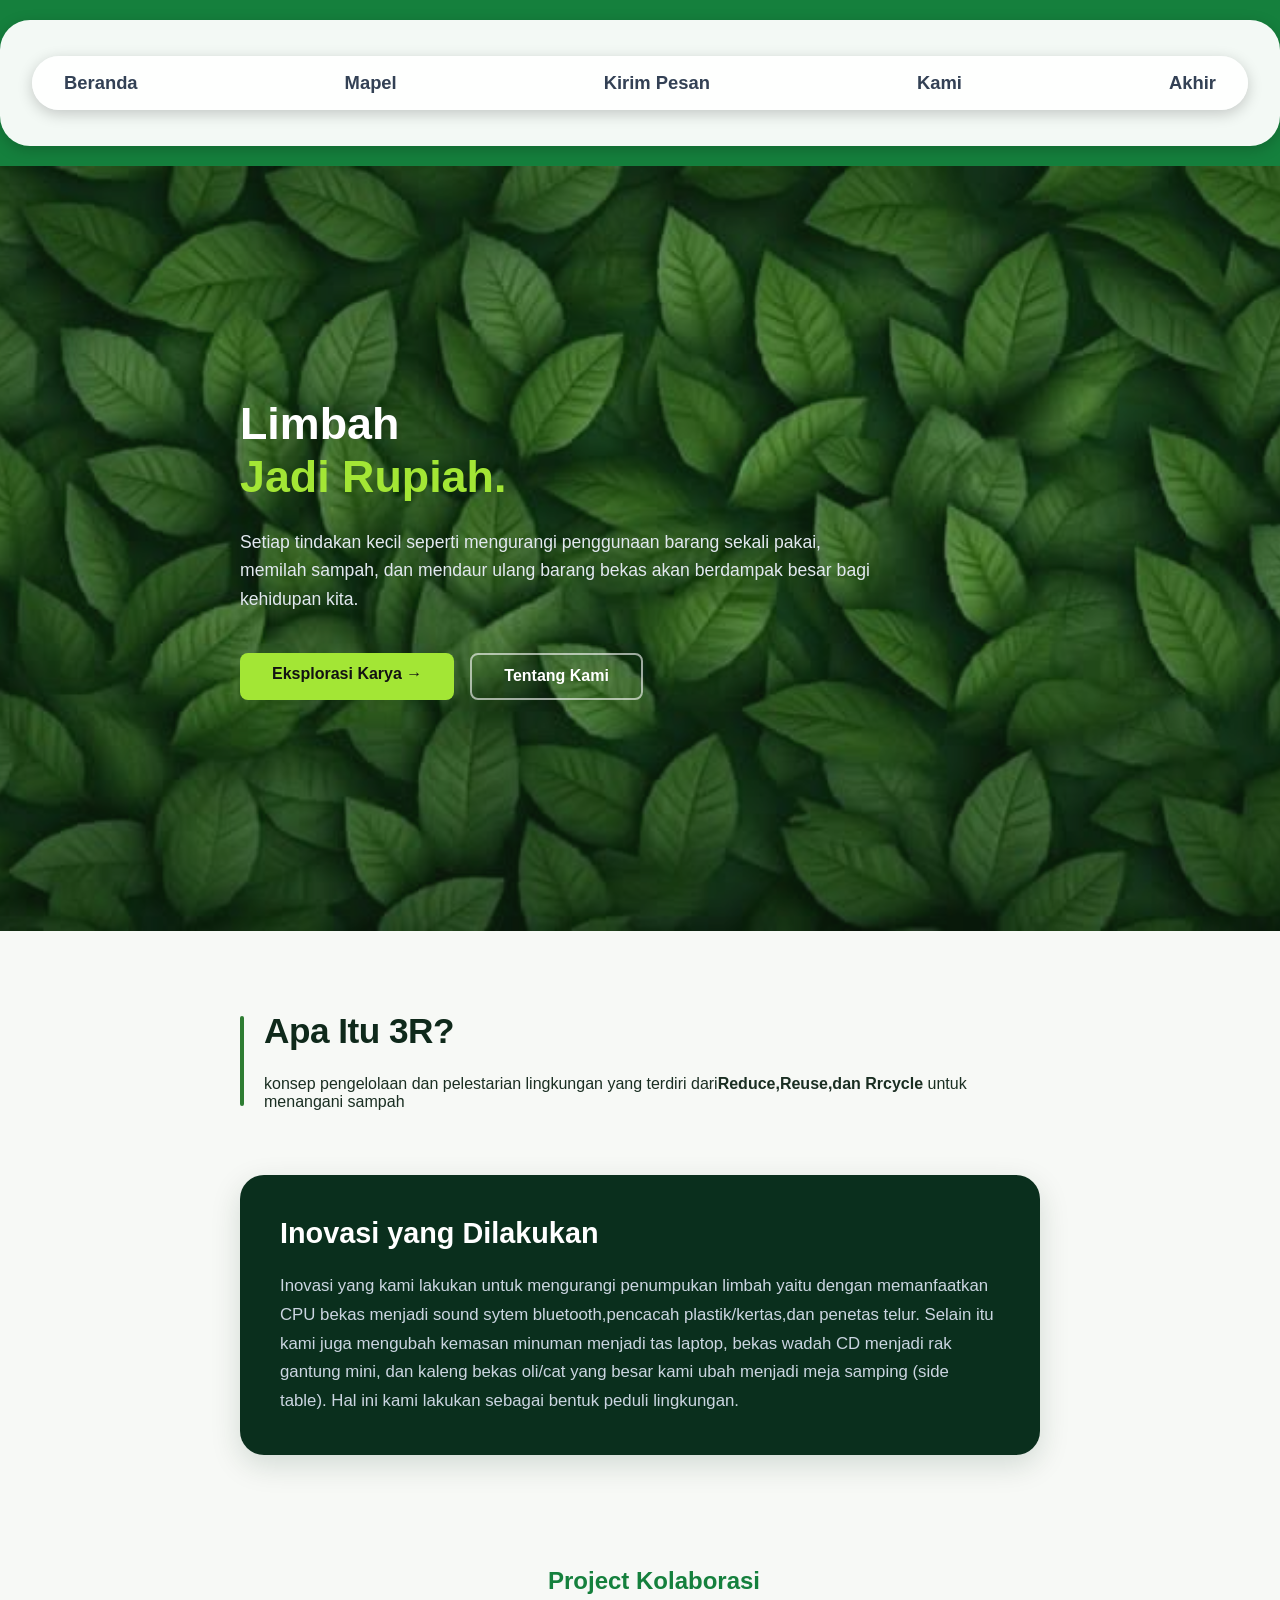
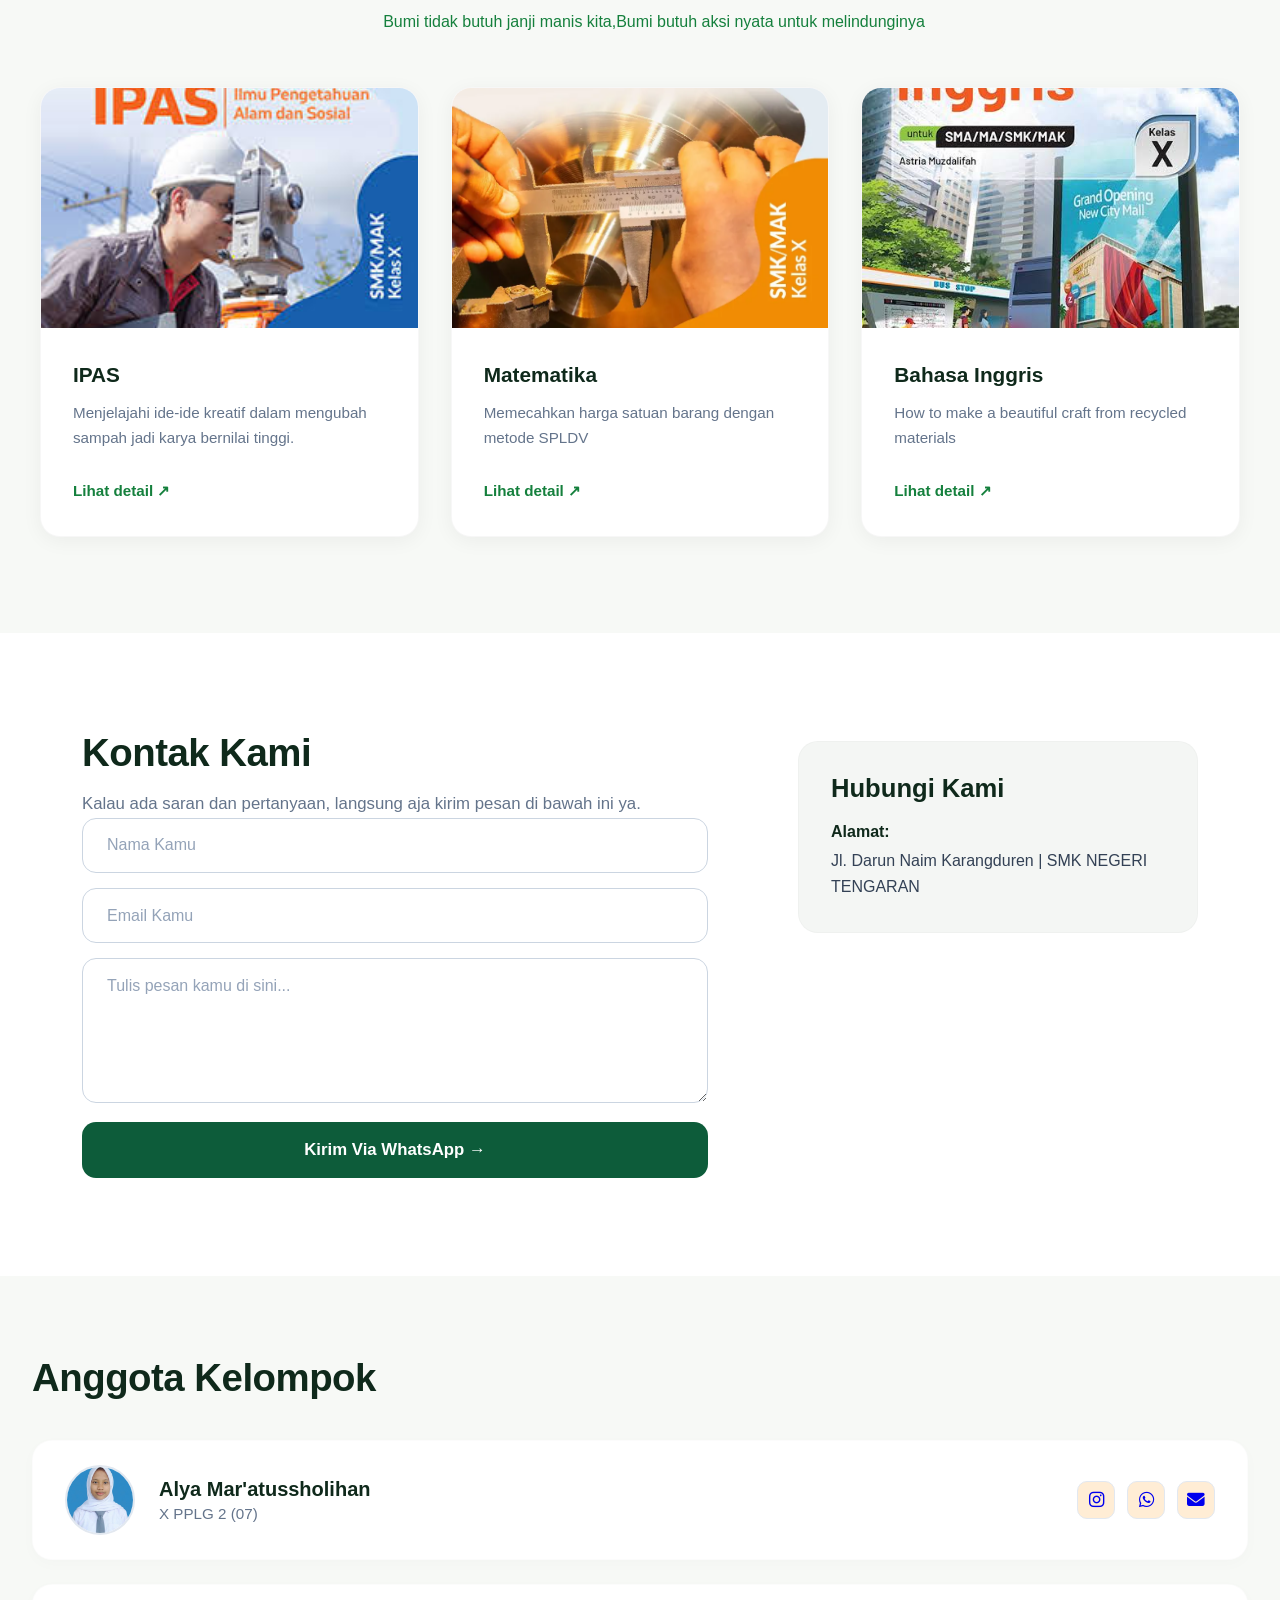
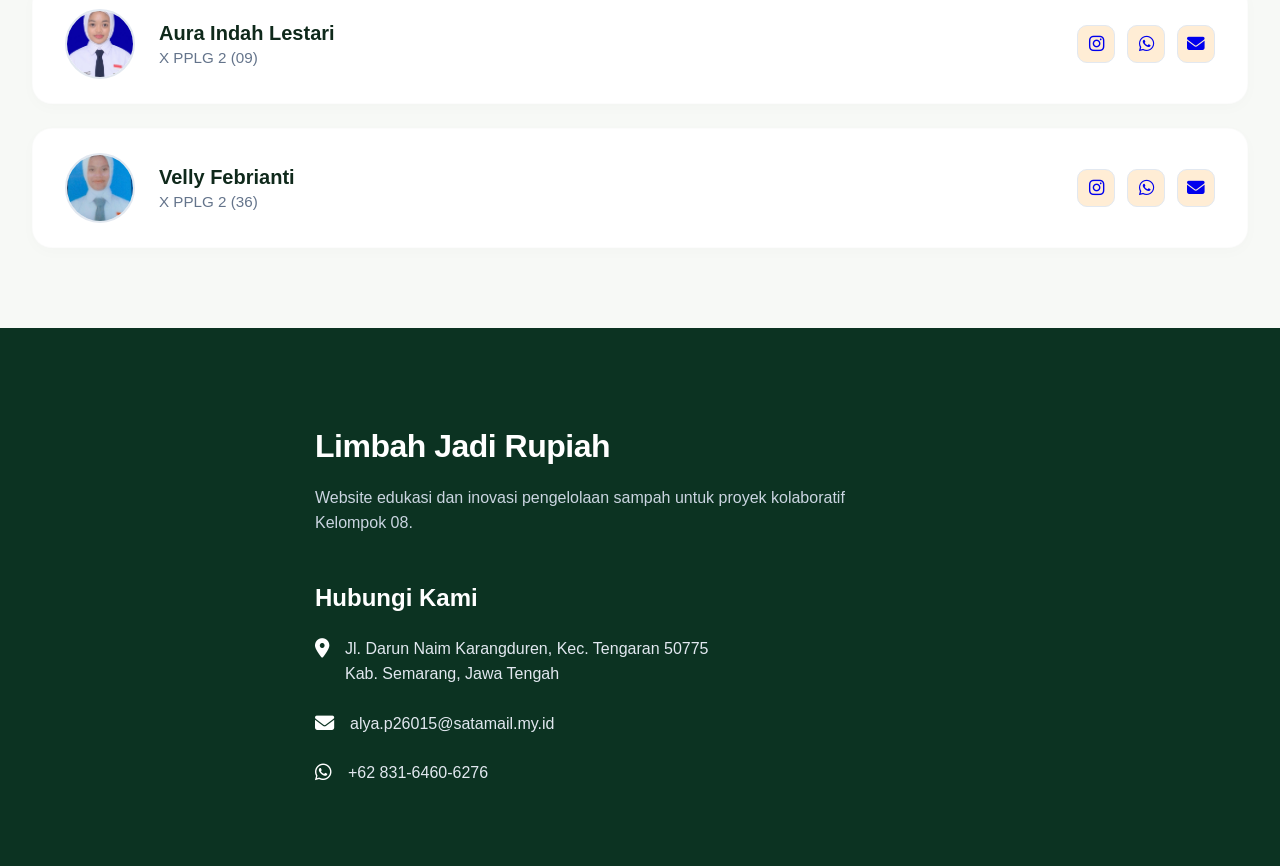
<file: index.html>
<!DOCTYPE html>
<html lang="id">
<head>
    <meta charset="UTF-8">
    <meta name="viewport" content="width=device-width, initial-scale=1.0">
    <title>JadiRupiah- EcoCycle</title>
    <link rel="stylesheet" href="style.css">
    <link rel="stylesheet" href="https://cdnjs.cloudflare.com/ajax/libs/font-awesome/6.7.2/css/all.min.css">
</head>
<body>

    <!-- Header / Navigasi -->
    <header class="navbar" id="beranda">
            
                <!-- Daftar Link Menu -->
                <nav class="navbar">
                    <a href="#beranda" class="popup-item">Beranda</a>
                    <a href="#mapel" class="popup-item">Mapel </a>
                    <a href="#kontak" class="popup-item">Kirim Pesan</a>
                    <a href="#datadiri" class="popup-item">Kami</a>
                    <a href="#akhir" class="popup-item">Akhir</a>
                </nav>
   </header>

    <!-- Hero Section -->
    <section class="hero-section">
        <div class="hero-overlay"></div>
        <div class="hero-content">
            
            <h1 class="hero-title">
                Limbah<br>
                <span class="highlight-text">Jadi Rupiah.</span>
            </h1>

            <p class="hero-description">Setiap tindakan kecil seperti mengurangi penggunaan barang sekali pakai, memilah sampah, dan mendaur ulang barang bekas akan berdampak besar bagi kehidupan kita.</p>

            <div class="hero-buttons">
                <a href="ipas.html" class="btn btn-primary">Eksplorasi Karya &rarr;</a>
                <a href="#datadiri" class="btn btn-secondary">Tentang Kami</a>
            </div>

        </div>
    </section>

    <!-- Section Permasalahan & Solusi -->
    <section class="content-section">
        <div class="container">
            
            <!-- Blok Permasalahan Utama -->
            <div class="problem-block">
                <h2 class="section-title">Apa Itu 3R?</h2>
                <p class="problem-text">
                 <p>konsep pengelolaan dan pelestarian lingkungan yang terdiri dari<strong>Reduce,Reuse,dan Rrcycle</strong> untuk menangani sampah</p>   
                </p>
            </div>

            <!-- Blok Analisis Penyelesaian Masalah -->
            <div class="solution-card">
                <h3 class="card-title">Inovasi yang Dilakukan</h3>
                <p class="card-text">
                   Inovasi yang kami lakukan untuk mengurangi penumpukan limbah yaitu dengan memanfaatkan CPU bekas menjadi sound sytem bluetooth,pencacah plastik/kertas,dan penetas telur. Selain itu kami juga mengubah kemasan minuman menjadi tas laptop, bekas wadah CD menjadi rak gantung mini, dan kaleng bekas oli/cat yang besar kami ubah menjadi meja samping (side table). Hal ini kami lakukan sebagai bentuk peduli lingkungan.
                </p>
            </div>

        </div>
    </section>

    <!-- Section Galeri Karya -->
    <section class="gallery-section" id="mapel">
        <div class="gallery-container">
            
            <!-- Header Galeri -->
            <div class="gallery-header">
                <h1>Project Kolaborasi</h1>
                <br>
                <p>Bumi tidak butuh janji manis kita,Bumi butuh aksi nyata untuk melindunginya</p>
            </div>

            <!-- Grid Layout -->
            <div class="gallery-grid">
                
                
                <div class="card">
                    <div class="card-image-wrapper">
                        <img src="IPAS.jpg" alt="IPAS" class="card-image">
                    </div>
                    <div class="card-body">
                        <h4 class="card-item-title">IPAS</h4>
                        <p class="card-item-text">Menjelajahi ide-ide kreatif dalam mengubah sampah jadi karya bernilai tinggi.</p>
                        <a href="ipas.html" class="card-link">Lihat detail &nearr;</a>
                    </div>
                </div>

                
                <div class="card">
                    <div class="card-image-wrapper">
                        <img src="MATEMATIKA.webp" alt="MATEMATIKA" class="card-image">
                    </div>
                    <div class="card-body">
                        <h4 class="card-item-title">Matematika</h4>
                        <p class="card-item-text">Memecahkan harga satuan barang dengan metode SPLDV</p>
                        <a href="mtk.html" class="card-link">Lihat detail &nearr;</a>
                    </div>
                </div>

                
                <div class="card">
                    <div class="card-image-wrapper">
                        <img src="BAHASA INGGRIS.jpg" alt="BAHASA INGGRIS" class="card-image">
                    </div>
                    <div class="card-body">
                        <h4 class="card-item-title">Bahasa Inggris</h4>
                        <p class="card-item-text">How to make a beautiful craft from recycled materials</p>
                        <a href="inggris.html" class="card-link">Lihat detail &nearr;</a>
                    </div>
                </div>
        </div>
    </section>


    <!-- Section Kontak Kami -->
    
    <section class="contact-section">
        <div class="container-sejajar">
          <div class="kolom-kiri">  
            <!-- Judul Deskripsi -->
            <div class="contact-header">
                <h2 class="contact-title">Kontak Kami</h2>
                <p class="contact-subtitle">Kalau ada saran dan pertanyaan, langsung aja kirim pesan di bawah ini ya.</p>
            </div>

            <!-- Formulir Kontak -->
            <form class="form-kontak" id="kontak">
                <div class="form-group">
                    <input type="text" id="name" placeholder="Nama Kamu" required class="form-input">
                </div>
                
                <div class="form-group">
                    <input type="email" id="email" placeholder="Email Kamu" required class="form-input">
                </div>
                
                <div class="form-group">
                    <textarea id="message" rows="6" placeholder="Tulis pesan kamu di sini..." required class="form-input textarea-input"></textarea>
                </div>
                <a href="https://wa.link/bvyb93" class="btn-kirim">Kirim Via WhatsApp &rarr;</a>
                </button>
                </form>
              </div>

            <!-- Informasi Kontak Tambahan -->
            <div class="kolom-kanan">
            <div class="info-card">
                <h3 class="info-title">Hubungi Kami</h3>
                <div class="info-item">
                    <strong>Alamat:</strong>
                    <p>Jl. Darun Naim Karangduren | SMK NEGERI TENGARAN</p>
                </div>
            </div>
            </div>
        </div>
    </section>

    <!-- Section Anggota Kelompok -->
    <section class="team-section" id="datadiri">
        <div class="team-container">
            
            <h2 class="team-section-title">Anggota Kelompok</h2>

            <div class="team-list">
                
                <!-- Anggota 1 -->
                <div class="member-card">
                    <div class="member-info">
                        <div class="avatar-wrapper">
                            <!-- Ganti placeholder.jpg dengan foto asli -->
                            <img src="alyamar.jpg" alt="Alya Mar'atussholihan" class="member-avatar">
                        </div>
                        <div class="member-detail">
                            <h4 class="member-name">Alya Mar'atussholihan</h4>
                            <p class="member-class">X PPLG 2 (07)</p>
                        </div>
                    </div>
                    <div class="member-socials">
                        <a href="https://www.instagram.com/allyeeyys?rpxt=ZHNoNG5jMzJnc3Jv" class="social-icon" aria-label="Instagram" target="_blank">
                        <i class="fab fa-instagram"></i></a>
                        <a href="https://wa.link/683gnc" class="social-icon" aria-label="WhatsApp"> <i class="fab fa-whatsapp"></i></a>
                        <a href="mailto:alya.p26015@satamail.may.id" class="social-icon" aria-label="Email"><i class="fas fa-envelope"></i></a>
                    </div>
                </div>

                <!-- Anggota 2 -->
                <div class="member-card">
                    <div class="member-info">
                        <div class="avatar-wrapper">
                            <img src="auraindah.jpg" alt="Aura Indah Lestari" class="member-avatar">
                        </div>
                        <div class="member-detail">
                            <h4 class="member-name">Aura Indah Lestari</h4>
                            <p class="member-class">X PPLG 2 (09)</p>
                        </div>
                    </div>
                    <div class="member-socials">
                        <a href="https://www.instagram.com/aurindhlstr_?rpxt=aTluaGZzZTNka2t0" class="social-icon" aria-label="Instagram"><i class="fab fa-instagram"></i></a>
                        <a href="https://wa.link/bvyb93" class="social-icon" aria-label="WhatsApp"><i class="fab fa-whatsapp"></i></a>
                        <a href="mailto:aura.p26031@satamail.may.id" class="social-icon" aria-label="Email"><i class="fas fa-envelope"></i></a>
                    </div>
                </div>

                <!-- Anggota 3 -->
                <div class="member-card">
                    <div class="member-info">
                        <div class="avatar-wrapper">
                            <img src="VELLY.jpeg" alt="Velly Febrianti" class="member-avatar">
                        </div>
                        <div class="member-detail">
                            <h4 class="member-name">Velly Febrianti</h4>
                            <p class="member-class">X PPLG 2 (36)</p>
                        </div>
                    </div>
                    <div class="member-socials">
                        <a href="https://www.instagram.com/vellzz48?xtok=bDFvdmV5bmt6cml3" class="social-icon" aria-label="Instagram">
                        <i class="fab fa-instagram"></i></a>
                        <a href="https://wa.me/62895383135930" class="social-icon" aria-label="WhatsApp"><i class="fab fa-whatsapp"></i></a>
                        <a href="mailto:velly.p26136@satamail.may.id" class="social-icon" aria-label="Email"><i class="fas fa-envelope"></i></a>
                    </div>
                </div>

            </div>

        </div>
    </section>

    <!-- Footer Section -->
    <footer class="site-footer" id="akhir">
        <div class="footer-container">
            
            <!-- Identitas Website -->
            <div class="footer-brand">
                <div class="footer-logo-box">
                    
                </div>
                <h3 class="footer-brand-title">Limbah Jadi Rupiah</h3>
                <p class="footer-brand-desc">
                    Website edukasi dan inovasi pengelolaan sampah untuk proyek kolaboratif Kelompok 08.
                </p>
            </div>

            <!-- Informasi Kontak Lengkap -->
            <div class="footer-contact">
                <h4 class="footer-section-heading">Hubungi Kami</h4>
                <ul class="footer-contact-list">
                    <li class="footer-contact-item">
                        <span class="contact-icon"><i class="fa-solid fa-location-dot"></i></span>
                        <p class="contact-text">Jl. Darun Naim Karangduren, Kec. Tengaran 50775<br>Kab. Semarang, Jawa Tengah</p>
                    </li>
                    <li class="footer-contact-item">
                        <span class="contact-icon"><i class="fas fa-envelope"></i></span>
                        <p class="contact-text"><a href="mailto:alya.p26015@satamail.my.id" class="contact-link">alya.p26015@satamail.my.id</a></p>
                    </li>
                    <li class="footer-contact-item">
                        <span class="contact-icon"><i class="fab fa-whatsapp"></i></span>
                        <p class="contact-text"><a href="https://wa.link/683gnc" target="_blank" class="contact-link">+62 831-6460-6276</a></p>
                    </li>
                </ul>
            </div>

        </div>
    </footer>

</body>
</html>
</file>
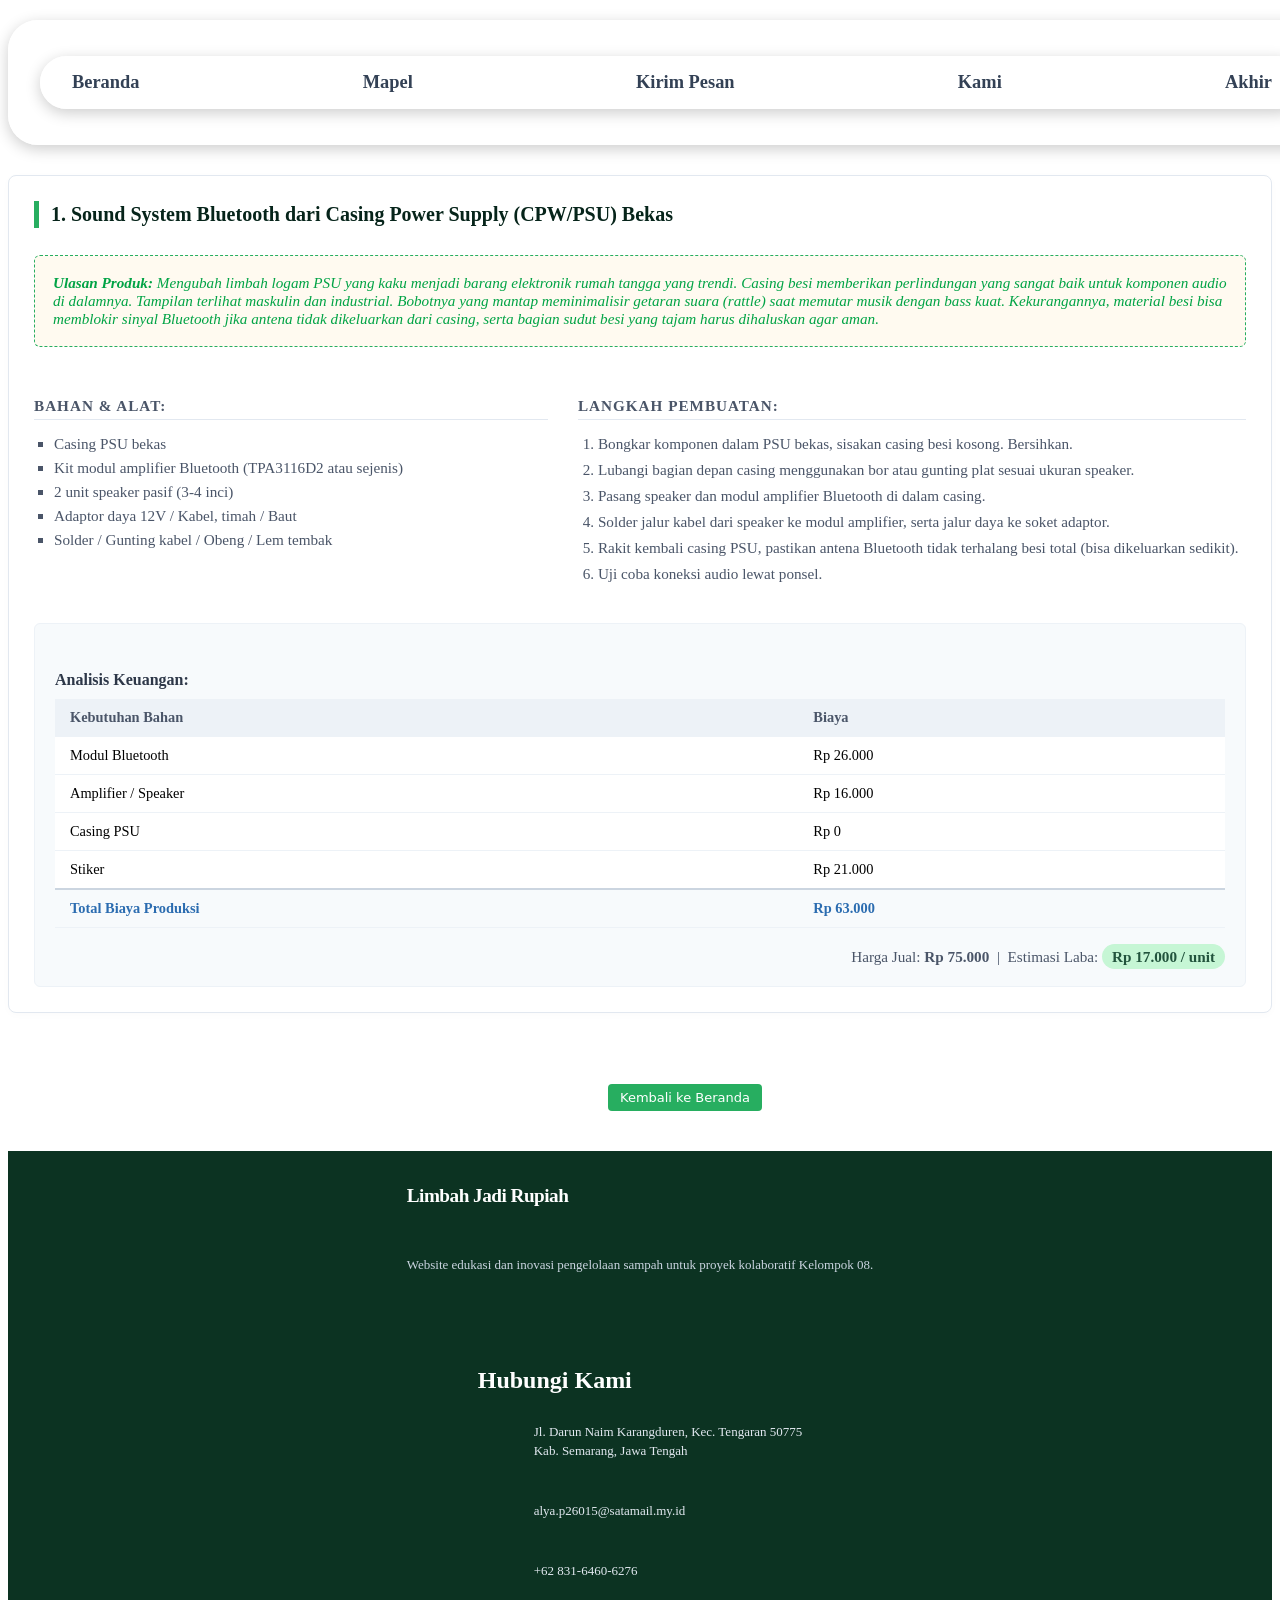
<file: 1.html>
<!DOCTYPE html>
<html lang="en">
<head>
    <meta charset="UTF-8">
    <meta name="viewport" content="width=device-width, initial-scale=1.0">
    <title>Document</title>
    <link rel="stylesheet" href="produk.css" />
</head>
<body>

    <header class="navbar" id="beranda">
            
                <!-- Daftar Link Menu -->
                <nav class="navbar">
                    <a href="#beranda" class="popup-item">Beranda</a>
                    <a href="#mapel" class="popup-item">Mapel </a>
                    <a href="#kontak" class="popup-item">Kirim Pesan</a>
                    <a href="#datadiri" class="popup-item">Kami</a>
                    <a href="#akhir" class="popup-item">Akhir</a>
                </nav>
   </header>

    <!-- KARTU PRODUK 1 -->
            <article class="product-card">
                <h4>1. Sound System Bluetooth dari Casing Power Supply (CPW/PSU) Bekas</h4>
                <p class="review"><strong>Ulasan Produk:</strong> Mengubah limbah logam PSU yang kaku menjadi barang elektronik rumah tangga yang trendi. Casing besi memberikan perlindungan yang sangat baik untuk komponen audio di dalamnya. Tampilan terlihat maskulin dan industrial. Bobotnya yang mantap meminimalisir getaran suara (rattle) saat memutar musik dengan bass kuat. Kekurangannya, material besi bisa memblokir sinyal Bluetooth jika antena tidak dikeluarkan dari casing, serta bagian sudut besi yang tajam harus dihaluskan agar aman.</p>
                
                <div class="grid-2col">
                    <div>
                        <h5>Bahan & Alat:</h5>
                        <ul class="item-list">
                            <li>Casing PSU bekas</li>
                            <li>Kit modul amplifier Bluetooth (TPA3116D2 atau sejenis)</li>
                            <li>2 unit speaker pasif (3-4 inci)</li>
                            <li>Adaptor daya 12V / Kabel, timah / Baut</li>
                            <li>Solder / Gunting kabel / Obeng / Lem tembak</li>
                        </ul>
                    </div>
                    <div>
                        <h5>Langkah Pembuatan:</h5>
                        <ol class="step-list">
                            <li>Bongkar komponen dalam PSU bekas, sisakan casing besi kosong. Bersihkan.</li>
                            <li>Lubangi bagian depan casing menggunakan bor atau gunting plat sesuai ukuran speaker.</li>
                            <li>Pasang speaker dan modul amplifier Bluetooth di dalam casing.</li>
                            <li>Solder jalur kabel dari speaker ke modul amplifier, serta jalur daya ke soket adaptor.</li>
                            <li>Rakit kembali casing PSU, pastikan antena Bluetooth tidak terhalang besi total (bisa dikeluarkan sedikit).</li>
                            <li>Uji coba koneksi audio lewat ponsel.</li>
                        </ol>
                    </div>
                </div>
                
                <div class="finance-area">
                    <h5>Analisis Keuangan:</h5>
                    <table class="finance-table">
                        <thead>
                            <tr>
                                <th>Kebutuhan Bahan</th>
                                <th>Biaya</th>
                            </tr>
                        </thead>
                        <tbody>
                            <tr><td>Modul Bluetooth</td><td>Rp 26.000</td></tr>
                            <tr><td>Amplifier / Speaker</td><td>Rp 16.000</td></tr>
                            <tr><td>Casing PSU</td><td>Rp 0</td></tr>
                            <tr><td>Stiker</td><td>Rp 21.000</td></tr>
                            <tr class="total-row"><td>Total Biaya Produksi</td><td>Rp 63.000</td></tr>
                        </tbody>
                    </table>
                    <div class="summary-finance">
                        Harga Jual: <strong>Rp 75.000</strong> &nbsp;|&nbsp; Estimasi Laba: <span class="profit-tag">Rp 17.000 / unit</span>
                    </div>
                </div>
            </article>   
        <br>
        <br>
    <a href="ipas.html" class="btn-beranda">Kembali ke Beranda</a>

    <!-- Footer Section -->
    <footer class="site-footer" id="akhir">
        <div class="footer-container">
            
            <!-- Identitas Website -->
            <div class="footer-brand">
                <h3 class="footer-brand-title">Limbah Jadi Rupiah</h3>
                <p class="footer-brand-desc">
                    Website edukasi dan inovasi pengelolaan sampah untuk proyek kolaboratif Kelompok 08.
                </p>
            </div>

            <!-- Informasi Kontak Lengkap -->
            <div class="footer-contact">
                <h4 class="footer-section-heading">Hubungi Kami</h4>
                <ul class="footer-contact-list">
                    <li class="footer-contact-item">
                        <span class="contact-icon"><i class="fa-solid fa-location-dot"></i></span>
                        <p class="contact-text">Jl. Darun Naim Karangduren, Kec. Tengaran 50775<br>Kab. Semarang, Jawa Tengah</p>
                    </li>
                    <li class="footer-contact-item">
                        <span class="contact-icon"><i class="fas fa-envelope"></i></span>
                        <p class="contact-text"><a href="mailto:alya.p26015@satamail.my.id" class="contact-link">alya.p26015@satamail.my.id</a></p>
                    </li>
                    <li class="footer-contact-item">
                        <span class="contact-icon"><i class="fab fa-whatsapp"></i></span>
                        <p class="contact-text"><a href="https://wa.link/683gnc" target="_blank" class="contact-link">+62 831-6460-6276</a></p>
                    </li>
                </ul>
            </div>
        </div>
    </footer>
</body>
</html>
</file>
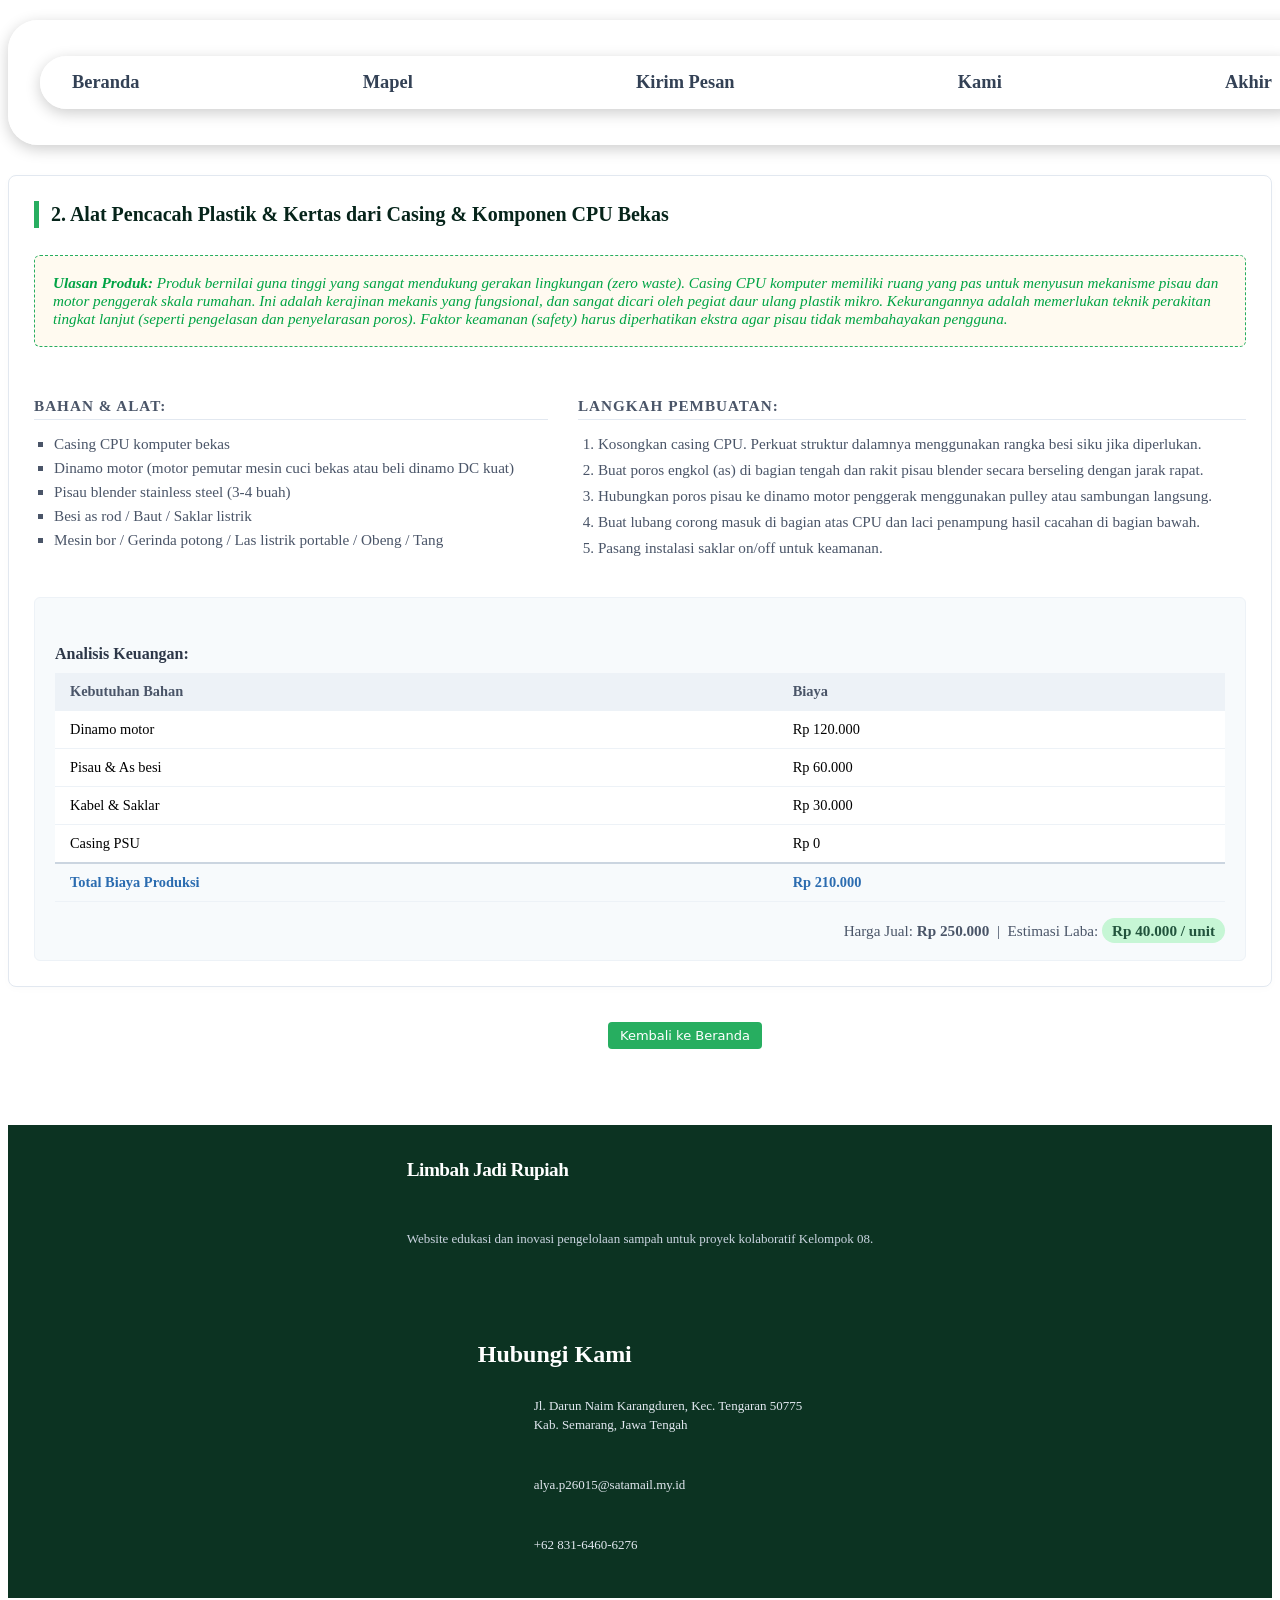
<file: 2.html>
<!DOCTYPE html>
<html lang="en">
<head>
    <meta charset="UTF-8">
    <meta name="viewport" content="width=device-width, initial-scale=1.0">
    <title>Document</title>
    <link rel="stylesheet" href="produk.css" />
</head>
<body>

    <header class="navbar" id="beranda">
            
                <!-- Daftar Link Menu -->
                <nav class="navbar">
                    <a href="#beranda" class="popup-item">Beranda</a>
                    <a href="#mapel" class="popup-item">Mapel </a>
                    <a href="#kontak" class="popup-item">Kirim Pesan</a>
                    <a href="#datadiri" class="popup-item">Kami</a>
                    <a href="#akhir" class="popup-item">Akhir</a>
                </nav>
   </header>

   <!-- KARTU PRODUK 2 -->
            <article class="product-card">
                <h4>2. Alat Pencacah Plastik & Kertas dari Casing & Komponen CPU Bekas</h4>
                <p class="review"><strong>Ulasan Produk:</strong> Produk bernilai guna tinggi yang sangat mendukung gerakan lingkungan (zero waste). Casing CPU komputer memiliki ruang yang pas untuk menyusun mekanisme pisau dan motor penggerak skala rumahan. Ini adalah kerajinan mekanis yang fungsional, dan sangat dicari oleh pegiat daur ulang plastik mikro. Kekurangannya adalah memerlukan teknik perakitan tingkat lanjut (seperti pengelasan dan penyelarasan poros). Faktor keamanan (safety) harus diperhatikan ekstra agar pisau tidak membahayakan pengguna.</p>
                
                <div class="grid-2col">
                    <div>
                        <h5>Bahan & Alat:</h5>
                        <ul class="item-list">
                            <li>Casing CPU komputer bekas</li>
                            <li>Dinamo motor (motor pemutar mesin cuci bekas atau beli dinamo DC kuat)</li>
                            <li>Pisau blender stainless steel (3-4 buah)</li>
                            <li>Besi as rod / Baut / Saklar listrik</li>
                            <li>Mesin bor / Gerinda potong / Las listrik portable / Obeng / Tang</li>
                        </ul>
                    </div>
                    <div>
                        <h5>Langkah Pembuatan:</h5>
                        <ol class="step-list">
                            <li>Kosongkan casing CPU. Perkuat struktur dalamnya menggunakan rangka besi siku jika diperlukan.</li>
                            <li>Buat poros engkol (as) di bagian tengah dan rakit pisau blender secara berseling dengan jarak rapat.</li>
                            <li>Hubungkan poros pisau ke dinamo motor penggerak menggunakan pulley atau sambungan langsung.</li>
                            <li>Buat lubang corong masuk di bagian atas CPU dan laci penampung hasil cacahan di bagian bawah.</li>
                            <li>Pasang instalasi saklar on/off untuk keamanan.</li>
                        </ol>
                    </div>
                </div>
                
                <div class="finance-area">
                    <h5>Analisis Keuangan:</h5>
                    <table class="finance-table">
                        <thead>
                            <tr>
                                <th>Kebutuhan Bahan</th>
                                <th>Biaya</th>
                            </tr>
                        </thead>
                        <tbody>
                            <tr><td>Dinamo motor</td><td>Rp 120.000</td></tr>
                            <tr><td>Pisau & As besi</td><td>Rp 60.000</td></tr>
                            <tr><td>Kabel & Saklar</td><td>Rp 30.000</td></tr>
                            <tr><td>Casing PSU</td><td>Rp 0</td></tr>
                            <tr class="total-row"><td>Total Biaya Produksi</td><td>Rp 210.000</td></tr>
                        </tbody>
                    </table>
                    <div class="summary-finance">
                        Harga Jual: <strong>Rp 250.000</strong> &nbsp;|&nbsp; Estimasi Laba: <span class="profit-tag">Rp 40.000 / unit</span>
                    </div>
                </div>
                
            </article>

            <a href="ipas.html" class="btn-beranda">Kembali ke Beranda</a>
            <br>
    <br>
    <br>
    <!-- Footer Section -->
    <footer class="site-footer" id="akhir">
        <div class="footer-container">
            
            <!-- Identitas Website -->
            <div class="footer-brand">
                <h3 class="footer-brand-title">Limbah Jadi Rupiah</h3>
                <p class="footer-brand-desc">
                    Website edukasi dan inovasi pengelolaan sampah untuk proyek kolaboratif Kelompok 08.
                </p>
            </div>

            <!-- Informasi Kontak Lengkap -->
            <div class="footer-contact">
                <h4 class="footer-section-heading">Hubungi Kami</h4>
                <ul class="footer-contact-list">
                    <li class="footer-contact-item">
                        <span class="contact-icon"><i class="fa-solid fa-location-dot"></i></span>
                        <p class="contact-text">Jl. Darun Naim Karangduren, Kec. Tengaran 50775<br>Kab. Semarang, Jawa Tengah</p>
                    </li>
                    <li class="footer-contact-item">
                        <span class="contact-icon"><i class="fas fa-envelope"></i></span>
                        <p class="contact-text"><a href="mailto:alya.p26015@satamail.my.id" class="contact-link">alya.p26015@satamail.my.id</a></p>
                    </li>
                    <li class="footer-contact-item">
                        <span class="contact-icon"><i class="fab fa-whatsapp"></i></span>
                        <p class="contact-text"><a href="https://wa.link/683gnc" target="_blank" class="contact-link">+62 831-6460-6276</a></p>
                    </li>
                </ul>
            </div>

        </div>
    </footer>
</body>
</html>
</file>
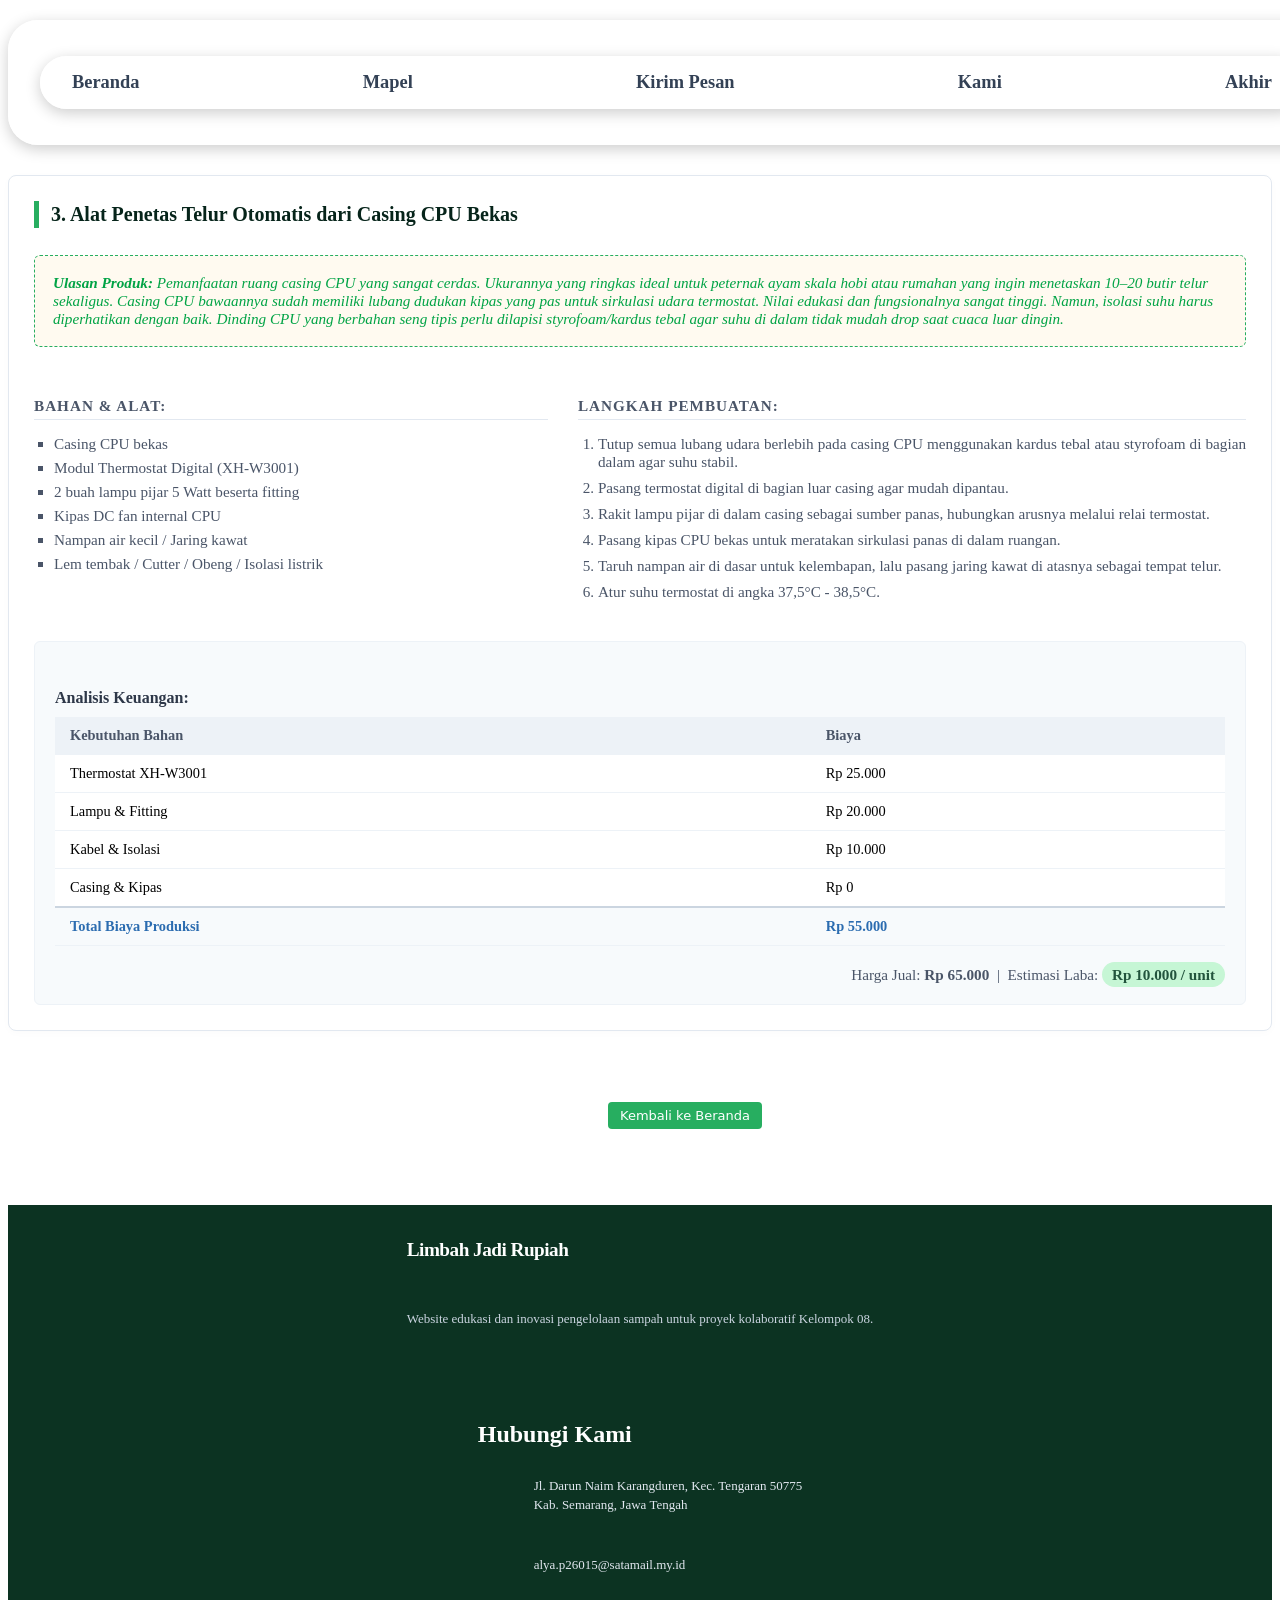
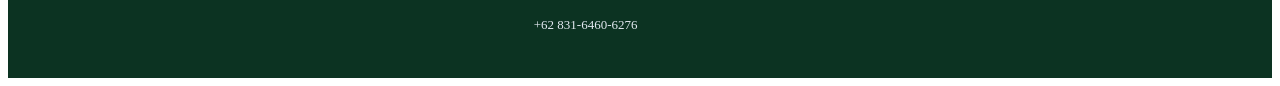
<file: 3.html>
<!DOCTYPE html>
<html lang="en">
<head>
    <meta charset="UTF-8">
    <meta name="viewport" content="width=device-width, initial-scale=1.0">
    <title>Document</title>
    <link rel="stylesheet" href="produk.css" />
</head>
<body>

    <header class="navbar" id="beranda">
            
                <!-- Daftar Link Menu -->
                <nav class="navbar">
                    <a href="#beranda" class="popup-item">Beranda</a>
                    <a href="#mapel" class="popup-item">Mapel </a>
                    <a href="#kontak" class="popup-item">Kirim Pesan</a>
                    <a href="#datadiri" class="popup-item">Kami</a>
                    <a href="#akhir" class="popup-item">Akhir</a>
                </nav>
   </header>

   <!-- KARTU PRODUK 3 -->
            <article class="product-card">
                <h4>3. Alat Penetas Telur Otomatis dari Casing CPU Bekas</h4>
                <p class="review"><strong>Ulasan Produk:</strong> Pemanfaatan ruang casing CPU yang sangat cerdas. Ukurannya yang ringkas ideal untuk peternak ayam skala hobi atau rumahan yang ingin menetaskan 10–20 butir telur sekaligus. Casing CPU bawaannya sudah memiliki lubang dudukan kipas yang pas untuk sirkulasi udara termostat. Nilai edukasi dan fungsionalnya sangat tinggi. Namun, isolasi suhu harus diperhatikan dengan baik. Dinding CPU yang berbahan seng tipis perlu dilapisi styrofoam/kardus tebal agar suhu di dalam tidak mudah drop saat cuaca luar dingin.</p>
                
                <div class="grid-2col">
                    <div>
                        <h5>Bahan & Alat:</h5>
                        <ul class="item-list">
                            <li>Casing CPU bekas</li>
                            <li>Modul Thermostat Digital (XH-W3001)</li>
                            <li>2 buah lampu pijar 5 Watt beserta fitting</li>
                            <li>Kipas DC fan internal CPU</li>
                            <li>Nampan air kecil / Jaring kawat</li>
                            <li>Lem tembak / Cutter / Obeng / Isolasi listrik</li>
                        </ul>
                    </div>
                    <div>
                        <h5>Langkah Pembuatan:</h5>
                        <ol class="step-list">
                            <li>Tutup semua lubang udara berlebih pada casing CPU menggunakan kardus tebal atau styrofoam di bagian dalam agar suhu stabil.</li>
                            <li>Pasang termostat digital di bagian luar casing agar mudah dipantau.</li>
                            <li>Rakit lampu pijar di dalam casing sebagai sumber panas, hubungkan arusnya melalui relai termostat.</li>
                            <li>Pasang kipas CPU bekas untuk meratakan sirkulasi panas di dalam ruangan.</li>
                            <li>Taruh nampan air di dasar untuk kelembapan, lalu pasang jaring kawat di atasnya sebagai tempat telur.</li>
                            <li>Atur suhu termostat di angka 37,5°C - 38,5°C.</li>
                        </ol>
                    </div>
                </div>
                
                <div class="finance-area">
                    <h5>Analisis Keuangan:</h5>
                    <table class="finance-table">
                        <thead>
                            <tr>
                                <th>Kebutuhan Bahan</th>
                                <th>Biaya</th>
                            </tr>
                        </thead>
                        <tbody>
                            <tr><td>Thermostat XH-W3001</td><td>Rp 25.000</td></tr>
                            <tr><td>Lampu & Fitting</td><td>Rp 20.000</td></tr>
                            <tr><td>Kabel & Isolasi</td><td>Rp 10.000</td></tr>
                            <tr><td>Casing & Kipas</td><td>Rp 0</td></tr>
                            <tr class="total-row"><td>Total Biaya Produksi</td><td>Rp 55.000</td></tr>
                        </tbody>
                    </table>
                    <div class="summary-finance">
                        Harga Jual: <strong>Rp 65.000</strong> &nbsp;|&nbsp; Estimasi Laba: <span class="profit-tag">Rp 10.000 / unit</span>
                    </div>
                </div>
                </article>
                <br>
                <br>
                 <a href="ipas.html" class="btn-beranda">Kembali ke Beranda</a>
                <br>
    <br>
    <br>
    <!-- Footer Section -->
    <footer class="site-footer" id="akhir">
        <div class="footer-container">
            
            <!-- Identitas Website -->
            <div class="footer-brand">
                <h3 class="footer-brand-title">Limbah Jadi Rupiah</h3>
                <p class="footer-brand-desc">
                    Website edukasi dan inovasi pengelolaan sampah untuk proyek kolaboratif Kelompok 08.
                </p>
            </div>

            <!-- Informasi Kontak Lengkap -->
            <div class="footer-contact">
                <h4 class="footer-section-heading">Hubungi Kami</h4>
                <ul class="footer-contact-list">
                    <li class="footer-contact-item">
                        <span class="contact-icon"><i class="fa-solid fa-location-dot"></i></span>
                        <p class="contact-text">Jl. Darun Naim Karangduren, Kec. Tengaran 50775<br>Kab. Semarang, Jawa Tengah</p>
                    </li>
                    <li class="footer-contact-item">
                        <span class="contact-icon"><i class="fas fa-envelope"></i></span>
                        <p class="contact-text"><a href="mailto:alya.p26015@satamail.my.id" class="contact-link">alya.p26015@satamail.my.id</a></p>
                    </li>
                    <li class="footer-contact-item">
                        <span class="contact-icon"><i class="fab fa-whatsapp"></i></span>
                        <p class="contact-text"><a href="https://wa.link/683gnc" target="_blank" class="contact-link">+62 831-6460-6276</a></p>
                    </li>
                </ul>
            </div>

        </div>
    </footer>
</body>
</html>
</file>
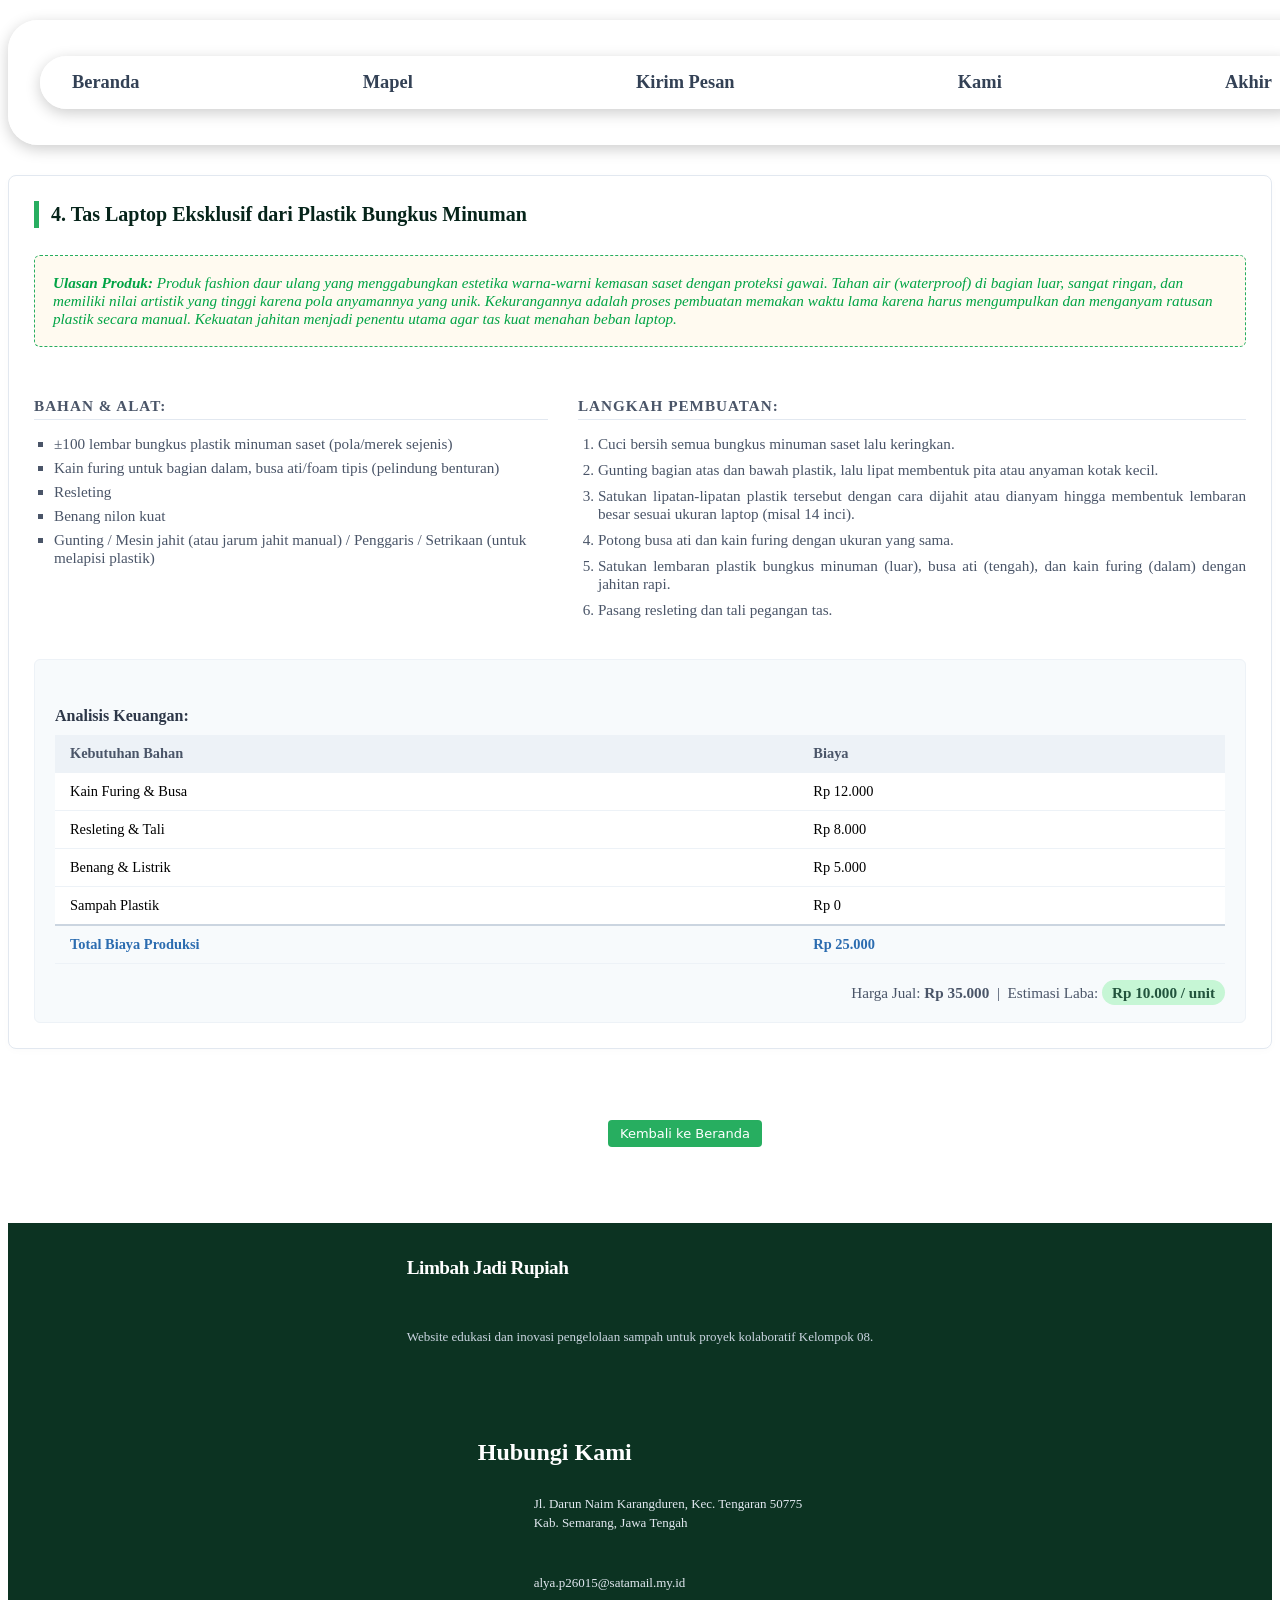
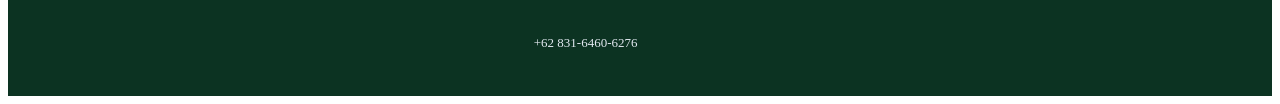
<file: 4.html>
<!DOCTYPE html>
<html lang="en">
<head>
    <meta charset="UTF-8">
    <meta name="viewport" content="width=device-width, initial-scale=1.0">
    <title>Document</title>
    <link rel="stylesheet" href="produk.css" />
</head>
<body>

    <header class="navbar" id="beranda">
            
                <!-- Daftar Link Menu -->
                <nav class="navbar">
                    <a href="#beranda" class="popup-item">Beranda</a>
                    <a href="#mapel" class="popup-item">Mapel </a>
                    <a href="#kontak" class="popup-item">Kirim Pesan</a>
                    <a href="#datadiri" class="popup-item">Kami</a>
                    <a href="#akhir" class="popup-item">Akhir</a>
                </nav>
   </header>

   <!-- KARTU PRODUK 4 -->
            <article class="product-card">
                <h4>4. Tas Laptop Eksklusif dari Plastik Bungkus Minuman</h4>
                <p class="review"><strong>Ulasan Produk:</strong> Produk fashion daur ulang yang menggabungkan estetika warna-warni kemasan saset dengan proteksi gawai. Tahan air (waterproof) di bagian luar, sangat ringan, dan memiliki nilai artistik yang tinggi karena pola anyamannya yang unik. Kekurangannya adalah proses pembuatan memakan waktu lama karena harus mengumpulkan dan menganyam ratusan plastik secara manual. Kekuatan jahitan menjadi penentu utama agar tas kuat menahan beban laptop.</p>
                
                <div class="grid-2col">
                    <div>
                        <h5>Bahan & Alat:</h5>
                        <ul class="item-list">
                            <li>±100 lembar bungkus plastik minuman saset (pola/merek sejenis)</li>
                            <li>Kain furing untuk bagian dalam, busa ati/foam tipis (pelindung benturan)</li>
                            <li>Resleting</li>
                            <li>Benang nilon kuat</li>
                            <li>Gunting / Mesin jahit (atau jarum jahit manual) / Penggaris / Setrikaan (untuk melapisi plastik)</li>
                        </ul>
                    </div>
                    <div>
                        <h5>Langkah Pembuatan:</h5>
                        <ol class="step-list">
                            <li>Cuci bersih semua bungkus minuman saset lalu keringkan.</li>
                            <li>Gunting bagian atas dan bawah plastik, lalu lipat membentuk pita atau anyaman kotak kecil.</li>
                            <li>Satukan lipatan-lipatan plastik tersebut dengan cara dijahit atau dianyam hingga membentuk lembaran besar sesuai ukuran laptop (misal 14 inci).</li>
                            <li>Potong busa ati dan kain furing dengan ukuran yang sama.</li>
                            <li>Satukan lembaran plastik bungkus minuman (luar), busa ati (tengah), dan kain furing (dalam) dengan jahitan rapi.</li>
                            <li>Pasang resleting dan tali pegangan tas.</li>
                        </ol>
                    </div>
                </div>
                
                <div class="finance-area">
                    <h5>Analisis Keuangan:</h5>
                    <table class="finance-table">
                        <thead>
                            <tr>
                                <th>Kebutuhan Bahan</th>
                                <th>Biaya</th>
                            </tr>
                        </thead>
                        <tbody>
                            <tr><td>Kain Furing & Busa</td><td>Rp 12.000</td></tr>
                            <tr><td>Resleting & Tali</td><td>Rp 8.000</td></tr>
                            <tr><td>Benang & Listrik</td><td>Rp 5.000</td></tr>
                            <tr><td>Sampah Plastik</td><td>Rp 0</td></tr>
                            <tr class="total-row"><td>Total Biaya Produksi</td><td>Rp 25.000</td></tr>
                        </tbody>
                    </table>
                    <div class="summary-finance">
                        Harga Jual: <strong>Rp 35.000</strong> &nbsp;|&nbsp; Estimasi Laba: <span class="profit-tag">Rp 10.000 / unit</span>
                    </div>
                </div>
            </article> 

            <br>
                <br>
                 <a href="ipas.html" class="btn-beranda">Kembali ke Beranda</a>
                 <br>
    <br>
    <br>
    <!-- Footer Section -->
    <footer class="site-footer" id="akhir">
        <div class="footer-container">
            
            <!-- Identitas Website -->
            <div class="footer-brand">
                <h3 class="footer-brand-title">Limbah Jadi Rupiah</h3>
                <p class="footer-brand-desc">
                    Website edukasi dan inovasi pengelolaan sampah untuk proyek kolaboratif Kelompok 08.
                </p>
            </div>

            <!-- Informasi Kontak Lengkap -->
            <div class="footer-contact">
                <h4 class="footer-section-heading">Hubungi Kami</h4>
                <ul class="footer-contact-list">
                    <li class="footer-contact-item">
                        <span class="contact-icon"><i class="fa-solid fa-location-dot"></i></span>
                        <p class="contact-text">Jl. Darun Naim Karangduren, Kec. Tengaran 50775<br>Kab. Semarang, Jawa Tengah</p>
                    </li>
                    <li class="footer-contact-item">
                        <span class="contact-icon"><i class="fas fa-envelope"></i></span>
                        <p class="contact-text"><a href="mailto:alya.p26015@satamail.my.id" class="contact-link">alya.p26015@satamail.my.id</a></p>
                    </li>
                    <li class="footer-contact-item">
                        <span class="contact-icon"><i class="fab fa-whatsapp"></i></span>
                        <p class="contact-text"><a href="https://wa.link/683gnc" target="_blank" class="contact-link">+62 831-6460-6276</a></p>
                    </li>
                </ul>
            </div>

        </div>
    </footer>
</body>
</html>
</file>
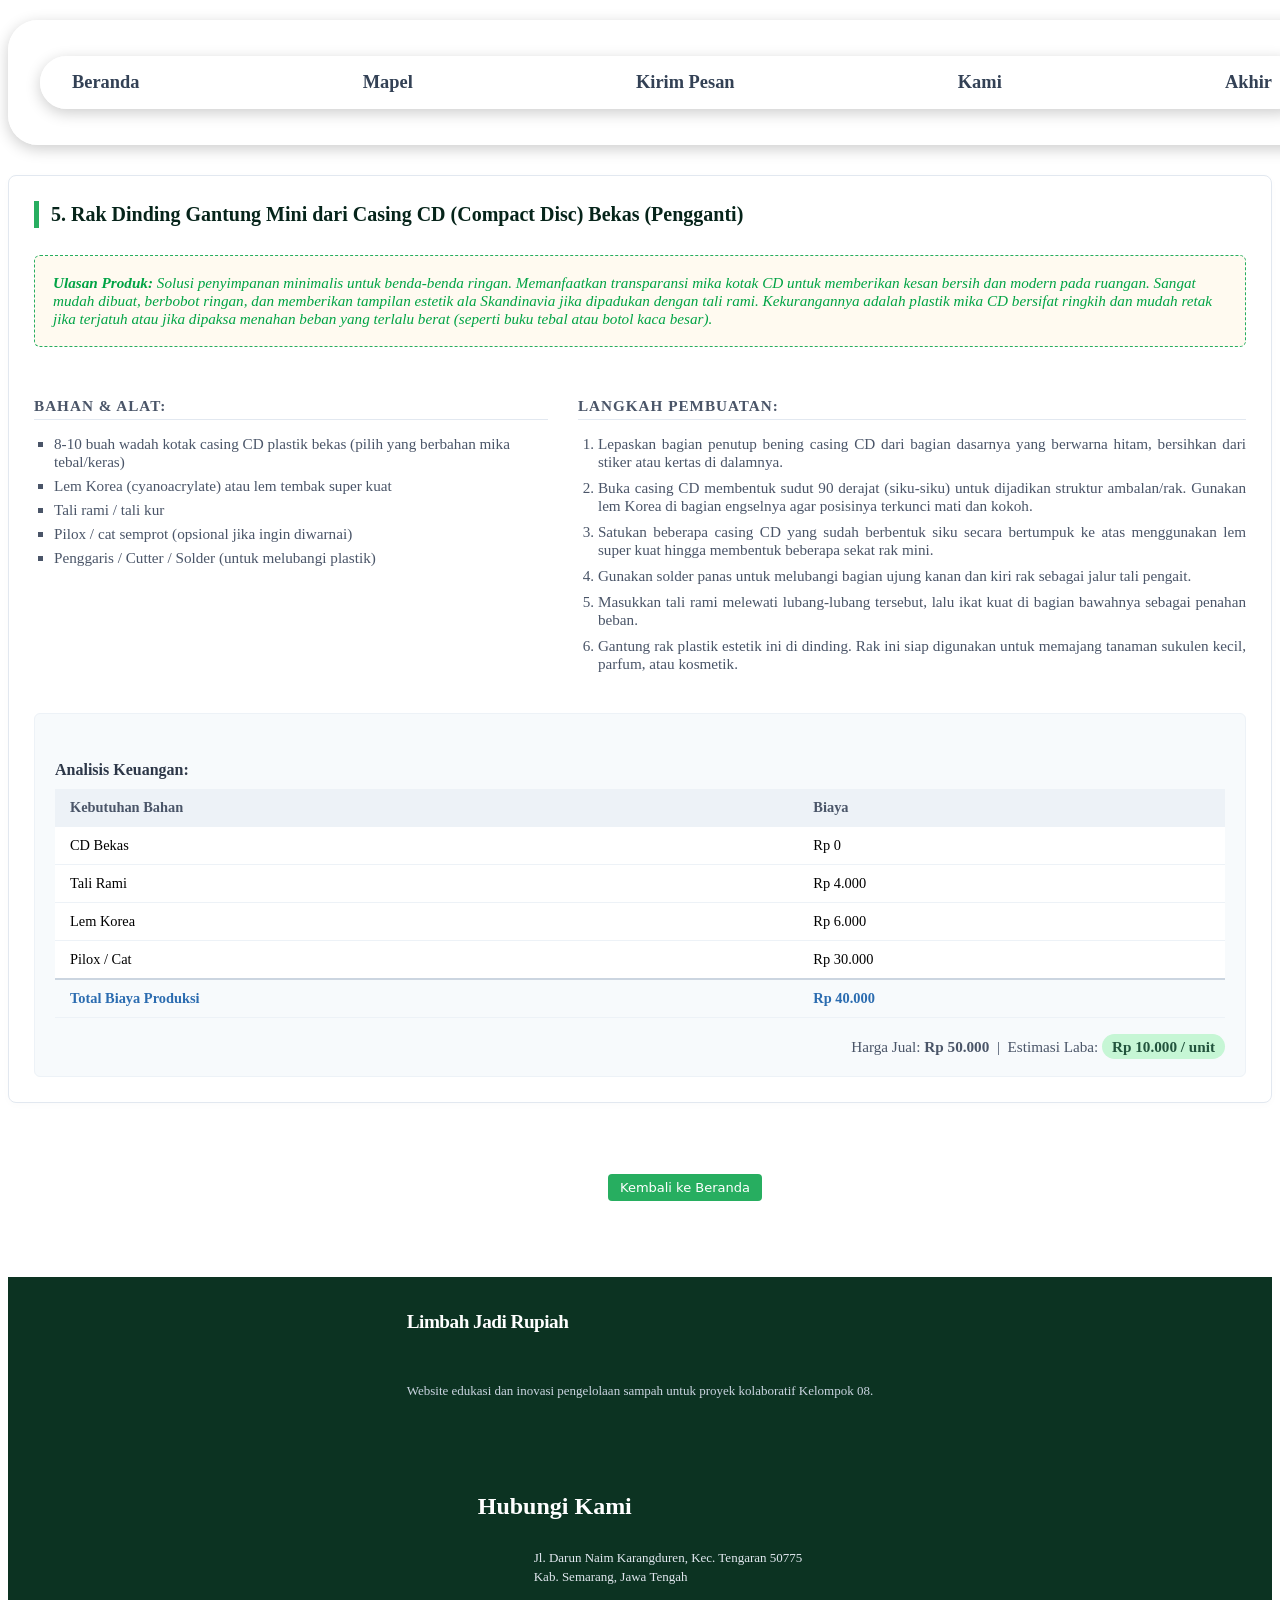
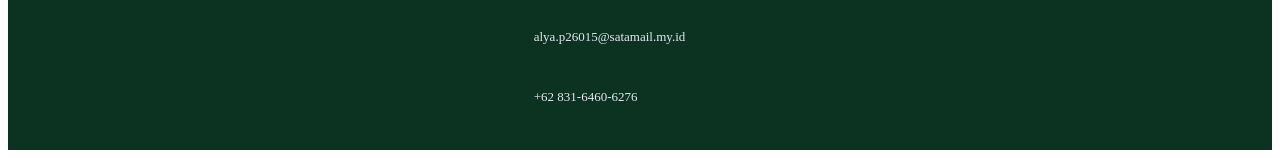
<file: 5.html>
<!DOCTYPE html>
<html lang="en">
<head>
    <meta charset="UTF-8">
    <meta name="viewport" content="width=device-width, initial-scale=1.0">
    <title>Document</title>
    <link rel="stylesheet" href="produk.css" />
</head>
<body>

    <header class="navbar" id="beranda">
            
                <!-- Daftar Link Menu -->
                <nav class="navbar">
                    <a href="#beranda" class="popup-item">Beranda</a>
                    <a href="#mapel" class="popup-item">Mapel </a>
                    <a href="#kontak" class="popup-item">Kirim Pesan</a>
                    <a href="#datadiri" class="popup-item">Kami</a>
                    <a href="#akhir" class="popup-item">Akhir</a>
                </nav>
   </header>

    <!-- KARTU PRODUK 5 -->
            <article class="product-card">
                <h4>5. Rak Dinding Gantung Mini dari Casing CD (Compact Disc) Bekas (Pengganti)</h4>
                <p class="review"><strong>Ulasan Produk:</strong> Solusi penyimpanan minimalis untuk benda-benda ringan. Memanfaatkan transparansi mika kotak CD untuk memberikan kesan bersih dan modern pada ruangan. Sangat mudah dibuat, berbobot ringan, dan memberikan tampilan estetik ala Skandinavia jika dipadukan dengan tali rami. Kekurangannya adalah plastik mika CD bersifat ringkih dan mudah retak jika terjatuh atau jika dipaksa menahan beban yang terlalu berat (seperti buku tebal atau botol kaca besar).</p>
                
                <div class="grid-2col">
                    <div>
                        <h5>Bahan & Alat:</h5>
                        <ul class="item-list">
                            <li>8-10 buah wadah kotak casing CD plastik bekas (pilih yang berbahan mika tebal/keras)</li>
                            <li>Lem Korea (cyanoacrylate) atau lem tembak super kuat</li>
                            <li>Tali rami / tali kur</li>
                            <li>Pilox / cat semprot (opsional jika ingin diwarnai)</li>
                            <li>Penggaris / Cutter / Solder (untuk melubangi plastik)</li>
                        </ul>
                    </div>
                    <div>
                        <h5>Langkah Pembuatan:</h5>
                        <ol class="step-list">
                            <li>Lepaskan bagian penutup bening casing CD dari bagian dasarnya yang berwarna hitam, bersihkan dari stiker atau kertas di dalamnya.</li>
                            <li>Buka casing CD membentuk sudut 90 derajat (siku-siku) untuk dijadikan struktur ambalan/rak. Gunakan lem Korea di bagian engselnya agar posisinya terkunci mati dan kokoh.</li>
                            <li>Satukan beberapa casing CD yang sudah berbentuk siku secara bertumpuk ke atas menggunakan lem super kuat hingga membentuk beberapa sekat rak mini.</li>
                            <li>Gunakan solder panas untuk melubangi bagian ujung kanan dan kiri rak sebagai jalur tali pengait.</li>
                            <li>Masukkan tali rami melewati lubang-lubang tersebut, lalu ikat kuat di bagian bawahnya sebagai penahan beban.</li>
                            <li>Gantung rak plastik estetik ini di dinding. Rak ini siap digunakan untuk memajang tanaman sukulen kecil, parfum, atau kosmetik.</li>
                        </ol>
                    </div>
                </div>
                
                <div class="finance-area">
                    <h5>Analisis Keuangan:</h5>
                    <table class="finance-table">
                        <thead>
                            <tr>
                                <th>Kebutuhan Bahan</th>
                                <th>Biaya</th>
                            </tr>
                        </thead>
                        <tbody>
                            <tr><td>CD Bekas</td><td>Rp 0</td></tr>
                            <tr><td>Tali Rami</td><td>Rp 4.000</td></tr>
                            <tr><td>Lem Korea</td><td>Rp 6.000</td></tr>
                            <tr><td>Pilox / Cat</td><td>Rp 30.000</td></tr>
                            <tr class="total-row"><td>Total Biaya Produksi</td><td>Rp 40.000</td></tr>
                        </tbody>
                    </table>
                    <div class="summary-finance">
                        Harga Jual: <strong>Rp 50.000</strong> &nbsp;|&nbsp; Estimasi Laba: <span class="profit-tag">Rp 10.000 / unit</span>
                    </div>
                </div>
                </article>

                <br>
                <br>
                 <a href="ipas.html" class="btn-beranda">Kembali ke Beranda</a>
                <br>
    <br>
    <br>
    <!-- Footer Section -->
    <footer class="site-footer" id="akhir">
        <div class="footer-container">
            
            <!-- Identitas Website -->
            <div class="footer-brand">
                <h3 class="footer-brand-title">Limbah Jadi Rupiah</h3>
                <p class="footer-brand-desc">
                    Website edukasi dan inovasi pengelolaan sampah untuk proyek kolaboratif Kelompok 08.
                </p>
            </div>

            <!-- Informasi Kontak Lengkap -->
            <div class="footer-contact">
                <h4 class="footer-section-heading">Hubungi Kami</h4>
                <ul class="footer-contact-list">
                    <li class="footer-contact-item">
                        <span class="contact-icon"><i class="fa-solid fa-location-dot"></i></span>
                        <p class="contact-text">Jl. Darun Naim Karangduren, Kec. Tengaran 50775<br>Kab. Semarang, Jawa Tengah</p>
                    </li>
                    <li class="footer-contact-item">
                        <span class="contact-icon"><i class="fas fa-envelope"></i></span>
                        <p class="contact-text"><a href="mailto:alya.p26015@satamail.my.id" class="contact-link">alya.p26015@satamail.my.id</a></p>
                    </li>
                    <li class="footer-contact-item">
                        <span class="contact-icon"><i class="fab fa-whatsapp"></i></span>
                        <p class="contact-text"><a href="https://wa.link/683gnc" target="_blank" class="contact-link">+62 831-6460-6276</a></p>
                    </li>
                </ul>
            </div>

        </div>
    </footer>
</body>
</html>
</file>
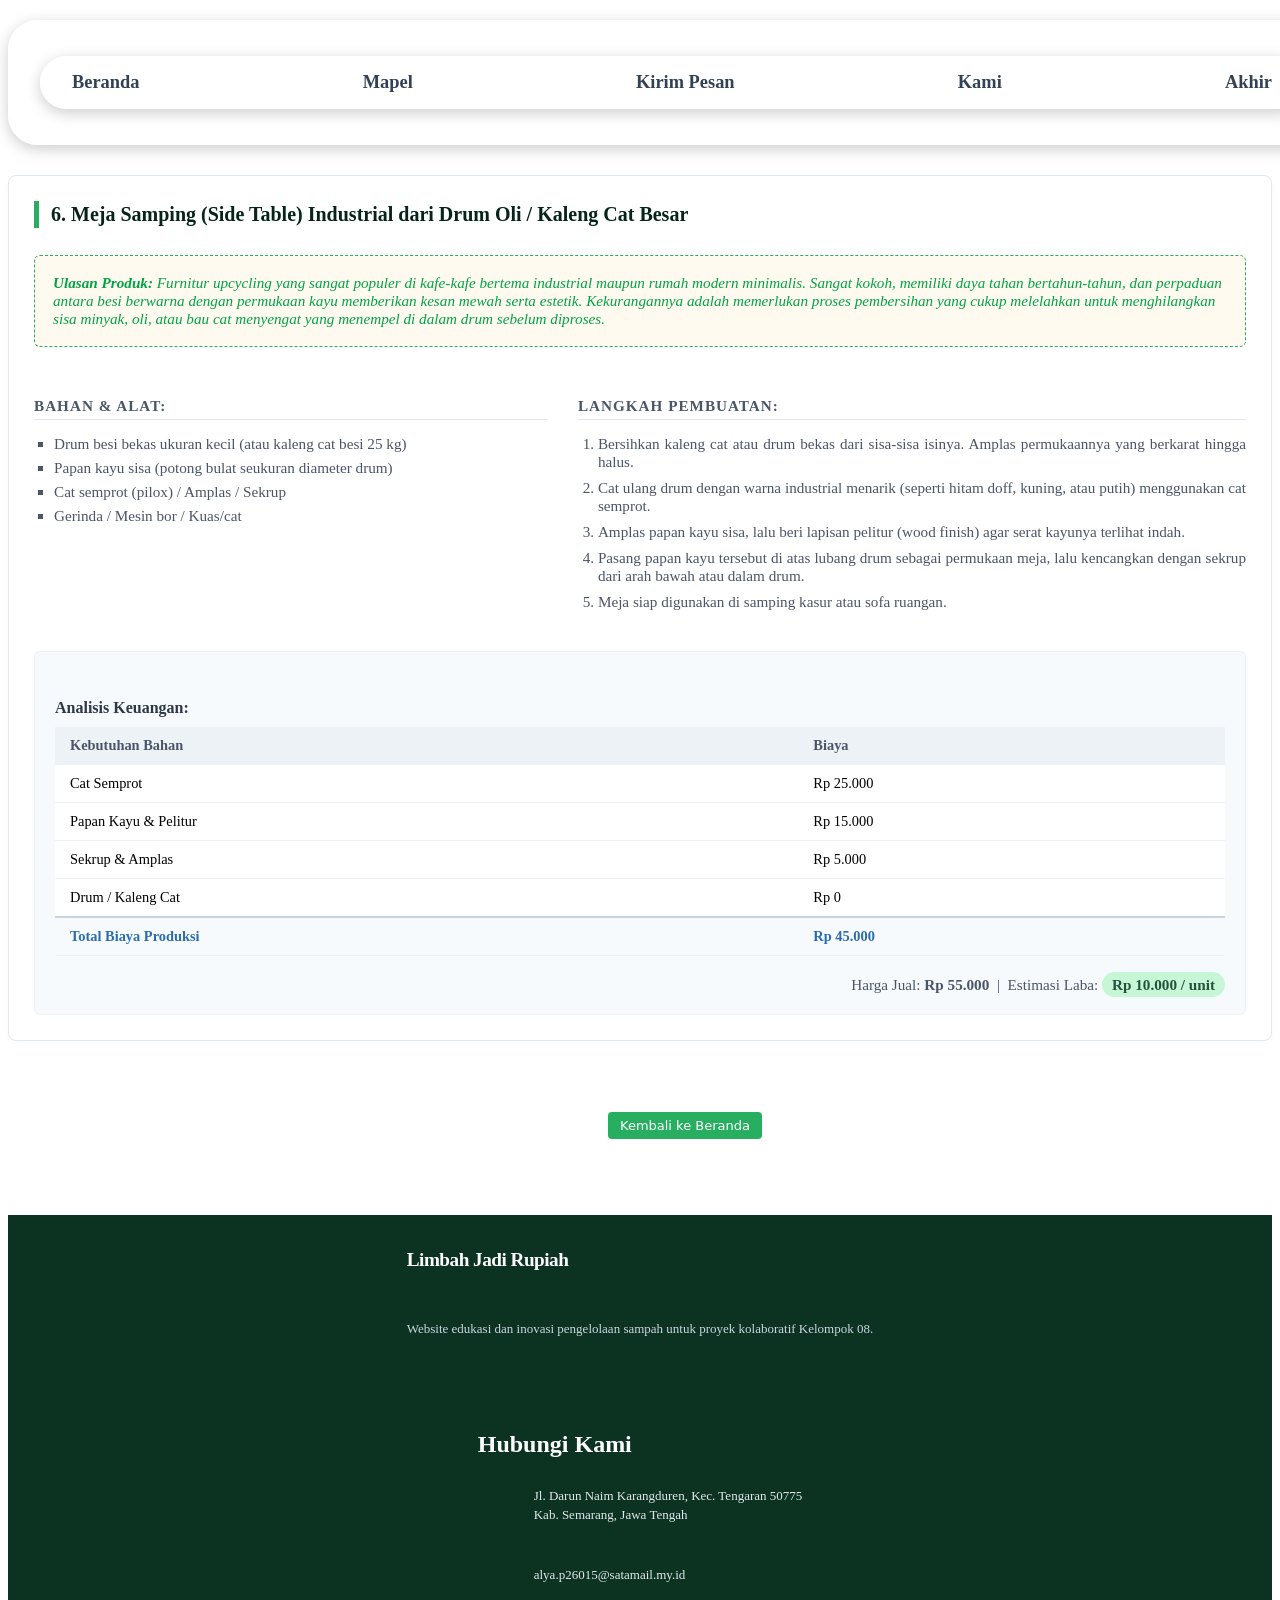
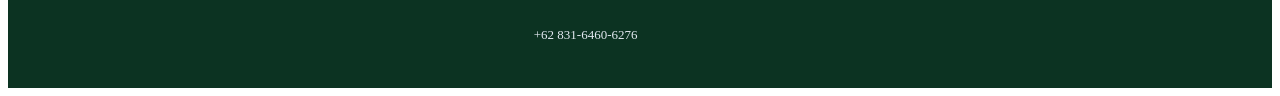
<file: 6.html>
<!DOCTYPE html>
<html lang="en">
<head>
    <meta charset="UTF-8">
    <meta name="viewport" content="width=device-width, initial-scale=1.0">
    <title>Document</title>
    <link rel="stylesheet" href="produk.css" />
</head>
<body>

    <header class="navbar" id="beranda">
            
                <!-- Daftar Link Menu -->
                <nav class="navbar">
                    <a href="#beranda" class="popup-item">Beranda</a>
                    <a href="#mapel" class="popup-item">Mapel </a>
                    <a href="#kontak" class="popup-item">Kirim Pesan</a>
                    <a href="#datadiri" class="popup-item">Kami</a>
                    <a href="#akhir" class="popup-item">Akhir</a>
                </nav>
   </header>

    <!-- KARTU PRODUK 6 -->
            <article class="product-card">
                <h4>6. Meja Samping (Side Table) Industrial dari Drum Oli / Kaleng Cat Besar</h4>
                <p class="review"><strong>Ulasan Produk:</strong> Furnitur upcycling yang sangat populer di kafe-kafe bertema industrial maupun rumah modern minimalis. Sangat kokoh, memiliki daya tahan bertahun-tahun, dan perpaduan antara besi berwarna dengan permukaan kayu memberikan kesan mewah serta estetik. Kekurangannya adalah memerlukan proses pembersihan yang cukup melelahkan untuk menghilangkan sisa minyak, oli, atau bau cat menyengat yang menempel di dalam drum sebelum diproses.</p>
                
                <div class="grid-2col">
                    <div>
                        <h5>Bahan & Alat:</h5>
                        <ul class="item-list">
                            <li>Drum besi bekas ukuran kecil (atau kaleng cat besi 25 kg)</li>
                            <li>Papan kayu sisa (potong bulat seukuran diameter drum)</li>
                            <li>Cat semprot (pilox) / Amplas / Sekrup</li>
                            <li>Gerinda / Mesin bor / Kuas/cat</li>
                        </ul>
                    </div>
                    <div>
                        <h5>Langkah Pembuatan:</h5>
                        <ol class="step-list">
                            <li>Bersihkan kaleng cat atau drum bekas dari sisa-sisa isinya. Amplas permukaannya yang berkarat hingga halus.</li>
                            <li>Cat ulang drum dengan warna industrial menarik (seperti hitam doff, kuning, atau putih) menggunakan cat semprot.</li>
                            <li>Amplas papan kayu sisa, lalu beri lapisan pelitur (wood finish) agar serat kayunya terlihat indah.</li>
                            <li>Pasang papan kayu tersebut di atas lubang drum sebagai permukaan meja, lalu kencangkan dengan sekrup dari arah bawah atau dalam drum.</li>
                            <li>Meja siap digunakan di samping kasur atau sofa ruangan.</li>
                        </ol>
                    </div>
                </div>
                
                <div class="finance-area">
                    <h5>Analisis Keuangan:</h5>
                    <table class="finance-table">
                        <thead>
                            <tr>
                                <th>Kebutuhan Bahan</th>
                                <th>Biaya</th>
                            </tr>
                        </thead>
                        <tbody>
                            <tr><td>Cat Semprot</td><td>Rp 25.000</td></tr>
                            <tr><td>Papan Kayu & Pelitur</td><td>Rp 15.000</td></tr>
                            <tr><td>Sekrup & Amplas</td><td>Rp 5.000</td></tr>
                            <tr><td>Drum / Kaleng Cat</td><td>Rp 0</td></tr>
                            <tr class="total-row"><td>Total Biaya Produksi</td><td>Rp 45.000</td></tr>
                        </tbody>
                    </table>
                    <div class="summary-finance">
                        Harga Jual: <strong>Rp 55.000</strong> &nbsp;|&nbsp; Estimasi Laba: <span class="profit-tag">Rp 10.000 / unit</span>
                    </div>
                </div>
            </article>

            <br>
                <br>
                 <a href="ipas.html" class="btn-beranda">Kembali ke Beranda</a>
            <br>
    <br>
    <br>
    <!-- Footer Section -->
    <footer class="site-footer" id="akhir">
        <div class="footer-container">
            
            <!-- Identitas Website -->
            <div class="footer-brand">
                <h3 class="footer-brand-title">Limbah Jadi Rupiah</h3>
                <p class="footer-brand-desc">
                    Website edukasi dan inovasi pengelolaan sampah untuk proyek kolaboratif Kelompok 08.
                </p>
            </div>

            <!-- Informasi Kontak Lengkap -->
            <div class="footer-contact">
                <h4 class="footer-section-heading">Hubungi Kami</h4>
                <ul class="footer-contact-list">
                    <li class="footer-contact-item">
                        <span class="contact-icon"><i class="fa-solid fa-location-dot"></i></span>
                        <p class="contact-text">Jl. Darun Naim Karangduren, Kec. Tengaran 50775<br>Kab. Semarang, Jawa Tengah</p>
                    </li>
                    <li class="footer-contact-item">
                        <span class="contact-icon"><i class="fas fa-envelope"></i></span>
                        <p class="contact-text"><a href="mailto:alya.p26015@satamail.my.id" class="contact-link">alya.p26015@satamail.my.id</a></p>
                    </li>
                    <li class="footer-contact-item">
                        <span class="contact-icon"><i class="fab fa-whatsapp"></i></span>
                        <p class="contact-text"><a href="https://wa.link/683gnc" target="_blank" class="contact-link">+62 831-6460-6276</a></p>
                    </li>
                </ul>
            </div>

        </div>
    </footer>
</body>
</html>
</file>
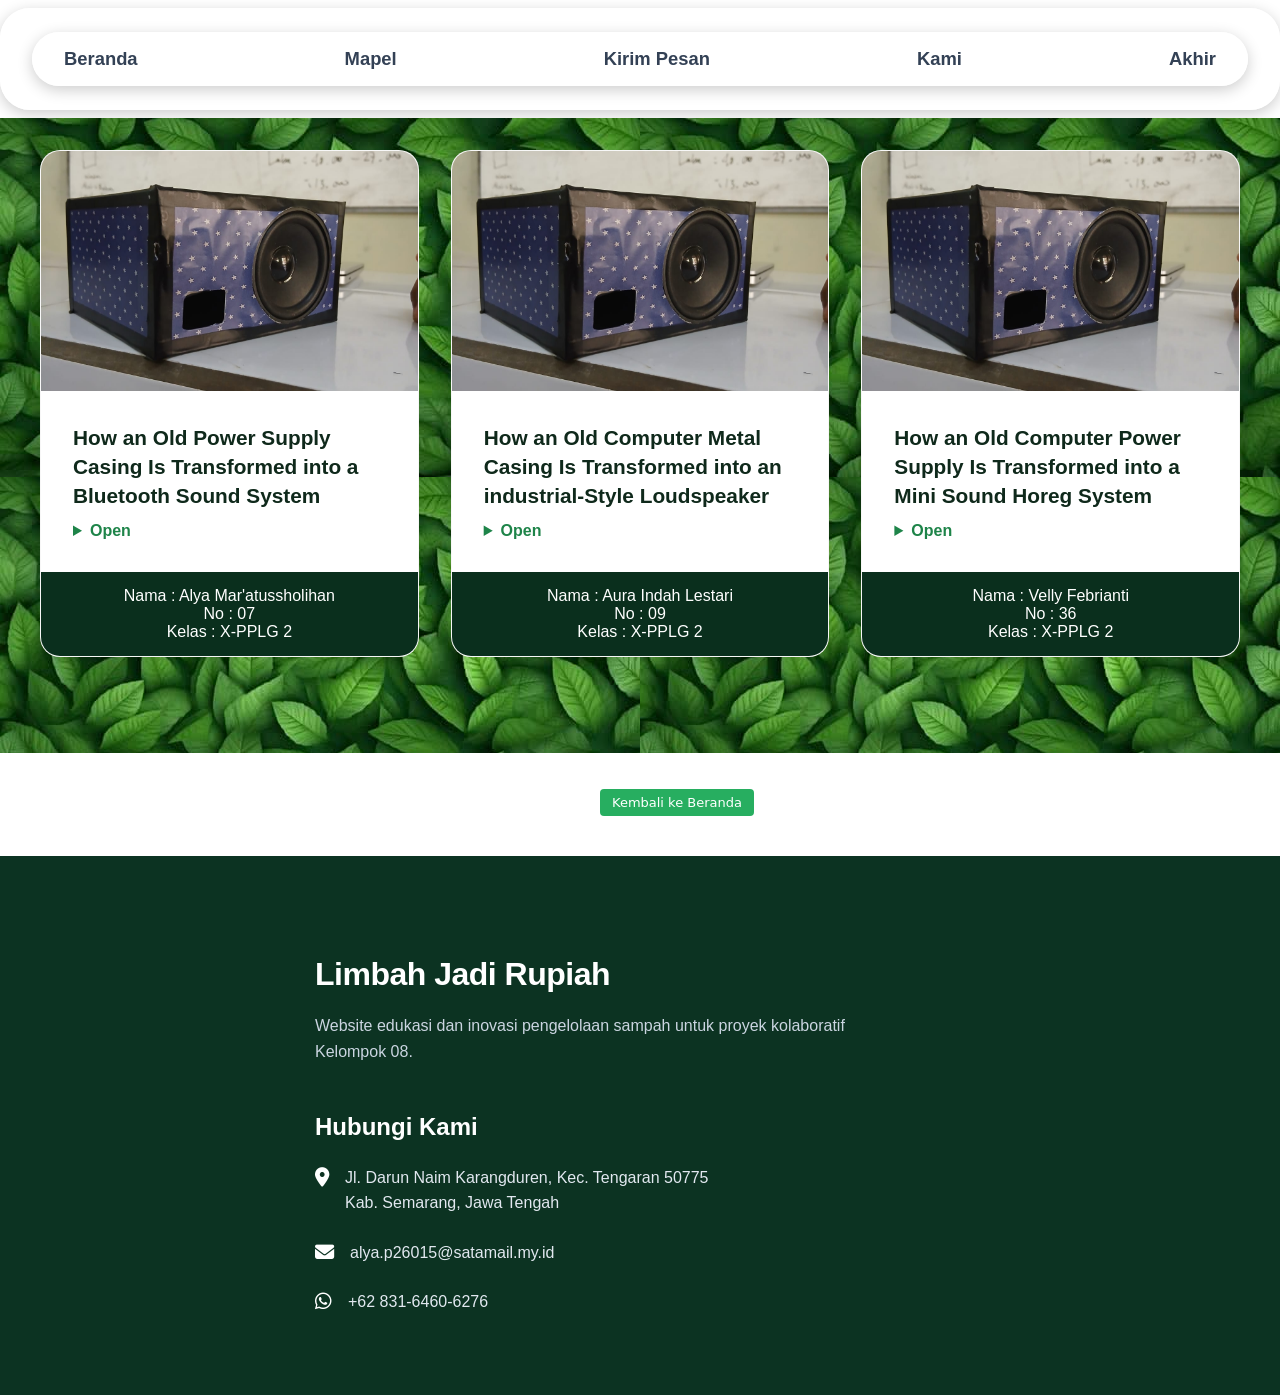
<file: inggris.html>
<!DOCTYPE html>
<html lang="en">
<head>
    <meta charset="UTF-8">
    <meta name="viewport" content="width=device-width, initial-scale=1.0">
    <title>Document</title>
    <link rel="stylesheet" href="inggris.css">
     <link rel="stylesheet" href="https://cdnjs.cloudflare.com/ajax/libs/font-awesome/6.7.2/css/all.min.css">
</head>
<body>
    <header class="navbar" id="beranda">     
                <!-- Daftar Link Menu -->
                <nav class="navbar">
                   <a href="index.html#beranda" class="popup-item">Beranda</a>
                    <a href="index.html#mapel" class="popup-item">Mapel </a>
                    <a href="index.html#kontak" class="popup-item">Kirim Pesan</a>
                    <a href="index.html#datadiri" class="popup-item">Kami</a>
                    <a href="index.html#akhir" class="popup-item">Akhir</a> 
                </nav>
    </header>

    <!-- Section Galeri Karya -->
    <section class="gallery-section" id="teks">
        <div class="gallery-container">
            
            <!-- Grid Layout -->
            <div class="gallery-grid">
                            
                <div class="card">
                    <div class="card-image-wrapper">
                        <img src="sound baru.jpeg" alt="sound" class="card-image">
                    </div>
                    
                    <div class="card-body">
                    <h1 class="card-item-title">
                        How an Old Power Supply Casing Is Transformed into a Bluetooth Sound System
                    </h1>
                    <details>
                    <summary class="t"><strong>Open</strong></summary>
                    <h2>Paragraph 1 - General Statement</h2>
                    <p>&emsp;Electronic waste is one of the environmental problems caused by the rapid 
                        development of technology. An old Power Supply Unit (PSU) is often discarded 
                        when its internal components are damaged or no longer needed. However, the outer 
                        metal casing of these units remains sturdy and can still be reused. One creative 
                        way to manage this waste is by transforming an old PSU casing into a trendy and 
                        useful household electronic item: a Bluetooth sound system. This transformation 
                        shows how electronic and metal waste can become a valuable and high-functioning 
                        product.
                    </p>

                    <h2>Paragraph 2 - The Transformation Process</h2>
                    <p>&emsp;The transformation begins when an unused PSU is disassembled into its 
                        individual parts. Its internal circuits and electronic components are completely 
                        removed, leaving an empty metal casing that is then cleaned thoroughly. Next, 
                        the front part of the metal casing is drilled or cut using metal shears to fit 
                        the exact size of the speakers. At this stage, the original function of the 
                        power supply enclosure changes. Instead of being used to protect computer power 
                        components, it becomes the protective frame for a new audio system.
                    </p>

                    <h2>Paragraph 3 - The Formation of a New Product</h2>
                    <p>&emsp;The cleaned casing is combined with new audio components to create a new 
                        object. Two passive speaker units (3-4 inches) and a Bluetooth amplifier module 
                        kit are carefully positioned and attached inside the frame. Through the process 
                        of wiring, the speaker lines and the 12V power adapter socket lines are securely 
                        soldered onto the amplifier module. Once all elements are firmly fixed with 
                        screws and hot glue, the PSU casing is reassembled, making sure that the 
                        Bluetooth antenna extends slightly outside the body so that the metal material 
                        does not block the signal.
                    </p>

                     <h2>Paragraph 4 - The Result and Its Impact</h2>
                    <p>&emsp;As a result, an old computer PSU casing is transformed into a unique 
                        Bluetooth sound system that has both functional and aesthetic value, showcasing 
                        a masculine and industrial design. The use of an iron casing provides a sturdy 
                        structure, where its solid weight effectively minimizes sound vibration (rattle) 
                        when playing music with heavy bass. The product can be used as a trendy 
                        household decoration while also reducing the accumulation of metal waste in 
                        landfills. Therefore, recycling computer components into audio devices is one 
                        way to support a more sustainable environment.
                    </p>

                    </div>
                    </details>
                    <footer class="footer">
              <p>
            Nama  : Alya Mar'atussholihan
            <br>
            No    : 07
            <br>
            Kelas : X-PPLG 2
        </p>  
        </div>

                <!-- Kartu 2 -->
        <div class="card">
            <div class="card-image-wrapper">
                        <img src="sound baru.jpeg" alt="sound" class="card-image">
                    </div>
                    <div class="card-body">
                        <h1 class="card-item-title">How an Old Computer Metal Casing Is Transformed into an industrial-Style Loudspeaker</h1>
    <details>
        <summary class="t"><strong>Open</strong></summary>
    <h2>Paragraph 1 - General Statement</h2>
    <p>&emsp;Metal waste from legacy computer hardware often piles up and pollutes the environment 
        because it does not degrade naturally. One component that heavily contributes to this 
        accumulation is the outer iron enclosure of a computer's power unit. However, this metal 
        material possesses remarkable durability and a unique structure that makes it perfect for 
        repurposing. An innovative way to manage this waste is by transforming the computer's metal 
        casing into a wireless loudspeaker with a striking industrial aesthetic. This transformation 
        successfully turns scrap metal into a modern, highly artistic music player.</p>

    <h2>Paragraph 2 - The Transformation Process</h2>
    <p>&emsp;

        The transformation process start by thoroughly dismantling the unsed metal casing and removing any unnecessary parts. The empty metal frame is then thoroughly cleaned to remove accumulated 
        dust and rust. Since raw computer metal casings often have sharp, dangerous edges, these corners 
        must be carefully smoothed out using a metal file or sandpaper to ensure the product is safe to 
       handle. Once the surface is safe, the front panel of the casing is drilled or cut using metal 
       shears to fit the exact outer diameter of the passive speakers.
    </p>

    <h2>Paragraph 3 - The Formation of a New Product</h2>
    <p>&emsp;During the assembly phase, modern audio components are integrated into the prepared metal casing. Two passive speaker units (3-4 inches) and a Bluetooth amplifier module kit are precisely 
        positioned and mounted inside the box. The audio wiring and the 12V electrical power lines are 
        securely soldered onto the main circuit board to prevent them from snapping under heavy sound 
        vibrations. All components are then fixed with hot glue and locked tight with screws so that the 
        housing remains completely rigid and does not create any rattling noises when playing music.
    </p>

    <h2>Paragraph 4 - The Result and Its Impact</h2>
    <p>&emsp;As a result, the old scrap iron box is reborn as a rugged Bluetooth loudspeaker system 
        featuring a trendy, masculine industrial look. The final product functions flawlessly as a 
        heavy-bass music player while simultaneously serving as a unique piece of interior decor. 
        Through this recycling method, the volume of domestic metal waste can be significantly reduced. 
        Therefore, modifying old computer casings into decorative household electronics stands as a 
        smart solution for fostering an eco-friendly lifestyle. then thoroughly cleaned. To ensure 
        roper temperature stability, excess air holes on the casing are sealed using cardboard or 
       styrofoam. Since the thin metal walls of a CPU casing can easily lose heat, the entire interior 
       structure is lined with thick styrofoam or cardboard as insulation, preventing the inside 
       temperature from dropping during cold weather.
    </p>
                    </div>
                
    </details>
    <footer class="footer">
    <p>
            Nama  : Aura Indah Lestari
            <br>
            No    : 09
            <br>
            Kelas : X-PPLG 2
        </p>
    </div>
          
                

                <!-- Kartu 3 -->
                <div class="card">
                    <div class="card-image-wrapper">
                        <img src="sound baru.jpeg" alt="sound" class="card-image">
                    </div>
                    <div class="card-body">
                        <h1 class="card-item-title">How an Old Computer Power Supply Is Transformed into a Mini Sound Horeg System
                        </h1>
    <details>
        <summary class="t">
            <strong>Open</strong>
        </summary>
    <h2>Paragraph 1 - General Statement</h2>
    <p>&emsp;Electronic waste is one of the environmental problems caused by the rapid development of 
        technology.Old computer power supplies (PSU) are often discarded when they are damaged or no 
        longer needed. However, these metal boxes contain sturdy structures and useful components that 
        can still be reused. One creative way to manage this waste is by transforming an old computer 
        power supply into a mini sound horeg system. This transformation shows how electronic waste can 
        become a useful, powerful, and valuable product.
    </p>

    <h2>Paragraph 2 - The Transformation Process</h2>
    <p>&emsp;The transformation begins when an unused computer power supply is separated into individual 
        components. Its internal cables, circuit boards, and excess parts are removed to leave a clean, 
        sturdy metal casing. A custom audio amplifier module and a compact, punchy speaker driver are 
        then prepared. At this stage, the original function of the computer power supply changes. 
        Instead of regulating computer voltage, the metal casing becomes a protective and resonant 
        housing for a mini audio system.
    </p>

    <h2>Paragraph 3 - The Formation of a New Product</h2>
    <p>&emsp;The speaker driver and audio module are carefully fitted into the modified metal casing. 
        Through the process of mounting, wiring, and securing the knobs, ports, and power switch on the 
        front panel, the components form a solid and aggressive-looking mini sound system. The metallic 
        texture of the power supply gives it an industrial, heavy-duty appearance reminiscent of a 
        massive sound horeg setup. Once the wiring is properly connected and tested, the separate parts 
        become one complete functional audio product.
</p>

    <h2>Paragraph 4 - The Result and Its Impact</h2>
    <p>&emsp;As a result, an old computer power supply is transformed into a mini sound horeg system that has both functional and aesthetic value. The product can be used to play loud music with deep bass characteristics while also serving as a creative piece of room decoration. This transformation reduces the amount of electronic waste and encourages the reuse of available materials. Therefore, recycling computer components into custom sound systems is one fun way to support a more sustainable environment.</p>

                    </div>
                
    </details>
    <footer class="footer">
    <p>
            Nama  : Velly Febrianti
            <br>
            No    : 36
            <br>
            Kelas : X-PPLG 2
        </p>
    </div>
            </section>
             <br>
                <br>
                <div id="kembali">
                 <a href="index.html" class="btn-beranda">Kembali ke Beranda</a>
                </div> 
                

    
  <!-- Footer Section -->
    <footer class="site-footer" id="akhir">
        <div class="footer-container">
            
            <!-- Identitas Website -->
            <div class="footer-brand">
                <div class="footer-logo-box">
                    
                </div>
                <h3 class="footer-brand-title">Limbah Jadi Rupiah</h3>
                <p class="footer-brand-desc">
                    Website edukasi dan inovasi pengelolaan sampah untuk proyek kolaboratif Kelompok 08.
                </p>
            </div>

            <!-- Informasi Kontak Lengkap -->
            <div class="footer-contact">
                <h4 class="footer-section-heading">Hubungi Kami</h4>
                <ul class="footer-contact-list">
                    <li class="footer-contact-item">
                        <span class="contact-icon"><i class="fa-solid fa-location-dot"></i></span>
                        <p class="contact-text">Jl. Darun Naim Karangduren, Kec. Tengaran 50775<br>Kab. Semarang, Jawa Tengah</p>
                    </li>
                    <li class="footer-contact-item">
                        <span class="contact-icon"><i class="fas fa-envelope"></i></span>
                        <p class="contact-text"><a href="mailto:alya.p26015@satamail.my.id" class="contact-link">alya.p26015@satamail.my.id</a></p>
                    </li>
                    <li class="footer-contact-item">
                        <span class="contact-icon"><i class="fab fa-whatsapp"></i></span>
                        <p class="contact-text"><a href="https://wa.link/683gnc" target="_blank" class="contact-link">+62 831-6460-6276</a></p>
                    </li>
                </ul>
            </div>

        </div>
    </footer>


</body>
</html>
</file>
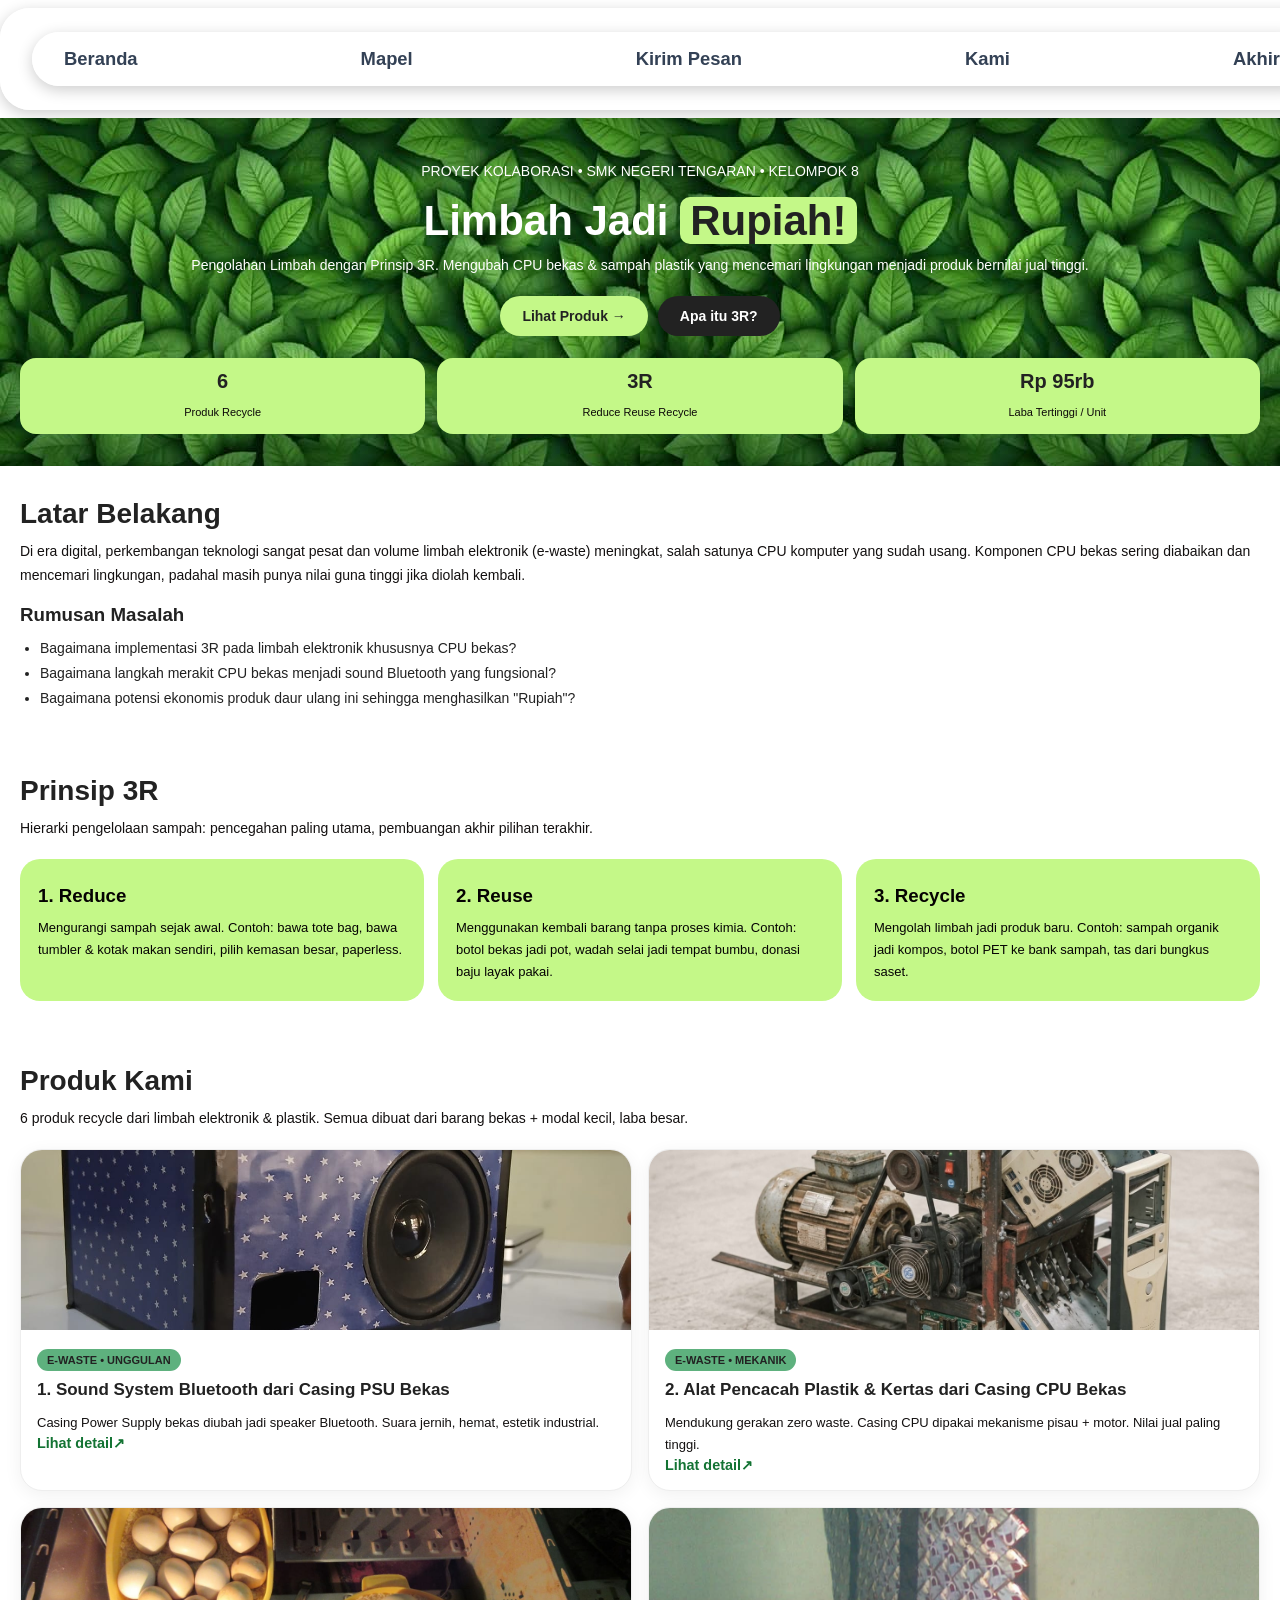
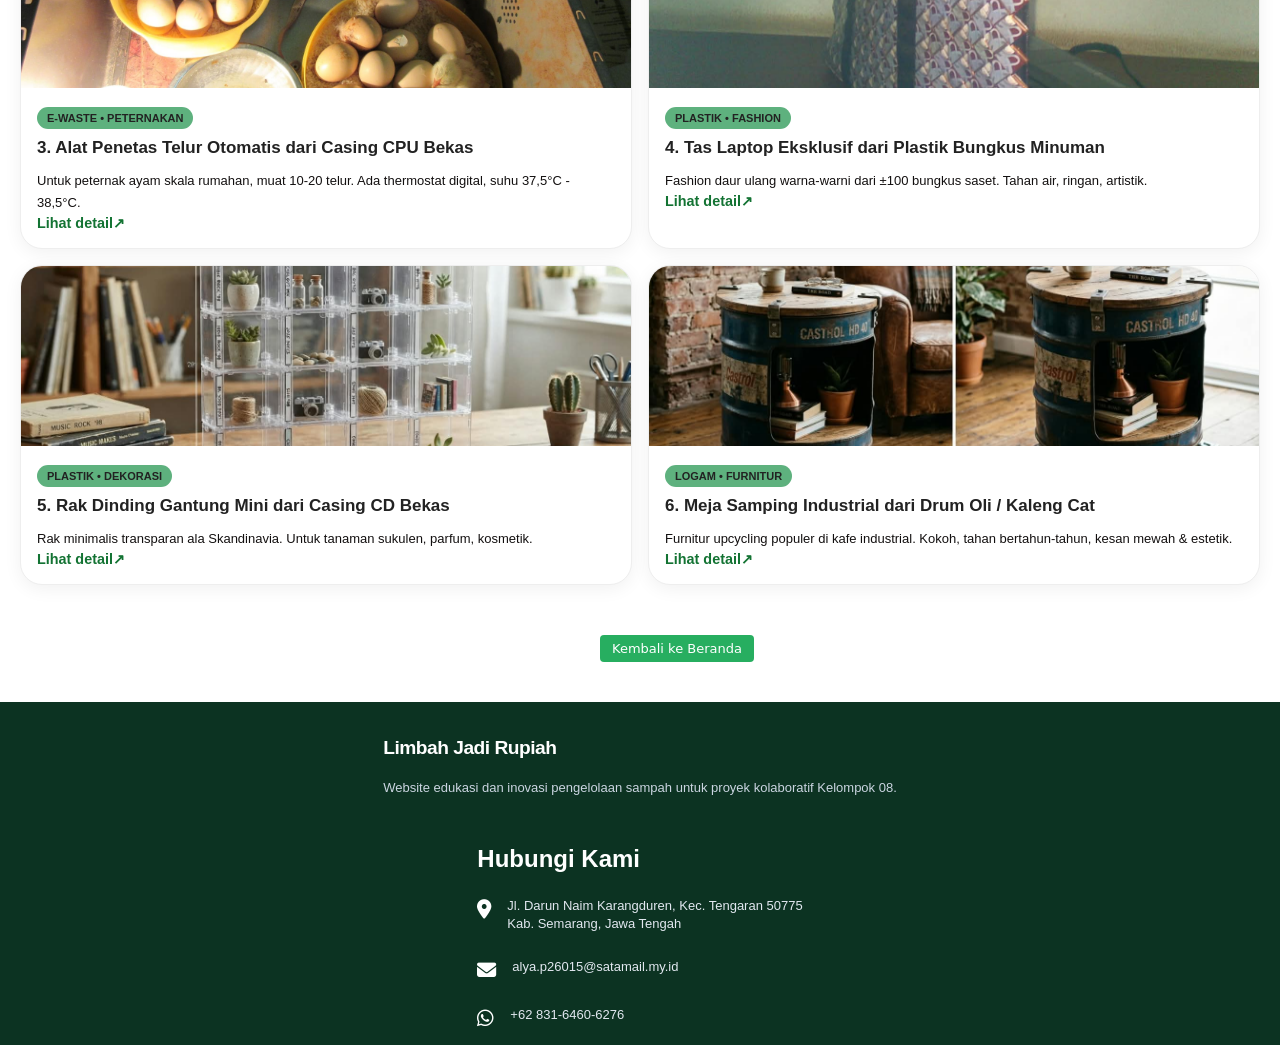
<file: ipas.html>
<!DOCTYPE html>
<html lang="id">
<head>
<meta charset="UTF-8">
<meta name="viewport" content="width=device-width, initial-scale=1.0">
<title>Limbah Jadi Rupiah - Kelompok 8</title>
<link rel="stylesheet" href="ipas.css">
 <link rel="stylesheet" href="https://cdnjs.cloudflare.com/ajax/libs/font-awesome/6.7.2/css/all.min.css">
</head>
<body>

<!-- TAG header : kepala website -->
<header class="navbar" id="beranda">     
                <!-- Daftar Link Menu -->
                <nav class="navbar">
                    <a href="index.html#beranda" class="popup-item">Beranda</a>
                    <a href="index.html#mapel" class="popup-item">Mapel </a>
                    <a href="index.html#kontak" class="popup-item">Kirim Pesan</a>
                    <a href="index.html#datadiri" class="popup-item">Kami</a>
                    <a href="index.html#akhir" class="popup-item">Akhir</a>
                </nav>
</header>


  <!-- TAG section : bagian Hero / Beranda -->

  <section class="hero" id="beranda">
    <!-- TAG p : paragraf kecil -->
    <p class="badge">PROYEK KOLABORASI • SMK NEGERI TENGARAN • KELOMPOK 8</p>
    <!-- TAG h1 : judul paling besar, cuma 1x di website -->
    <h1>Limbah Jadi <em>Rupiah!</em></h1>
    <!-- TAG p : paragraf penjelasan -->
    <p class="hero-desc">Pengolahan Limbah dengan Prinsip 3R. Mengubah CPU bekas & sampah plastik yang mencemari lingkungan menjadi produk bernilai jual tinggi.</p>
    <div class="hero-btn">
      <a class="btn btn-white" href="#produk">Lihat Produk →</a>
      <a class="btn btn-dark" href="#tiga-r">Apa itu 3R?</a>
    </div>
    <div class="stats">
      <div class="stat"><b>6</b><p>Produk Recycle</p></div>
      <div class="stat"><b>3R</b><p>Reduce Reuse Recycle</p></div>
      <div class="stat"><b>Rp 95rb</b><p>Laba Tertinggi / Unit</p></div>
    </div>
  </section>

  <!-- TAG section : Tentang / Latar Belakang -->
  <section id="tentang">
    <!-- TAG h2 : judul bagian -->
    <h2>Latar Belakang</h2>
    <p>Di era digital, perkembangan teknologi sangat pesat dan volume limbah elektronik (e-waste) meningkat, salah satunya CPU komputer yang sudah usang. Komponen CPU bekas sering diabaikan dan mencemari lingkungan, padahal masih punya nilai guna tinggi jika diolah kembali.</p>
    <h3>Rumusan Masalah</h3>
    <!-- TAG ul + li : list / daftar -->
    <ul>
      <li>Bagaimana implementasi 3R pada limbah elektronik khususnya CPU bekas?</li>
      <li>Bagaimana langkah merakit CPU bekas menjadi sound Bluetooth yang fungsional?</li>
      <li>Bagaimana potensi ekonomis produk daur ulang ini sehingga menghasilkan "Rupiah"?</li>
    </ul>
  </section>

  <!-- TAG section : Prinsip 3R -->
  <section id="tiga-r">
    <h2>Prinsip 3R</h2>
    <p>Hierarki pengelolaan sampah: pencegahan paling utama, pembuangan akhir pilihan terakhir.</p>
    <div class="grid3">
      <!-- TAG article : 1 kartu produk / materi -->
      <article class="card3">
        <h3>1. Reduce</h3>
        <p>Mengurangi sampah sejak awal. Contoh: bawa tote bag, bawa tumbler & kotak makan sendiri, pilih kemasan besar, paperless.</p>
      </article>
      <article class="card3">
        <h3>2. Reuse</h3>
        <p>Menggunakan kembali barang tanpa proses kimia. Contoh: botol bekas jadi pot, wadah selai jadi tempat bumbu, donasi baju layak pakai.</p>
      </article>
      <article class="card3">
        <h3>3. Recycle</h3>
        <p>Mengolah limbah jadi produk baru. Contoh: sampah organik jadi kompos, botol PET ke bank sampah, tas dari bungkus saset.</p>
      </article>
    </div>
  </section>

  <!-- TAG section : Produk -->
  <section id="produk">
    <h2>Produk Kami</h2>
    <p>6 produk recycle dari limbah elektronik & plastik. Semua dibuat dari barang bekas + modal kecil, laba besar.</p>

    <div class="produk-grid">
      <article class="pcard">
        <img src="sound baru.jpeg" alt="Sound System Bluetooth">
        <div class="pcard-body">
          <span class="tag">E-WASTE • UNGGULAN</span>
          <h3>1. Sound System Bluetooth dari Casing PSU Bekas</h3>
          <p>Casing Power Supply bekas diubah jadi speaker Bluetooth. Suara jernih, hemat, estetik industrial.</p>
           <div class="card-action">
            <a href="1.html" class="btn-detail">Lihat detail <span class="arrow-icon">↗</span></a>
           </div>
        </div>
      </article>

      <article class="pcard">
        <img src="pemotong.jpeg" alt="Alat Pencacah">
        <div class="pcard-body">
          <span class="tag">E-WASTE • MEKANIK</span>
          <h3>2. Alat Pencacah Plastik & Kertas dari Casing CPU Bekas</h3>
          <p>Mendukung gerakan zero waste. Casing CPU dipakai mekanisme pisau + motor. Nilai jual paling tinggi.</p>
          <div class="card-action">
            <a href="2.html" class="btn-detail">Lihat detail <span class="arrow-icon">↗</span></a>
           </div>
        </div>
      </article>

      <article class="pcard">
        <img src="telur_lusyuk.jpeg" alt="Penetas Telur">
        <div class="pcard-body">
          <span class="tag">E-WASTE • PETERNAKAN</span>
          <h3>3. Alat Penetas Telur Otomatis dari Casing CPU Bekas</h3>
          <p>Untuk peternak ayam skala rumahan, muat 10-20 telur. Ada thermostat digital, suhu 37,5°C - 38,5°C.</p>
          <div class="card-action">
            <a href="3.html" class="btn-detail">Lihat detail <span class="arrow-icon">↗</span></a>
           </div>
        </div>
      </article>

      <article class="pcard">
        <img src="TAS_IMUET.jpeg" alt="Tas Laptop">
        <div class="pcard-body">
          <span class="tag">PLASTIK • FASHION</span>
          <h3>4. Tas Laptop Eksklusif dari Plastik Bungkus Minuman</h3>
          <p>Fashion daur ulang warna-warni dari ±100 bungkus saset. Tahan air, ringan, artistik.</p>
          <div class="card-action">
            <a href="4.html" class="btn-detail">Lihat detail <span class="arrow-icon">↗</span></a>
           </div>
        </div>
      </article>

      <article class="pcard">
        <img src="rak.jpeg" alt="Rak CD">
        <div class="pcard-body">
          <span class="tag">PLASTIK • DEKORASI</span>
          <h3>5. Rak Dinding Gantung Mini dari Casing CD Bekas</h3>
          <p>Rak minimalis transparan ala Skandinavia. Untuk tanaman sukulen, parfum, kosmetik.</p>
          <div class="card-action">
            <a href="5.html" class="btn-detail">Lihat detail <span class="arrow-icon">↗</span></a>
           </div>
        </div>
      </article>

      <article class="pcard">
        <img src="meja_imuet.jpeg" alt="Meja Drum">
        <div class="pcard-body">
          <span class="tag">LOGAM • FURNITUR</span>
          <h3>6. Meja Samping Industrial dari Drum Oli / Kaleng Cat</h3>
          <p>Furnitur upcycling populer di kafe industrial. Kokoh, tahan bertahun-tahun, kesan mewah & estetik.</p>
          <div class="card-action">
            <a href="6.html" class="btn-detail">Lihat detail <span class="arrow-icon">↗</span></a>
           </div> 
        </div>
      </article>
    </div>
  </section>
   <br>
                 <a href="index.html" class="btn-beranda">Kembali ke Beranda</a>


  <!-- Footer Section -->
    <footer class="site-footer" id="akhir">
        <div class="footer-container">
            
            <!-- Identitas Website -->
            <div class="footer-brand">
                <div class="footer-logo-box">
                    
                </div>
                <h3 class="footer-brand-title">Limbah Jadi Rupiah</h3>
                <p class="footer-brand-desc">
                    Website edukasi dan inovasi pengelolaan sampah untuk proyek kolaboratif Kelompok 08.
                </p>
            </div>

            <!-- Informasi Kontak Lengkap -->
            <div class="footer-contact">
                <h4 class="footer-section-heading">Hubungi Kami</h4>
                <ul class="footer-contact-list">
                    <li class="footer-contact-item">
                        <span class="contact-icon"><i class="fa-solid fa-location-dot"></i></span>
                        <p class="contact-text">Jl. Darun Naim Karangduren, Kec. Tengaran 50775<br>Kab. Semarang, Jawa Tengah</p>
                    </li>
                    <li class="footer-contact-item">
                        <span class="contact-icon"><i class="fas fa-envelope"></i></span>
                        <p class="contact-text"><a href="mailto:alya.p26015@satamail.my.id" class="contact-link">alya.p26015@satamail.my.id</a></p>
                    </li>
                    <li class="footer-contact-item">
                        <span class="contact-icon"><i class="fab fa-whatsapp"></i></span>
                        <p class="contact-text"><a href="https://wa.link/683gnc" target="_blank" class="contact-link">+62 831-6460-6276</a></p>
                    </li>
                </ul>
            </div>

        </div>
    </footer>


   

</body>
</html>
</file>
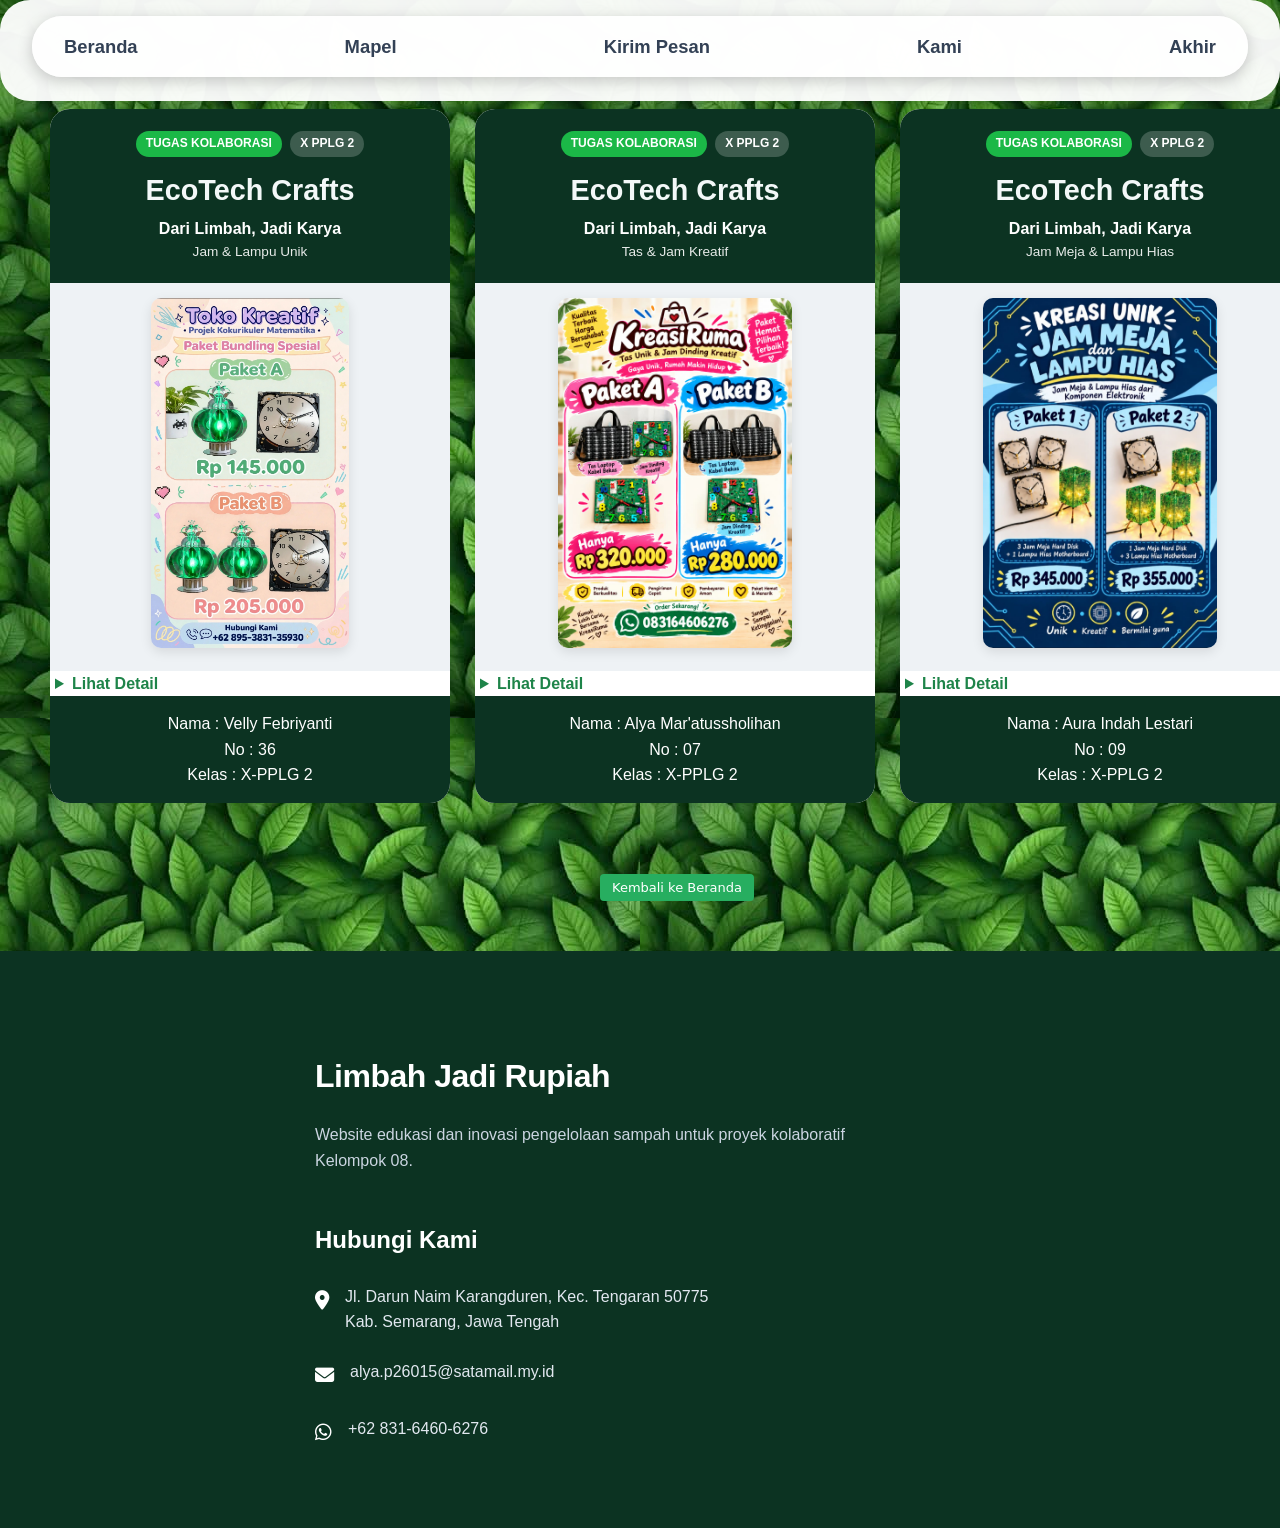
<file: mtk.html>
<!DOCTYPE html>
<html lang="id">
<head>
    <meta charset="UTF-8">
    <meta name="viewport" content="width=device-width, initial-scale=1.0">
    <title>Tugas Kolaborasi Matematika - EcoTech Crafts</title>
    <link rel="stylesheet" href="mtk.css">
     <link rel="stylesheet" href="https://cdnjs.cloudflare.com/ajax/libs/font-awesome/6.7.2/css/all.min.css">
</head>
<body>

    <header class="navbar" id="beranda">     
                <!-- Daftar Link Menu -->
                <nav class="navbar">
                    <a href="index.html#beranda" class="popup-item">Beranda</a>
                    <a href="index.html#mapel" class="popup-item">Mapel </a>
                    <a href="index.html#kontak" class="popup-item">Kirim Pesan</a>
                    <a href="index.html#datadiri" class="popup-item">Kami</a>
                    <a href="index.html#akhir" class="popup-item">Akhir</a>
                </nav>
    </header>
    <section>
        <!-- WRAPPER UTAMA SUPAYA SEJAJAR KE SAMPING -->
    <div class="wrapper-horizontal" >
        <!-- KARTU 1: Paket Lampu & Jam -->
        <div class="card-container" id="perhitungan">
            <header class="header">
                <div class="badge-tugas">TUGAS KOLABORASI</div>
                <div class="badge-kelas">X PPLG 2</div>
                <h1 class="brand-title">EcoTech Crafts</h1>
                <p class="tagline">Dari Limbah, Jadi Karya</p>
                <p class="sub-tagline">Jam & Lampu Unik</p>
            </header>

            <div class="image-section">
                <img src="VELLY.JPG.jpeg" alt="Flyer 1" class="poster-img">
            </div>
            <details>
                <summary class="t"><strong>Lihat Detail</strong></summary>
            <main class="content">
                <h2 class="section-title">Penyelesaian SPLDV</h2>
                <div class="info-grid">
                    <div class="info-box"><span class="box-tag">Paket A</span><p>1 Lampu + 1 Jam = <strong>Rp 145.000</strong></p></div>
                    <div class="info-box"><span class="box-tag">Paket B</span><p>2 Lampu + 1 Jam = <strong>Rp 205.000</strong></p></div>
                </div>

                <div class="variable-box">
                    <p><strong>Misal:</strong></p>
                    <ul>
                        <li><span class="var">x</span> = harga 1 Lampu</li>
                        <li><span class="var">y</span> = harga 1 Jam Harddisk</li>
                    </ul>
                    <p class="model-eq"><strong>Model:</strong> x+y=145.000 | 2x+y=205.000</p>
                </div>

                <div class="step-card">
                    <h3>1. Eliminasi Variabel <span class="var">y</span></h3>
                    <div class="math-block">
                        <p>x + y = 145.000 </p>
                        <p>2x + y = 205.000  -</p>
                        <hr width="40%">
                        <p>-x = -60.000</p>
                        <p>x = 60.000</p>
                        <p class="result-line">x = 60.000</p>
                    </div>
                    <p class="highlight-text">Harga 1 Lampu = <strong>Rp 60.000</strong></p>
                </div>

                <div class="step-card">
                    <h3>2. Substitusi <span class="var">x</span></h3>
                    <div class="math-block">
                        <p>x - y = 145.000</p>
                        <p>60.000 + y = 145.000</p>
                        <p>y = 145.000 - 60.000</p>
                        <p>y = 85.000</p>
                        <p class="result-line">y = 85.000</p>
                    </div>
                    <p class="highlight-text">Harga 1 Jam = <strong>Rp 85.000</strong></p>
                </div>

                <div class="step-card check-card">
                    <h3>Cek Hasil</h3>
                    <p>Paket A: 60.000 + 85.000 = 145.000 &#9989;</p>
                    <p>Paket B: 2(60.000) + 85.000 = 205.000 &#9989;</p>
                </div>

                <div class="conclusion-card">
                    <h3>Kesimpulan</h3>
                    <ul>
                        <li>harga 1 lampu = <strong>Rp 60.000</strong></li>
                        <li>harag 1 jam = <strong>Rp 85.000</strong></li>
                    </ul>
                </div>
            </main>
            </details>

            <footer class="footer">
              <p>
            Nama  : Velly Febriyanti
            <br>
            No    : 36
            <br>
            Kelas : X-PPLG 2
        </p>  
            
            </footer>
        </div>
        <!-- KARTU 2: Paket Tas & Jam -->
        <div class="card-container">
            <header class="header">
                <div class="badge-tugas">TUGAS KOLABORASI</div>
                <div class="badge-kelas">X PPLG 2</div>
                <h1 class="brand-title">EcoTech Crafts</h1>
                <p class="tagline">Dari Limbah, Jadi Karya</p>
                <p class="sub-tagline">Tas & Jam Kreatif</p>
            </header>

            <div class="image-section">
                <img src="ALYA.jpeg" alt="Flyer 2" class="poster-img">
            </div>
            <details>
                <summary class="t"><strong>Lihat Detail</strong></summary>
            <main class="content">
                <h2 class="section-title">Penyelesaian SPLDV</h2>
                <div class="info-grid">
                    <div class="info-box"><span class="box-tag">Paket A</span><p>1 Tas + 2 Jam = <strong>Rp 320.000</strong></p></div>
                    <div class="info-box"><span class="box-tag">Paket B</span><p>2 Tas + 1 Jam = <strong>Rp 280.000</strong></p></div>
                </div>

                <div class="variable-box">
                    <p><strong>Misal:</strong></p>
                    <ul>
                        <li><span class="var">x</span> = harga 1 Tas Laptop</li>
                        <li><span class="var">y</span> = harga 1 Jam Dinding</li>
                    </ul>
                    <p class="model-eq"><strong>Model:</strong> x+2y=320rb | 2x+y=280rb</p>
                </div>

                <div class="step-card">
                    <h3>1. Eliminasi Variabel <span class="var">x</span></h3>
                    <div class="math-block">
                        <p>x + 2y = 320.000   x2</p> 
                        <p>2x + y = 280.000  x1</p>
                        <hr width="40%">
                        <p>2x + 4y = 640.000</p>
                        <p>2x + y = 280.000  -</p>
                        <hr width="40%">
                        <p>3y = 360.000</p>
                        <p>y = 360.000/3</p>
                        <p>y = 120.000</p>
                        </p>
                        <p class="result-line"> &rarr; y = 120.000</p>
                    </div>
                    <p class="highlight-text">Harga 1 Jam = <strong>Rp 120.000</strong></p>
                </div>

                <div class="step-card">
                    <h3>2. Substitusi <span class="var">y</span></h3>
                    <div class="math-block">
                        <p>x + 2y = 320.000</p>
                        <p>x + 2(120.000) = 320.000</p> 
                        <p>x + 240.000 = 320.000</p>
                        <p>x = 320.000 - 240.000</p>
                        <p>x = 80.000</p>
                        <p class="result-line">x = 80.000</p>
                    </div>
                    <p class="highlight-text">Harga 1 Tas = <strong>Rp 80.000</strong></p>
                </div>

                <div class="step-card check-card">
                    <h3>Cek Hasil</h3>
                    <p>Paket A: 80.000 + 2(120.000) =Rp 320.000 &#9989;</p>
                    <p>Paket B: 2(80.000) + 120.000 =Rp 280.000 &#9989;</p>
                </div>

                <div class="conclusion-card">
                    <h3>Kesimpulan</h3>
                    <ul>
                        <li>harga 1 jam = <strong>Rp 120.000</strong></li>
                        <li>harga 1 tas = <strong>Rp 80.000</strong></li>
                    </ul>
                </div>
            </main>
            </details>
            <footer class="footer">
             <p>
            Nama  : Alya Mar'atussholihan
            <br>
            No    : 07
            <br>
            Kelas : X-PPLG 2
        </p> 
               
            </footer>
    </div>
            

        <!-- KARTU 3: Paket Jam Meja & Lampu Hias -->
        <div class="card-container">
            <header class="header">
                <div class="badge-tugas">TUGAS KOLABORASI</div>
                <div class="badge-kelas">X PPLG 2</div>
                <h1 class="brand-title">EcoTech Crafts</h1>
                <p class="tagline">Dari Limbah, Jadi Karya</p>
                <p class="sub-tagline">Jam Meja & Lampu Hias</p>
            </header>

            <div class="image-section">
                <img src="AURA.jpeg" alt="Flyer 3" class="poster-img">
            </div>
            <details>
                <summary class="t"><strong>Lihat Detail</strong></summary>
            <main class="content">
                <h2 class="section-title">Penyelesaian SPLDV</h2>
                <div class="info-grid">
                    <div class="info-box"><span class="box-tag">Paket 1</span><p>3 Jam + 1 Lampu = <strong>Rp 345.000</strong></p></div>
                    <div class="info-box"><span class="box-tag">Paket 2</span><p>1 Jam + 3 Lampu = <strong>Rp 355.000</strong></p></div>
                </div>

                <div class="variable-box">
                    <p><strong>Misal:</strong></p>
                    <ul>
                        <li><span class="var">x</span> = harga 1 Lampu Hias</li>
                        <li><span class="var">y</span> = harga 1 Jam</li>
                    </ul>
                    <p class="model-eq"><strong>Model:</strong> 3x+y=355.000 | x+3y=345.000</p>
                </div>

                <div class="step-card">
                    <h3>1. Eliminasi Variabel <span class="var">y</span></h3>
                    <div class="math-block">
                        <p>3x + y = 355.000  x3</p>
                        <p>x + 3y = 345.000  x1</p>
                        <hr width="40%">
                        <p>9x + 3y = 1.065.000</p>
                        <p> x + 3y = 345.000  -</p>
                        <hr width="40%">
                        <p>8x = 720.000</p>
                        <p>x = 90.000</p>
                        </p>
                        <p class="result-line"> &rarr; x = 90.000</p>
                    </div>
                    <p class="highlight-text">Harga 1 Lampu = <strong>Rp 90.000</strong></p>
                </div>

                <div class="step-card">
                    <h3>2. Substitusi <span class="var">x</span></h3>
                    <div class="math-block">
                        <p>3(90.000) + y = 355.000</p>
                        <p>270.000 + y = 355.000-270.000</p>
                        <p class="result-line">y = 85.000</p>
                    </div>
                    <p class="highlight-text">Harga 1 Jam = <strong>Rp 85.000</strong></p>
                </div>

                <div class="step-card check-card">
                    <h3>Cek Hasil</h3>
                    <p>Paket 1: 3(90.000) + 85.000 = Rp355.000 &#9989;</p>
                    <p>Paket 2: 90.000 + 3(85.000) = Rp345.000 &#9989;</p>
                </div>

                <div class="conclusion-card">
                    <h3>Kesimpulan</h3>
                    <ul>
                        <li>harga 1 lampu hias = <strong>Rp 85.000</strong></li>
                        <li>harga 1 jam = <strong>Rp 90.000</strong></li>
                    </ul>
                </div>
            </main>
            </details>
            <footer class="footer">
              <p>
            Nama  : Aura Indah Lestari
            <br>
            No    : 09
            <br>
            Kelas : X-PPLG 2
        </p>  
    </div>   
            </footer>
        </div>
         <br>
                <br>
                 <a href="index.html" class="btn-beranda">Kembali ke Beranda</a>
                 <br>
                 <br>
                 <br>
    
        
  <!-- Footer Section -->
    <footer class="site-footer" id="akhir">
        <div class="footer-container">
            
            <!-- Identitas Website -->
            <div class="footer-brand">
                <div class="footer-logo-box">
                    
                </div>
                <h3 class="footer-brand-title">Limbah Jadi Rupiah</h3>
                <p class="footer-brand-desc">
                    Website edukasi dan inovasi pengelolaan sampah untuk proyek kolaboratif Kelompok 08.
                </p>
            </div>

            <!-- Informasi Kontak Lengkap -->
            <div class="footer-contact">
                <h4 class="footer-section-heading">Hubungi Kami</h4>
                <ul class="footer-contact-list">
                    <li class="footer-contact-item">
                        <span class="contact-icon"><i class="fa-solid fa-location-dot"></i></span>
                        <p class="contact-text">Jl. Darun Naim Karangduren, Kec. Tengaran 50775<br>Kab. Semarang, Jawa Tengah</p>
                    </li>
                    <li class="footer-contact-item">
                        <span class="contact-icon"><i class="fas fa-envelope"></i></span>
                        <p class="contact-text"><a href="mailto:alya.p26015@satamail.my.id" class="contact-link">alya.p26015@satamail.my.id</a></p>
                    </li>
                    <li class="footer-contact-item">
                        <span class="contact-icon"><i class="fab fa-whatsapp"></i></span>
                        <p class="contact-text"><a href="https://wa.link/683gnc" target="_blank" class="contact-link">+62 831-6460-6276</a></p>
                    </li>
                </ul>
            </div>

        </div>
    </footer>


</body>
</html>
</file>
<file: style.css>
/* Reset & Global Styles  */
* {
    margin: 0;
    padding: 0;
    box-sizing: border-box;
    font-family: 'Segoe UI', Tahoma, Geneva, Verdana, sans-serif;
    
}

body {
    background-color:#15803d;
    color: #fff;
}

/*  Navbar Styles  */
.navbar {
    display: flex;
    justify-content: space-between;
    align-items: center;
    flex-wrap: wrap;
    gap: 15px;
    padding: 1rem 2rem;
    background-color: rgba(255, 255, 255, 0.95);
    color: #1a3a2a;
    border-radius: 30px;
    margin: 20px auto;
    width: 90%;
    width: 100%;
    box-shadow: 0 4px 15px rgba(0, 0, 0, 0.2);
}


/*  Overlay & Pop-up Menu Styles  */
.nav-overlay {
    position: fixed;
    top: 0;
    left: 0;
    width: 100%;
    height: 100%;
    background-color: rgba(46, 138, 58, 0.4); 
    backdrop-filter: blur(4px); 
    display: flex;
    justify-content: center;
    align-items: flex-start;
    padding: 1.5rem;
    opacity: 0;
    pointer-events: none;
    transition: opacity 0.3s ease;
}

/* Daftar Link Menu Vertikal */


.popup-item {
    text-decoration: none;
    color: #334155;
    font-size: 1.15rem;
    font-weight: 600;
    transition: color 0.2s ease, transform 0.2s ease;
    align-self: flex-start;
}

.popup-item:hover {
    color: #0d5c3a;
    transform: translateX(4px);
}

/*  Hero Section Styles */
.hero-section {
    position: relative;
    display: flex;
    align-items: center;
    justify-content: center;
    padding: 4rem 2rem;
    text-align: left;
    /* Menggunakan linear gradient sebagai pengganti ilustrasi latar belakang */
    background-image: url('background.jpg');
    background-size: cover;
    background-position: center;
    min-height: 85vh;
}

.hero-overlay {
    position: absolute;
    top: 0;
    left: 0;
    width: 100%;
    height: 100%;
    background: rgba(20, 29, 23, 0.4); 
    z-index: 1;
}

.hero-content {
    position: relative;
    z-index: 2;
    max-width: 800px;
    width: 100%;
    margin: 0 auto;
}

/* Badge */
.badge {
    display: inline-flex;
    align-items: center;
    gap: 0.5rem;
    background-color: rgba(255, 255, 255, 0.15);
    border: 1px solid rgba(255, 255, 255, 0.3);
    padding: 0.5rem 1.25rem;
    border-radius: 50px;
    font-size: 0.9rem;
    margin-bottom: 2rem;
    backdrop-filter: blur(5px);
}

/* Tipografi Hero */
.hero-title {
    font-size: 2.8rem;
    font-weight: 700;
    line-height: 1.2;
    margin-bottom: 1.5rem;
}

.highlight-text {
    color: #a3e635;
}

.hero-description {
    font-size: 1.1rem;
    line-height: 1.6;
    color: #e2e8f0;
    margin-bottom: 2.5rem;
    max-width: 650px;
}

.hero-buttons{
    display: flex;
    flex-wrap: wrap;
    gap: 1rem;
}

.btn {
    display: inline-block;
    text-decoration: none;
    padding: 0.8rem 2rem;
    border-radius: 8px;
    font-weight: 600;
    transition: all 0.3s ease;
    text-align: center;
}

.btn-primary {
    background-color: #a3e635;
    color: #121212;
}

.btn-primary:hover {
    background-color: #84cc16;
    transform: translateY(-2px);
}

.btn-secondary {
    background-color: transparent;
    color: #ffffff;
    border: 2px solid rgba(255, 255, 255, 0.6);
}

.btn-secondary:hover {
    background-color: rgba(255, 255, 255, 0.1);
    border-color: #ffffff;
    transform: translateY(-2px);
}

/* Content Section Styles */
.content-section {
    background-color: #f7f9f6; 
    color: #1a2e22;
    padding: 5rem 2rem;
}

.container {
    max-width: 800px;
    margin: 0 auto;
    display: flex;
    flex-direction: column;
    gap: 4rem;  
}

/* Blok Permasalahan Utama */
.problem-block {
    position: relative;
    padding-left: 1.5rem;
}

/* Garis aksen vertikal di sebelah kiri judul */
.problem-block::before {
    content: '';
    position: absolute;
    left: 0;
    top: 5px;
    bottom: 5px;
    width: 4px;
    background-color: #2e7d32; 
    border-radius: 2px;
}

.section-title {
    font-size: 2.2rem;
    font-weight: 700;
    color: #0f291b;
    margin-bottom: 1.5rem;
    letter-spacing: -0.5px;
}

.problem-text {
    font-size: 1.1rem;
    line-height: 1.7;
    color: #4a5d50;
}

/* Blok Analisis Penyelesaian (Card) */
.solution-card {
    background-color: #0a2f1d;
    color: #ffffff;
    padding: 2.5rem;
    border-radius: 24px;
    box-shadow: 0 10px 30px rgba(10, 47, 29, 0.15);
}

.card-badge {
    display: inline-flex;
    align-items: center;
    gap: 0.5rem;
    font-size: 0.85rem;
    font-weight: 700;
    letter-spacing: 1px;
    color: #a3e635;
    margin-bottom: 1.25rem;
}

.card-title {
    font-size: 1.8rem;
    font-weight: 700;
    margin-bottom: 1.25rem;
    line-height: 1.3;
}

.card-text {
    font-size: 1.05rem;
    line-height: 1.7;
    color: #cbd5e1;
}

/*  Gallery Section Styles  */
.gallery-section {
    background-color: #f7f9f6;
    padding: 2rem 2rem 6rem 2rem;
}

.gallery-container {
    max-width: 1200px;
    margin: 0 auto;
}

.gallery-header {
    max-width: 700px;
    margin-bottom: 3.5rem;
    margin-left: 22%;
    color: #15803d;
    text-align: center;
}


.gallery-subtitle {
    font-size: 1.15rem;
    line-height: 1.7;
    color: #556b5c;
}

/* Flexbox Grid System untuk susunan 3 atas, 1 tengah bawah */
.gallery-grid {
    display: flex;
    flex-wrap: wrap;
    gap: 2rem;
    justify-content: center; 
}

/* Ukuran kartu dasar (untuk mode 3 kolom) */
.card {
    background-color: #ffffff;
    border-radius: 20px;
    overflow: hidden;
    box-shadow: 0 4px 20px rgba(0, 0, 0, 0.05);
    flex: 1 1 calc(33.333% - 2rem); 
    min-width: 290px;
    max-width: 380px;
    display: flex;
    flex-direction: column;
    border: 1px solid rgba(0, 0, 0, 0.03);
}

/* Gambar Kartu */
.card-image-wrapper {
    width: 100%;
    height: 240px;
    background-color: #e2e8f0;
    overflow: hidden;
}

.card-image {
    width: 100%;
    height: 100%;
    object-fit: cover;
    transition: transform 0.3s ease;
}

.card:hover .card-image {
    transform: scale(1.05);
}

/* Konten Kartu */
.card-body {
    padding: 2rem;
    display: flex;
    flex-direction: column;
    flex-grow: 1;
}

/* Tags/Kategori */
.tag {
    display: inline-block;
    align-self: flex-start;
    font-size: 0.75rem;
    font-weight: 700;
    letter-spacing: 0.5px;
    padding: 0.25rem 0.75rem;
    border-radius: 4px;
    margin-bottom: 1rem;
}

.tag-blue { background-color: #e0f2fe; color: #0369a1; }
.tag-green { background-color: #dcfce7; color: #15803d; }
.tag-orange { background-color: #ffedd5; color: #c2410c; }
.tag-purple { background-color: #f3e8ff; color: #6b21a8; }

.card-item-title {
    font-size: 1.3rem;
    font-weight: 700;
    color: #0f291b;
    margin-bottom: 0.75rem;
    line-height: 1.4;
}

.card-item-text {
    font-size: 0.95rem;
    line-height: 1.6;
    color: #64748b;
    margin-bottom: 2rem;
    flex-grow: 1;
}

/* Link Aksi */
.card-link {
    text-decoration: none;
    color: #15803d;
    font-weight: 600;
    font-size: 0.95rem;
    align-self: flex-start;
    border-bottom: 2px solid transparent;
    padding-bottom: 2px;
    transition: all 0.2s ease;
}

.card-link:hover {
    color: #0f291b;
    border-color: #15803d;
}


/*  Contact Section Styles  */

.contact-header {
    text-align: left;
}

.contact-title {
    font-size: 2.4rem;
    font-weight: 700;
    color: #0f291b;
    margin-bottom: 1rem;
    letter-spacing: -0.5px;
}

.contact-subtitle {
    font-size: 1.05rem;
    line-height: 1.6;
    color: #64748b;
}

/* Container Formulir */
.contact-section{
    background-color: #ffff;
    padding: 3rem 2rem;
    color: #1a2e22;
}
.container-sejajar {
  display: flex; 
  justify-content: space-between; 
  align-items: flex-start; 
  gap: 90px; 
  max-width: 1600px;
  margin: 0 auto;
  padding: 50px;

}

.kolom-kiri {
  flex: 2; 
}

.kolom-kanan {
  flex: 1; 
  margin-top: 10px;
  width: 400px;

}

.info-card{
    background-color: #f4f6f4;
    border-radius: 20px;
    padding: 2rem;
    border: 1px solid rgba(0,0,0,0.02);
    width: 400px;
}

/* Agar form tersusun rapi ke bawah */
.form-kontak {
  display: flex;
  flex-direction: column;
  gap: 15px;
}

/* Responsif untuk layar HP (kembali menumpuk ke bawah) */
@media (max-width: 768px) {
  .container-sejajar {
    flex-direction: column;
  }
}
.form-group {
    width: 100%;
}

/* Desain Input & Textarea */
.form-input {
    width: 100%;
    padding: 1.1rem 1.5rem;
    font-size: 1rem;
    border: 1px solid #cbd5e1;
    border-radius: 14px;
    background-color: #ffffff;
    color: #1a2e22;
    outline: none;
    transition: all 0.3s ease;
}

.form-input::placeholder {
    color: #94a3b8;
}

.form-input:focus {
    border-color: #0f291b;
    box-shadow: 0 0 0 4px rgba(15, 41, 27, 0.08);
}

.textarea-input {
    resize: vertical;
    min-height: 120px;
}

/* Tombol Kirim WhatsApp */
.btn-kirim {
    width: 100%;
    padding: 1.1rem;
    background-color: #0d5c3a; /* Hijau botol khas */
    color: #ffffff;
    border: none;
    border-radius: 14px;
    font-size: 1.05rem;
    font-weight: 600;
    cursor: pointer;
    transition: all 0.3s ease;
    display: flex;
    justify-content: center;
    align-items: center;
    gap: 0.5rem;
    text-decoration: none;
}

.btn-kirim:hover {
    background-color: #0a472d;
    transform: translateY(-1px);
    box-shadow: 0 4px 12px rgba(13, 92, 58, 0.2);
}

/* Info Box Alamat di bagian bawah */
.info-card {
    background-color: #f4f6f4; 
    border-radius: 20px;
    padding: 2rem;
    border: 1px solid rgba(0, 0, 0, 0.02);
}

.info-title {
    font-size: 1.6rem;
    font-weight: 700;
    color: #0f291b;
    margin-bottom: 1rem;
}

.info-item {
    font-size: 1rem;
    line-height: 1.6;
    color: #334155;
}

.info-item strong {
    color: #0f291b;
    display: block;
    margin-bottom: 0.25rem;
}

/*  Team Section Styles */
.team-section {
    background-color: #f7f9f6;
    padding: 5rem 2rem;
}

.team-container {
    max-width: 1500px;
    margin: 0 auto;
}

.team-section-title {
    font-size: 2.4rem;
    font-weight: 700;
    color: #0f291b;
    margin-bottom: 2.5rem;
    letter-spacing: -0.5px;
}

/* List wrapper untuk susunan kartu vertikal */
.team-list {
    display: flex;
    flex-direction: column;
    gap: 1.5rem;
}

/* Kartu Anggota */
.member-card {
    background-color: #ffffff;
    border-radius: 20px;
    padding: 1.5rem 2rem;
    display: flex;
    justify-content: space-between;
    align-items: center;
    box-shadow: 0 4px 15px rgba(0, 0, 0, 0.02);
    border: 1px solid rgba(0, 0, 0, 0.01);
    width: 100%;
}

/* Bagian Kiri: Foto + Teks Info */
.member-info {
    display: flex;
    align-items: center;
    gap: 1.5rem;
}

.avatar-wrapper {
    width: 70px;
    height: 70px;
    border-radius: 50%;
    overflow: hidden;
    background-color: #e2e8f0;
    border: 2px solid #e2e8f0;
    flex-shrink: 0;
}

.member-avatar {
    width: 100%;
    height: 100%;
    object-fit: cover;
}

.member-detail {
    display: flex;
    flex-direction: column;
    gap: 0.25rem;
}

.member-name {
    font-size: 1.25rem;
    font-weight: 700;
    color: #0f291b;
}

.member-class {
    font-size: 0.95rem;
    color: #64748b;
}

/* Bagian Kanan: Ikon Tombol Sosial Media */
.member-socials {
    display: flex;
    gap: 0.75rem;
}

.social-icon {
    text-decoration: none;
    font-size: 1.1rem;
    width: 38px;
    height: 38px;
    background-color: #ffedd5;
    border-radius: 10px;
    display: flex;
    justify-content: center;
    align-items: center;
    transition: all 0.2s ease;
    border: 1px solid #e2e8f0;
}

.social-icon:hover {
    background-color: #0d5c3a; 
    transform: translateY(-2px);
    box-shadow: 0 4px 8px rgba(13, 92, 58, 0.15);
}

/*  Footer Section Styles  */
.site-footer {
    background-color: #0c3322;
    color: #ffffff;
    padding: 5rem 2rem;
}

.footer-container {
    max-width: 650px; 
    margin: 0 auto;
    display: flex;
    flex-direction: column;
    gap: 3rem;
}

/* Bagian Brand & Deskripsi */
.footer-brand {
    display: flex;
    flex-direction: column;
    gap: 1.25rem;
}


.footer-brand-title {
    font-size: 2rem;
    font-weight: 700;
    letter-spacing: -0.5px;
}

.footer-brand-desc {
    font-size: 1rem;
    line-height: 1.6;
    color: #cbd5e1;
    max-width: 550px;
}

/* Navigasi Horizontal Singkat */
.footer-nav {
    display: flex;
    flex-wrap: wrap;
    gap: 1.5rem;
    border-top: 1px solid rgba(255, 255, 255, 0.1);
    border-bottom: 1px solid rgba(255, 255, 255, 0.1);
    padding: 1.5rem 0;
}

.footer-nav-link {
    color: #ffffff;
    text-decoration: none;
    font-size: 1rem;
    font-weight: 500;
    transition: color 0.2s ease;
}

.footer-nav-link:hover {
    color: #a3e635; 
}

/* Sub-Heading Bagian */
.footer-section-heading {
    font-size: 1.5rem;
    font-weight: 700;
    margin-bottom: 1.5rem;
}


/* Informasi Detail Kontak */
.footer-contact-list {
    list-style: none;
    display: flex;
    flex-direction: column;
    gap: 1.5rem;
}

.footer-contact-item {
    display: flex;
    align-items: flex-start;
    gap: 1rem;
}

.contact-icon {
    font-size: 1.2rem;
    flex-shrink: 0;
    margin-top: 2px;
}

.contact-text {
    font-size: 1rem;
    line-height: 1.6;
    color: #e2e8f0;
}

.contact-link {
    color: #e2e8f0;
    text-decoration: none;
    border-bottom: 1px solid transparent;
    transition: all 0.2s ease;
}

.contact-link:hover {
    color: #a3e635;
    border-color: #a3e635;
}

/* Responsif Media Queries */
@media (max-width: 600px) {
    .site-footer {
        padding: 4rem 1rem;
    }
    
    .footer-member-row {
        flex-direction: column;
        align-items: flex-start;
        gap: 1rem;
    }
    
    .footer-member-socials {
        width: 100%;
        justify-content: flex-end;
    }

    .footer-brand-title {
        font-size: 1.7rem;
    }
}

/* Responsif Media Queries  */
@media (max-width: 600px) {
    .member-card {
        flex-direction: column;
        align-items: flex-start;
        gap: 1.5rem;
        padding: 1.5rem;
    }

    .member-socials {
        width: 100%;
        justify-content: flex-start;
        border-top: 1px solid #f1f5f9;
        padding-top: 1rem;
    }
    
    .team-section-title {
        font-size: 2rem;
        margin-bottom: 2rem;
    }
}

/* Responsif Media Queries */
@media (max-width: 768px) {
    .contact-section {
        padding: 3.5rem 1.5rem;
    }
    
    .contact-form {
        padding: 1.5rem;
    }

    .contact-title {
        font-size: 2rem;
    }
}

/* Responsif Media Queries  */
@media (max-width: 992px) {
    /* Menjadi 2 kolom pada tablet */
    .card {
        flex: 1 1 calc(50% - 2rem);
        max-width: 450px;
    }
}

@media (max-width: 768px) {
    /* Menjadi 1 kolom penuh pada mobile hp */
    .card {
        flex: 1 1 100%;
        max-width: 100%;
    }
    .gallery-section {
        padding: 1rem 1.5rem 4rem 1.5rem;
    }
}

/* Responsif Tambahan  */
@media (max-width: 768px) {
    .content-section {
        padding: 3.5rem 1.5rem;
    }
    
    .container {
        gap: 3rem;
    }

    .section-title {
        font-size: 1.8rem;
    }

    .card-title {
        font-size: 1.5rem;
    }

    .solution-card {
        padding: 2rem 1.5rem;
    }
}

/*  Responsif (Media Queries)  */
@media (max-width: 768px) {
    .hero-title {
        font-size: 2.2rem;
    }
    
    .hero-description {
        font-size: 1rem;
    }

    .hero-buttons {
        flex-direction: column;
    }

    .btn {
        width: 100%;
    }
}
</file>
<file: produk.css>
/*  Navbar Styles  */
.navbar {
    display: flex;
    justify-content: space-between;
    align-items: center;
    flex-wrap: wrap;
    gap: 15px;
    padding: 1rem 2rem;
    background-color: rgba(255, 255, 255, 0.95);
    color: #1a3a2a;
    border-radius: 30px;
    margin: 20px auto;
    width: 90%;
    width: 100%;
    box-shadow: 0 4px 15px rgba(0, 0, 0, 0.2);
}


/*  Overlay & Pop-up Menu Styles  */
.nav-overlay {
    position: fixed;
    top: 0;
    left: 0;
    width: 100%;
    height: 100%;
    background-color: rgba(46, 138, 58, 0.4); 
    backdrop-filter: blur(4px); 
    display: flex;
    justify-content: center;
    align-items: flex-start;
    padding: 1.5rem;
    opacity: 0;
    pointer-events: none;
    transition: opacity 0.3s ease;
}

.popup-item {
    text-decoration: none;
    color: #334155;
    font-size: 1.15rem;
    font-weight: 600;
    transition: color 0.2s ease, transform 0.2s ease;
    align-self: flex-start;
}

.popup-item:hover {
    color: #0d5c3a;
    transform: translateX(4px);
}


.product-card {
    background: #ffffff;
    border: 1px solid #e2e8f0;
    border-radius: 8px;
    padding: 25px;
    margin-top: 30px;
    margin-bottom: 35px;
    box-shadow: 0 2px 8px rgba(0, 0, 0, 0.02);
}

.product-card h4 {
    margin-top: 0;
    color: #06241a;
    font-size: 1.25rem;
    border-left: 5px solid #27ae60;
    padding-left: 12px;
    padding-top: 2px;
    padding-bottom: 2px;
}

/* Kotak Ulasan/Review Keunggulan Produk */
.product-card .review {
    background: #fffaf0;
    padding: 18px;
    border-radius: 6px;
    font-style: italic;
    font-size: 0.95rem;
    margin-top: 15px;
    margin-bottom: 25px;
    border: 1px dashed #27ae60;
    color: #01a345;
}

/* Layout Grid Dua Kolom (Alat vs Langkah) */
.grid-2col {
    display: grid;
    grid-template-columns: 1fr 1.3fr;
    gap: 30px;
    margin-bottom: 25px;
}

.grid-2col h5 {
    color: #4a5568;
    font-size: 0.95rem;
    margin-bottom: 12px;
    text-transform: uppercase;
    letter-spacing: 1px;
    border-bottom: 1px solid #e2e8f0;
    padding-bottom: 4px;
}

/* List Alat dan Bahan */
.item-list {
    list-style-type: square;
    padding-left: 20px;
    font-size: 0.95rem;
    color: #4a5568;
}

.item-list li {
    margin-bottom: 6px;
}

/* List Langkah Kerja Pembuatan */
.step-list {
    padding-left: 20px;
    font-size: 0.95rem;
    color: #4a5568;
}

.step-list li {
    margin-bottom: 8px;
    text-align: justify;
}

.finance-area {
    background: #f7fafc;
    border: 1px solid #edf2f7;
    border-radius: 6px;
    padding: 20px;
    margin-top: 20px;
}

.finance-area h5 {
    color: #2d3748;
    margin-bottom: 10px;
    font-size: 1rem;
}

/* Desain Tabel Keuangan Minimalis */
.finance-table {
    width: 100%;
    border-collapse: collapse;
    margin-bottom: 15px;
    background: #ffffff;
}

.finance-table th, .finance-table td {
    padding: 10px 15px;
    text-align: left;
    font-size: 0.9rem;
    border-bottom: 1px solid #edf2f7;
}

.finance-table th {
    background-color: #edf2f7;
    color: #4a5568;
    font-weight: 600;
}

.finance-table .total-row td {
    font-weight: bold;
    background-color: #f7fafc;
    border-top: 2px solid #cbd5e0;
    color: #2b6cb0;
}

/* Ringkasan Laba Bersih */
.summary-finance {
    text-align: right;
    font-size: 0.95rem;
    color: #4a5568;
    padding-top: 5px;
}

.profit-tag {
    background-color: #c6f6d5;
    color: #22543d;
    padding: 4px 10px;
    border-radius: 20px;
    font-weight: bold;
}

/* Footer Halaman Bawah */
.main-footer {
    text-align: center;
    color: #a0aec0;
    font-size: 0.85rem;
    margin-top: 50px;
}


.btn-beranda {
  display: inline-block;
  padding: 6px 12px;
  background-color: #27ae60;
  color: #ffffff;
  text-decoration: none;
  border-radius: 4px;
  font-family: system-ui, -apple-system, sans-serif;
  font-size: 13px;
  font-weight: 500;
  transition: background-color 0.2s ease;
  margin-bottom: 40px;
  margin-left: 600px;
}

.btn-beranda:hover {
  background-color: #1e8449;
}

/*  Footer Section Styles  */
.site-footer {
    background-color: #0c3322;
    color: #ffffff;
    padding: 5rem 2rem;
}

.footer-container {
    max-width: 650px; 
    margin: 0 auto;
    display: flex;
    flex-direction: column;
    gap: 3rem;
}

/* Bagian Brand & Deskripsi */
.footer-brand {
    display: flex;
    flex-direction: column;
    gap: 1.25rem;
}


.footer-brand-title {
    font-size: 4rem;
    font-weight: 700;
    letter-spacing: -0.5px;
    margin-bottom: 1rem;
}

.footer-brand-desc {
    font-size: 1rem;
    line-height: 1.6;
    color: #cbd5e1;
    max-width: 550px;
}


/* Sub-Heading Bagian */
.footer-section-heading {
    font-size: 1.5rem;
    font-weight: 700;
    margin-bottom: 1rem;
}


/* Informasi Detail Kontak */
.footer-contact-list {
    list-style: none;
    display: flex;
    flex-direction: column;
    gap: 1rem;
}

.footer-contact-item {
    display: flex;
    align-items: flex-start;
    gap: 1rem;
}

.contact-icon {
    font-size: 1.2rem;
    flex-shrink: 0;
    margin-top: 2px;
}

.contact-text {
    font-size: 1rem;
    line-height: 1.2;
    color: #e2e8f0;
}

.contact-link {
    color: #e2e8f0;
    text-decoration: none;
    border-bottom: 1px solid transparent;
    transition: all 0.2s ease;
}

.contact-link:hover {
    color: #a3e635;
    border-color: #a3e635;
}

/* Responsif Media Queries */
@media (max-width: 600px) {
    .site-footer {
        padding: 4rem 1.5rem;
    }
    
    .footer-member-row {
        flex-direction: column;
        align-items: flex-start;
        gap: 1rem;
    }
    
    .footer-member-socials {
        width: 100%;
        justify-content: flex-end;
    }

    .footer-brand-title {
        font-size: 1.7rem;
    }
}

/* Responsif Media Queries  */
@media (max-width: 600px) {
    .member-card {
        flex-direction: column;
        align-items: flex-start;
        gap: 1.5rem;
        padding: 1.5rem;
    }

    .member-socials {
        width: 100%;
        justify-content: flex-start;
        border-top: 1px solid #f1f5f9;
        padding-top: 1rem;
    }
    
    .team-section-title {
        font-size: 2rem;
        margin-bottom: 2rem;
    }
}

/* Responsif Media Queries */
@media (max-width: 768px) {
    .contact-section {
        padding: 3.5rem 1.5rem;
    }
    
    .contact-form {
        padding: 1.5rem;
    }

    .contact-title {
        font-size: 2rem;
    }
}

/* Responsif Media Queries  */
@media (max-width: 992px) {
    /* Menjadi 2 kolom pada tablet */
    .card {
        flex: 1 1 calc(50% - 2rem);
        max-width: 450px;
    }
}

@media (max-width: 768px) {
    /* Menjadi 1 kolom penuh pada mobile hp */
    .card {
        flex: 1 1 100%;
        max-width: 100%;
    }
    .gallery-section {
        padding: 1rem 1.5rem 4rem 1.5rem;
    }
}

/* Responsif Tambahan  */
@media (max-width: 768px) {
    .content-section {
        padding: 3.5rem 1.5rem;
    }
    
    .container {
        gap: 3rem;
    }

    .section-title {
        font-size: 1.8rem;
    }

    .card-title {
        font-size: 1.5rem;
    }

    .solution-card {
        padding: 2rem 1.5rem;
    }
}

/*  Responsif (Media Queries)  */
@media (max-width: 768px) {
    .hero-title {
        font-size: 2.2rem;
    }
    
    .hero-description {
        font-size: 1rem;
    }

    .hero-buttons {
        flex-direction: column;
    }

    .btn {
        width: 100%;
    }
}

.footer-content {
    display: flex;
    flex-direction: column;
    align-items: flex-start;
    justify-content: center;
    padding: 10px 20px;
    gap: 5px;
}

.footer-content-item {
    text-align: left;
    font-size: 14px;
    line-height: 1.5;
}

.footer-container {
    display: flex;
    justify-content: center;
    align-items: center;
}

/* Memperkecil Footer */
.site-footer {
    padding: 15px 20px !important;
    min-height: auto;
}

.footer-brand-title {
    font-size: 1.2rem !important;
}

.footer-member-row {
    gap: 0.5rem;
}

.site-footer p,
.gyujksite-footer a {
    font-size: 13px;
    line-height: 1.4;
}
</file>
<file: inggris.css>
* {
    margin: 0;
    padding: 0;
    box-sizing: border-box;
   font-family: 'Segoe UI', Tahoma, Geneva, Verdana, sans-serif;
}



.content-section {
    background-color: #1c4706; 
    color: #1a2e22;
    padding: 5rem 2rem;
}

.container {
    max-width: 800px;
    margin: 0 auto;
    display: flex;
    flex-direction: column;
    gap: 4rem; 
}

.navbar {
    display: flex;
    justify-content: space-between;
    align-items: center;
    padding: 1rem 2rem;
    background-color: rgba(255, 255, 255, 0.95);
    color: #1a3a2a;
    border-radius: 30px;
    margin: 8px auto;
    width: 90%;
    width: 100%;
    box-shadow: 0 4px 15px rgba(0, 0, 0, 0.2);
}

.popup-item {
    text-decoration: none;
    color: #334155;
    font-size: 1.15rem;
    font-weight: 600;
    transition: color 0.2s ease, transform 0.2s ease;
    align-self: flex-start;
}

.popup-item:hover {
    color: #0d5c3a;
    transform: translateX(4px);
}

/* Blok Permasalahan Utama */
.problem-block {
    position: relative;
    padding-left: 1.5rem;
}

/* Garis aksen vertikal di sebelah kiri judul */
.problem-block::before {
    content: '';
    position: absolute;
    left: 0;
    top: 5px;
    bottom: 5px;
    width: 4px;
    background-color: #2e7d32; 
    border-radius: 2px;
}

.section-title {
    font-size: 2.2rem;
    font-weight: 700;
    color: #0f291b;
    margin-bottom: 1.5rem;
    letter-spacing: -0.5px;
}

.problem-text {
    font-size: 1.1rem;
    line-height: 1.7;
    color: #4a5d50;
}

/* Blok Analisis Penyelesaian (Card) */
.solution-card {
    background-color: #0a2f1d; 
    color: #ffffff;
    padding: 2.5rem;
    border-radius: 24px;
    box-shadow: 0 10px 30px rgba(10, 47, 29, 0.15);
}

.card-badge {
    display: inline-flex;
    align-items: center;
    gap: 0.5rem;
    font-size: 0.85rem;
    font-weight: 700;
    letter-spacing: 1px;
    color: #a3e635; 
    margin-bottom: 1.25rem;
}

.card-title {
    font-size: 1.8rem;
    font-weight: 700;
    margin-bottom: 1.25rem;
    line-height: 1.3;
}

.card-text {
    font-size: 1.05rem;
    line-height: 1.7;
    color: #80e499;
}

/* --- Gallery Section Styles --- */
.gallery-section {
    background-image: url(background.jpg); 
    padding: 2rem 2rem 6rem 2rem;
}

.gallery-container {
    max-width: 1200px;
    margin: 0 auto;
}

.gallery-header {
    max-width: 700px;
    margin-bottom: 3.5rem;
}

.gallery-subtitle {
    font-size: 1.15rem;
    line-height: 1.7;
    color: #556b5c;
}

/* Flexbox Grid System untuk susunan 3 atas, 1 tengah bawah */
.gallery-grid {
    display: flex;
    flex-wrap: wrap;
    gap: 2rem;
    justify-content: center; 
}

/* Ukuran kartu dasar (untuk mode 3 kolom) */
.card {
    height: fit-content;
    background-color: #ffffff;
    border-radius: 20px;
    overflow: hidden;
    box-shadow: 0 4px 20px rgba(0, 0, 0, 0.05);
    flex: 1 1 calc(33.333% - 2rem); 
    min-width: 290px;
    max-width: 380px;
    display: flex;
    flex-direction: column;
    border: 1px solid rgba(0, 0, 0, 0.03);
}

/* Gambar Kartu */
.card-image-wrapper {
    width: 100%;
    height: 240px;
    background-color: #e2e8f0;
    overflow: hidden;
}

.card-image {
    width: 100%;
    height: 100%;
    object-fit: cover;
    transition: transform 0.3s ease;
}

.card:hover .card-image {
    transform: scale(1.05);
}

/* Konten Kartu */
.card-body {
    padding: 2rem;
    display: flex;
    flex-direction: column;
    flex-grow: 1;
}

/* Tags/Kategori */
.tag {
    display: inline-block;
    align-self: flex-start;
    font-size: 0.75rem;
    font-weight: 700;
    letter-spacing: 0.5px;
    padding: 0.25rem 0.75rem;
    border-radius: 4px;
    margin-bottom: 1rem;
}

.tag-blue { background-color: #e0f2fe; color: #0369a1; }
.tag-green { background-color: #dcfce7; color: #15803d; }
.tag-orange { background-color: #ffedd5; color: #c2410c; }
.tag-purple { background-color: #f3e8ff; color: #6b21a8; }

.card-item-title {
    font-size: 1.3rem;
    font-weight: 700;
    color: #0f291b;
    margin-bottom: 0.75rem;
    line-height: 1.4;
}

.card-item-text {
    font-size: 0.95rem;
    line-height: 1.6;
    color: #64748b;
    margin-bottom: 2rem;
    flex-grow: 1;
}

.t{
    color: #1e8449;
}



/* Link Aksi */
.card-link {
    text-decoration: none;
    color: #15803d;
    font-weight: 600;
    font-size: 0.95rem;
    align-self: flex-start;
    border-bottom: 2px solid transparent;
    padding-bottom: 2px;
    transition: all 0.2s ease;
}

.card-link:hover {
    color: #0f291b;
    border-color: #15803d;
}

.btn-beranda {
  display: inline-block;
  padding: 6px 12px;
  background-color: #27ae60;
  color: #ffffff;
  text-decoration: none;
  border-radius: 4px;
  font-family: system-ui, -apple-system, sans-serif;
  font-size: 13px;
  font-weight: 500;
  transition: background-color 0.2s ease;
  margin-top: 0px;
  margin-bottom: 40px;
  margin-left: 600px;
}

.btn-beranda:hover {
  background-color: #1e8449;
}

/* FOOTER */
.footer {
    background-color: #0a2f1d;
    color: #ffffff;
    padding: 15px;
    text-align: center;
}
.feature-tags { display: flex; 
    justify-content: center; 
    gap: 8px; 
    flex-wrap: wrap; 
    font-size: 0.72rem; 
    margin-bottom: 10px; 
}

.feature-tags span { 
    background-color: #1f2937; 
    padding: 3px 8px; 
    border-radius: 12px; 
}

.order-btn {
    display: inline-flex;
    flex-direction: column;
    align-items: center;
    background-color: #0c3322;
    color: #ffffff;
    padding: 6px 15px;
    border-radius: 30px;
    font-weight: 700;
    font-size: 0.8rem;
}
.wa-num { font-size: 0.8rem; font-weight: 500; }

.site-footer {
    background-color: #0c3322; 
    color: #ffffff;
    padding: 5rem 2rem;
}

.footer-container {
    max-width: 650px; 
    margin: 0 auto;
    display: flex;
    flex-direction: column;
    gap: 3rem;
}

/* Bagian Brand & Deskripsi */
.footer-brand {
    display: flex;
    flex-direction: column;
    gap: 1.25rem;
}


.footer-brand-title {
    font-size: 2rem;
    font-weight: 700;
    letter-spacing: -0.5px;
}

.footer-brand-desc {
    font-size: 1rem;
    line-height: 1.6;
    color: #cbd5e1;
    max-width: 550px;
}

/* Navigasi Horizontal Singkat */
.footer-nav {
    display: flex;
    flex-wrap: wrap;
    gap: 1.5rem;
    border-top: 1px solid rgba(255, 255, 255, 0.1);
    border-bottom: 1px solid rgba(255, 255, 255, 0.1);
    padding: 1.5rem 0;
}

.footer-nav-link {
    color: #ffffff;
    text-decoration: none;
    font-size: 1rem;
    font-weight: 500;
    transition: color 0.2s ease;
}

.footer-nav-link:hover {
    color: #a3e635; /* Menggunakan highlight warna hijau terang */
}

/* Sub-Heading Bagian */
.footer-section-heading {
    font-size: 1.5rem;
    font-weight: 700;
    margin-bottom: 1.5rem;
}

/* Daftar Anggota Baris Gelap */
.footer-member-list {
    display: flex;
    flex-direction: column;
    gap: 1rem;
}

.footer-member-row {
    background-color: rgba(255, 255, 255, 0.05); 
    border: 1px solid rgba(255, 255, 255, 0.08);
    border-radius: 14px;
    padding: 1rem 1.5rem;
    display: flex;
    justify-content: space-between;
    align-items: center;
}

.footer-member-name {
    font-size: 1.05rem;
    font-weight: 600;
}

.footer-member-socials {
    display: flex;
    gap: 0.5rem;
}

.f-social-btn {
    text-decoration: none;
    width: 34px;
    height: 34px;
    background-color: rgba(247, 241, 241, 0.89);
    border-radius: 8px;
    display: flex;
    justify-content: center;
    align-items: center;
    font-size: 0.95rem;
    transition: all 0.2s ease;
}

.f-social-btn:hover {
    background-color: #a3e635;
    transform: translateY(-1px);
}

/* Informasi Detail Kontak */
.footer-contact-list {
    list-style: none;
    display: flex;
    flex-direction: column;
    gap: 1.5rem;
}

.footer-contact-item {
    display: flex;
    align-items: flex-start;
    gap: 1rem;
}

.contact-icon {
    font-size: 1.2rem;
    flex-shrink: 0;
    margin-top: 2px;
}

.contact-text {
    font-size: 1rem;
    line-height: 1.6;
    color: #e2e8f0;
}

.contact-link {
    color: #e2e8f0;
    text-decoration: none;
    border-bottom: 1px solid transparent;
    transition: all 0.2s ease;
}

.contact-link:hover {
    color: #a3e635;
    border-color: #a3e635;
}

/* Responsif Media Queries  */
@media (max-width: 600px) {
    .site-footer {
        padding: 4rem 1.5rem;
    }
    
    .footer-member-row {
        flex-direction: column;
        align-items: flex-start;
        gap: 1rem;
    }
    
    .footer-member-socials {
        width: 100%;
        justify-content: flex-end;
    }

    .footer-brand-title {
        font-size: 1.7rem;
    }
}

/*  Responsif Media Queries  */
@media (max-width: 600px) {
    .member-card {
        flex-direction: column;
        align-items: flex-start;
        gap: 1.5rem;
        padding: 1.5rem;
    }

    .member-socials {
        width: 100%;
        justify-content: flex-start;
        border-top: 1px solid #f1f5f9;
        padding-top: 1rem;
    }
    
    .team-section-title {
        font-size: 2rem;
        margin-bottom: 2rem;
    }
}

/*  Responsif Media Queries  */
@media (max-width: 768px) {
    .contact-section {
        padding: 3.5rem 1.5rem;
    }
    
    .contact-form {
        padding: 1.5rem;
    }

    .contact-title {
        font-size: 2rem;
    }
}

/*  Responsif Media Queries  */
@media (max-width: 992px) {
    /* Menjadi 2 kolom pada tablet */
    .card {
        flex: 1 1 calc(50% - 2rem);
        max-width: 450px;
    }
}

@media (max-width: 768px) {
    /* Menjadi 1 kolom penuh pada mobile hp */
    .card {
        flex: 1 1 100%;
        max-width: 100%;
    }
    .gallery-section {
        padding: 1rem 1.5rem 4rem 1.5rem;
    }
}

/*  Responsif Tambahan  */
@media (max-width: 768px) {
    .content-section {
        padding: 3.5rem 1.5rem;
    }
    
    .container {
        gap: 3rem;
    }

    .section-title {
        font-size: 1.8rem;
    }

    .card-title {
        font-size: 1.5rem;
    }

    .solution-card {
        padding: 2rem 1.5rem;
    }
}

/*  Responsif (Media Queries)  */
@media (max-width: 768px) {
    .hero-title {
        font-size: 2.2rem;
    }
    
    .hero-description {
        font-size: 1rem;
    }

    .hero-buttons {
        flex-direction: column;
    }

    .btn {
        width: 100%;
    }
}
</file>
<file: ipas.css>
/* FILE: style.css - Limbah Jadi Rupiah Kelompok 8 */

*{
    margin: 0;
    padding: 0;
   font-family: 'Segoe UI', Tahoma, Geneva, Verdana, sans-serif;
    max-width: none !important;
}

body{
    background: #fff;
    color:#222;
    position: relative;
    overflow-x: hidden;
}

a{
    text-decoration:none;
    color:inherit;
}

/*  HEADER + NAV */
header{
  position: sticky;
  top:0;
  z-index:99;
  background:#fff;
  padding:14px 20px;
  display:flex;
  justify-content:space-between;
  align-items:center;
  text-align: center;
  box-shadow:0 2px 15px rgba(0,0,0,.07);
}


.navbar {
    display: flex;
    justify-content: space-between;
    align-items: center;
    flex-wrap: wrap;
    gap: 15px;
    padding: 1rem 2rem;
    background-color: rgba(255, 255, 255, 0.95);
    color: #1a3a2a;
    border-radius: 30px;
    margin: 8px auto;
    max-width: none !important;
    width: 100% !important;
    box-shadow: 0 4px 15px rgba(0, 0, 0, 0.2);
}

.popup-item {
    text-decoration: none;
    color: #334155;
    font-size: 1.15rem;
    font-weight: 600;
    transition: color 0.2s ease, transform 0.2s ease;
    align-self: flex-start;
}

.popup-item:hover {
    color: #0d5c3a;
    transform: translateX(4px);
}

/*  HERO  */
.hero{
  background-image: url(background.jpg);
  color:#fff;
  text-align: center;
}

.badge{
    color: #fff;
}
.hero h1{
    font-size:42px;
    line-height:1.1;
    margin:14px 0 10px;
}

.hero h1 em{
    font-style:normal;
    background:#c4f888;
    color:#222;
    padding:0 10px;
    border-radius:10px;
}

.hero-desc{
    max-width:600px;
    margin:0 auto 20px;
    line-height:1.6;
    color: #fff;
}

.hero-btn{
    display:flex;
    gap:10px;
    justify-content:center;
    flex-wrap:wrap;
}

.btn{
    padding:12px 22px;
    border-radius:30px;
    font-weight:800;
    font-size:14px;
    display:inline-block;
}

.btn-white{
    background: #c4f888;
    color:#222
}

.btn-dark{
    background:#222;
    color:#fff;
}

.stats{
    display:flex;
    gap:12px;
    max-width:600px;
    margin:22px auto 0;
}

.stat{
    flex:1;background:#c4f888;
    color:#222;
    border-radius:16px;
    padding:12px;
}

.stat b{
    font-size:20px;
    display:block;
}

.stat p{
    font-size:11px;
    color:#0c0808;
} 

/* SECTION UMUM  */
section{
    padding:32px 20px;
    max-width:900px;
    margin:0 auto;
}

section h2{
    font-size:28px;
}

section p{
    color:#131010;
    line-height:1.7;
    margin-top:10px;
    font-size:14px;
}

section h3{
    margin-top:16px;
}

section ul, section ol{
    margin:10px 0 0 20px;
    line-height:1.8;
    font-size:14px;
}

/*  3R  */
.grid3{
    display:grid;
    grid-template-columns:1fr 1fr 1fr;
    gap:14px;
    margin-top:18px;
}

.card3{
    background-color: #c4f888;
    border-radius:20px;
    padding:18px;
    color: #050202;
}

.card3 span{
    font-size:32px;
}

.card3 h3{
    margin:8px 0 6px;
}

.card3 p{
    font-size:13px;
    color: #050303;
}

/*  PRODUK  */
.produk-grid{
    display:grid;
    grid-template-columns:1fr 1fr;
    gap:16px;
    margin-top:18px;
}

.pcard{
    background:#fff;
    border-radius:22px;
    overflow:hidden;
    box-shadow:0 4px 18px rgba(0,0,0,.06);
    border:1px solid #eee;
}

.pcard img{
    width:100%;
    height:180px;
    object-fit:cover;
}

.pcard-body{
    padding:16px;
}

.tag{
    font-size:11px;
    font-weight:800;
    background:#5eb17e;
    padding:5px 10px;
    border-radius:20px;
}

.pcard h3{
    font-size:17px;
    margin:10px 0 6px;
    line-height:1.4;
}

.pcard p{
    font-size:13px;
}

.harga{
    margin-top:12px;
}

.harga b{
    font-size:18px;
    color:#FF6B35;
}

.hasil{
    background:#FFE93D;
    border-radius:12px;
    padding:12px;
    margin-top:12px;
    font-weight:700;
    text-align:center;
    color:#222;
}

.btn-detail {
    display: inline-flex;
    align-items: center;
    color: #137333; 
    text-decoration: none;
    font-size: 0.9rem;
    font-weight: 600;
    transition: color 0.2s ease, transform 0.2s ease;
}



/*  TIM */
.team{
    display:grid;
    grid-template-columns:1fr 1fr 1fr;
    gap:14px;
    margin-top:18px;
    text-align: center;
}

.person{
    background:#fff;
    border-radius:20px;
    padding:18px;
    border:1px solid #eee;
}

.person .ava{
    width:70px;
    height:70px;
    background:#FF6B35;
    color:#fff;
    border-radius:50%;
    display:flex;
    align-items:center;
    justify-content:center;
    font-size:28px;
    font-weight:900;
    margin:0 auto;
}

/*  FORM  */
form{
    background:#FFE93D;
    border-radius:22px;
    padding:20px;
    margin-top:16px;
}

form label{
    display:block;
    margin-top:12px;
    font-weight:700;
    font-size:13px;
}

form input, form textarea{
    width:100%;
    padding:13px;
    border:2px solid #222;
    border-radius:12px;
    margin-top:6px;
    background:#fff;
    outline:none;
}

form textarea{
    height:90px;
}

form button{
    width:100%;
    margin-top:14px;
    background:#FF6B35;
    color:#fff;
    border:2px solid #222;
    padding:14px;
    border-radius:12px;
    font-weight:900;
    cursor:pointer;
}



/* --- Responsif (Media Queries) --- */
@media (max-width: 768px) {
    .hero-title {
        font-size: 2.2rem;
    }
    
    .hero-description {
        font-size: 1rem;
    }

    .hero-buttons {
        flex-direction: column;
    }

    .btn {
        width: 100%;
    }
}

.btn-beranda {
  display: inline-block;
  padding: 6px 12px;
  background-color: #27ae60;
  color: #ffffff;
  text-decoration: none;
  border-radius: 4px;
  font-family: system-ui, -apple-system, sans-serif;
  font-size: 13px;
  font-weight: 500;
  transition: background-color 0.2s ease;
  margin-bottom: 40px;
  margin-left: 600px;
}

.btn-beranda:hover {
  background-color: #1e8449;
}

/*  Footer Section Styles  */
.site-footer {
    background-color: #0c3322; 
    color: #ffffff;
    padding: 5rem 2rem;
}

.footer-container {
    max-width: 650px; 
    margin: 0 auto;
    display: flex;
    flex-direction: column;
    gap: 3rem;
}

/* Bagian Brand & Deskripsi */
.footer-brand {
    display: flex;
    flex-direction: column;
    gap: 1.25rem;
}


.footer-brand-title {
    font-size: 2rem;
    font-weight: 700;
    letter-spacing: -0.5px;
}

.footer-brand-desc {
    font-size: 1rem;
    line-height: 1.6;
    color: #cbd5e1;
    max-width: 550px;
}

/* Navigasi Horizontal Singkat */
.footer-nav {
    display: flex;
    flex-wrap: wrap;
    gap: 1.5rem;
    border-top: 1px solid rgba(255, 255, 255, 0.1);
    border-bottom: 1px solid rgba(255, 255, 255, 0.1);
    padding: 1.5rem 0;
}

.footer-nav-link {
    color: #ffffff;
    text-decoration: none;
    font-size: 1rem;
    font-weight: 500;
    transition: color 0.2s ease;
}

.footer-nav-link:hover {
    color: #a3e635; /* Menggunakan highlight warna hijau terang */
}

/* Sub-Heading Bagian */
.footer-section-heading {
    font-size: 1.5rem;
    font-weight: 700;
    margin-bottom: 1.5rem;
}

/* Daftar Anggota Baris Gelap */
.footer-member-list {
    display: flex;
    flex-direction: column;
    gap: 1rem;
}

.footer-member-row {
   background-color: rgba(255, 255, 255, 0.05); 
    border: 1px solid rgba(255, 255, 255, 0.08); 
    border-radius: 14px;
    padding: 1rem 1.5rem;
    display: flex;
    justify-content: space-between;
    align-items: center;
}

.footer-member-name {
    font-size: 1.05rem;
    font-weight: 600;
}

.footer-member-socials {
    display: flex;
    gap: 0.5rem;
}

.f-social-btn {
    text-decoration: none;
    width: 34px;
    height: 34px;
    background-color: rgba(255, 255, 255, 0.1);
    border-radius: 8px;
    display: flex;
    justify-content: center;
    align-items: center;
    font-size: 0.95rem;
    transition: all 0.2s ease;
}

.f-social-btn:hover {
    background-color: #a3e635;
    transform: translateY(-1px);
}

/* Informasi Detail Kontak */
.footer-contact-list {
    list-style: none;
    display: flex;
    flex-direction: column;
    gap: 1.5rem;
}

.footer-contact-item {
    display: flex;
    align-items: flex-start;
    gap: 1rem;
}

.contact-icon {
    font-size: 1.2rem;
    flex-shrink: 0;
    margin-top: 2px;
}

.contact-text {
    font-size: 1rem;
    line-height: 1.6;
    color: #e2e8f0;
}




.contact-link {
    color: #e2e8f0;
    text-decoration: none;
    border-bottom: 1px solid transparent;
    transition: all 0.2s ease;
}

.contact-link:hover {
    color: #a3e635;
    border-color: #a3e635;
}

/* Responsif Media Queries */
@media (max-width: 600px) {
    .site-footer {
        padding: 4rem 1rem;
    }
    
    .footer-member-row {
        flex-direction: column;
        align-items: flex-start;
        gap: 1rem;
    }
    
    .footer-member-socials {
        width: 100%;
        justify-content: flex-end;
    }

    .footer-brand-title {
        font-size: 1.7rem;
    }
}

/* Responsif Media Queries */
@media (max-width: 600px) {
    .member-card {
        flex-direction: column;
        align-items: flex-start;
        gap: 1.5rem;
        padding: 1.5rem;
    }

    .member-socials {
        width: 100%;
        justify-content: flex-start;
        border-top: 1px solid #f1f5f9;
        padding-top: 1rem;
    }
    
    .team-section-title {
        font-size: 2rem;
        margin-bottom: 2rem;
    }
}

/* Responsif Media Queries  */
@media (max-width: 768px) {
    .contact-section {
        padding: 3.5rem 1.5rem;
    }
    
    .contact-form {
        padding: 1.5rem;
    }

    .contact-title {
        font-size: 2rem;
    }
}

/* Responsif Media Queries */
@media (max-width: 992px) {
    /* Menjadi 2 kolom pada tablet */
    .card {
        flex: 1 1 calc(50% - 2rem);
        max-width: 450px;
    }
}

@media (max-width: 768px) {
    /* Menjadi 1 kolom penuh pada mobile hp */
    .card {
        flex: 1 1 100%;
        max-width: 100%;
    }
    .gallery-section {
        padding: 1rem 1.5rem 4rem 1.5rem;
    }
}

/*  Responsif Tambahan */
@media (max-width: 768px) {
    .content-section {
        padding: 3.5rem 1.5rem;
    }
    
    .container {
        gap: 3rem;
    }

    .section-title {
        font-size: 1.8rem;
    }

    .card-title {
        font-size: 1.5rem;
    }

    .solution-card {
        padding: 2rem 1.5rem;
    }
}

/* HP / RESPONSIVE */
@media(max-width:700px){
  nav{display:none}
  .grid3,.produk-grid,.team{grid-template-columns:1fr}
  .hero h1{font-size:32px}
}

.footer-content {
    display: flex;
    flex-direction: column;
    align-items: flex-start;
    justify-content: center;
    padding: 10px 20px;
    gap: 5px;
}

.footer-content-item {
    text-align: left;
    font-size: 14px;
    line-height: 1.5;
}

.footer-container {
    display: flex;
    justify-content: center;
    align-items: center;
}

/* Memperkecil Footer */
.site-footer {
    padding: 15px 20px !important;
    min-height: auto;
}

.footer-brand-title {
    font-size: 1.2rem !important;
}

.footer-member-row {
    gap: 0.5rem;
}

.site-footer p,
.gyujksite-footer a {
    font-size: 13px;
    line-height: 1.4;
}
</file>
<file: mtk.css>
/* RESET & BASE */
* {
    margin: 0;
    padding: 0;
    box-sizing: border-box;  
}

body {
    font-family: 'Segoe UI', Tahoma, Geneva, Verdana, sans-serif;
    background-image: url('background.jpg');
    color: #333333;
    line-height: 1.6;
    overflow-x: hidden;
}

.content-section {
    background-color: #1c4706; 
    color: #1a2e22;
    padding: 5rem 2rem;
}

.container {
    max-width: 800px;
    margin: 0 auto;
    display: flex;
    flex-direction: column;
    gap: 4rem; 
}

.navbar {
    display: flex;
    justify-content: space-between;
    align-items: center;
    flex-wrap: wrap;
    gap: 15px;
    padding: 1rem 2rem;
    background-color: rgba(255, 255, 255, 0.95);
    color: #1a3a2a;
    border-radius: 30px;
    margin: 8px auto;
    max-width: none !important;
    width: 100% !important;
    box-shadow: 0 4px 15px rgba(0, 0, 0, 0.2);
    margin-top: 0px;
}

.popup-item {
    text-decoration: none;
    color: #334155;
    font-size: 1.15rem;
    font-weight: 600;
    transition: color 0.2s ease, transform 0.2s ease;
    align-self: flex-start;
}

.popup-item:hover {
    color: #0d5c3a;
    transform: translateX(4px);
}

/* KUNCI UTAMA: MEMBUAT KARTU SEJAJAR KE SAMPING */
.wrapper-horizontal {
    display: flex;
    flex-direction: row;
    gap: 25px;
    align-items: center;
    overflow-x:hidden;
    padding-bottom: 20px;
    margin-left: 50px;
}

/* UKURAN TIAP KARTU FLYER */
.card-container {
    flex: 0 0 400px; /* Lebar tetap masing-masing kartu */
    background-color: #ffffff;
    border-radius: 20px;
    box-shadow: 0 10px 25px rgba(0, 0, 0, 0.08);
    overflow: hidden;
    display: flex;
    flex-direction: column;
}

/* HEADER SECTION */
.header{
    background-color:#0c3322 ;
    color: #ffffff;
    padding: 20px 15px;
    text-align: center;
}

.badge-tugas, .badge-kelas {
    display: inline-block;
    font-size: 0.75rem;
    font-weight: 700;
    padding: 3px 10px;
    border-radius: 50px;
    margin: 2px 2px 10px;
    text-transform: uppercase;
}

.badge-tugas { background-color: #1bb847; color: #ffffff; }
.badge-kelas { background-color: rgba(255, 255, 255, 0.2); color: #ffffff; }

.brand-title {
    font-family: 'Fredoka', sans-serif;
    font-size: 1.8rem;
    font-weight: 700;
    color: #f3f8f8;
    margin-bottom: 3px;
}

.tagline { font-size: 1rem; font-weight: 600; color: #fff; }
.sub-tagline { font-size: 0.85rem; opacity: 0.9; }

/* IMAGE SECTION */
.image-section {
    width: 100%;
    background-color: #eef2f5;
    text-align: center;
    padding: 15px;
}

.t{
    color: #1e8449;
    margin-left: 5px;
}

.poster-img {
    max-width: 100%;
    max-height: 350px;
    height: auto;
    border-radius: 10px;
    object-fit: contain;
    box-shadow: 0 4px 12px rgba(0, 0, 0, 0.1);
}

/* CONTENT & MATH SECTION */
.content { padding: 20px; flex-grow: 1; }

.section-title {
    font-family: 'Fredoka', sans-serif;
    font-size: 1.2rem;
    color: #2f3136;
    text-align: center;
    margin-bottom: 15px;
}

.info-grid { display: flex; gap: 8px; margin-bottom: 12px; }
.info-box {
    flex: 1;
    background-color: #e4f0c7;
    border-left: 3px solid #1d7a37;
    padding: 10px;
    border-radius: 6px;
    font-size: 0.82rem;
}
.box-tag { font-size: 0.75rem; font-weight: 700; color: #1e8449; text-transform: uppercase; }

.variable-box {
    background-color: #fff8e1;
    border-left: 3px solid #1d7a37;
    padding: 10px 12px;
    border-radius: 6px;
    margin-bottom: 12px;
    font-size: 0.85rem;
}
.variable-box ul { list-style: none; margin-left: 10px; }
.model-eq { margin-top: 5px; background: rgba(255,255,255,0.7); padding: 4px 8px; border-radius: 4px; font-size: 0.8rem; }
.var { font-weight: 700; color: #1e8449; font-style: italic; }

.step-card {
    background-color: #fafafa;
    border: 1px solid #e0e0e0;
    border-radius: 8px;
    padding: 12px;
    margin-bottom: 12px;
    font-size: 0.85rem;
}
.step-card h3 { font-family: 'Fredoka', sans-serif; color: #2a5298; margin-bottom: 6px; font-size: 1rem; }

.math-block {
    background-color: #ffffff;
    border: 1px dashed #cccccc;
    padding: 8px;
    border-radius: 6px;
    font-family: monospace;
    font-size: 0.82rem;
    margin: 6px 0;
}
.result-line { font-weight: 700; color: #2e7d32; }

.highlight-text {
    background-color: #e8f5e9;
    color: #2e7d32;
    padding: 5px 8px;
    border-radius: 4px;
    display: inline-block;
    margin-top: 4px;
    font-size: 0.82rem;
}

.check-card { background-color: #e4f0c7; border: 1px solid #14ac60; }
.check-card h3 { color: #14ac60; }

.conclusion-card {
    background: #0f291b;
    color: #ffffff;
    padding: 12px;
    border-radius: 8px;
    margin-top: 12px;
    font-size: 0.85rem;
}
.conclusion-card h3 { font-family: 'Fredoka', sans-serif; margin-bottom: 6px; font-size: 1rem; }
.conclusion-card ul { margin-left: 18px; }

/* FOOTER */
.footer {
    background-color: #0c3322;
    color: #ffffff;
    padding: 15px;
    text-align: center;
}
.feature-tags { display: flex; justify-content: center; gap: 8px; flex-wrap: wrap; font-size: 0.72rem; margin-bottom: 10px; }
.feature-tags span { background-color: #1f2937; padding: 3px 8px; border-radius: 12px; }
.order-btn {
    display: inline-flex;
    flex-direction: column;
    align-items: center;
    background-color: #1a2a3a;
    color: #ffffff;
    padding: 6px 15px;
    border-radius: 30px;
    font-weight: 700;
    font-size: 0.8rem;
}


.site-footer {
    background-color: #0c3322;
    color: #ffffff;
    padding: 5rem 2rem;
}

.footer-container {
    max-width: 650px; 
    margin: 0 auto;
    display: flex;
    flex-direction: column;
    gap: 3rem;
}

/* Bagian Brand & Deskripsi */
.footer-brand {
    display: flex;
    flex-direction: column;
    gap: 1.25rem;
}

.footer-brand-title {
    font-size: 2rem;
    font-weight: 700;
    letter-spacing: -0.5px;
}

.footer-brand-desc {
    font-size: 1rem;
    line-height: 1.6;
    color: #cbd5e1;
    max-width: 550px;
}

/* Navigasi Horizontal Singkat */
.footer-nav {
    display: flex;
    flex-wrap: wrap;
    gap: 1.5rem;
    border-top: 1px solid rgba(75, 71, 71, 0.863);
    border-bottom: 1px solid rgba(255, 255, 255, 0.1);
    padding: 1.5rem 0;
}

.footer-nav-link {
    color: #ffffff;
    text-decoration: none;
    font-size: 1rem;
    font-weight: 500;
    transition: color 0.2s ease;
}

.footer-nav-link:hover {
    color: #a3e635;
}

/* Sub-Heading Bagian */
.footer-section-heading {
    font-size: 1.5rem;
    font-weight: 700;
    margin-bottom: 1.5rem;
}

/* Daftar Anggota Baris Gelap */
.footer-member-list {
    display: flex;
    flex-direction: column;
    gap: 1rem;
}

.footer-member-row {
    background-color: rgba(255, 255, 255, 0.05);
    border: 1px solid rgba(255, 255, 255, 0.08);
    border-radius: 14px;
    padding: 1rem 1.5rem;
    display: flex;
    justify-content: space-between;
    align-items: center;
}

.footer-member-name {
    font-size: 1.05rem;
    font-weight: 600;
}

.footer-member-socials {
    display: flex;
    gap: 0.5rem;
}

.f-social-btn {
    text-decoration: none;
    width: 34px;
    height: 34px;
    background-color: rgba(219, 215, 215, 0.849);
    border-radius: 8px;
    display: flex;
    justify-content: center;
    align-items: center;
    font-size: 0.95rem;
    transition: all 0.2s ease;
}

.f-social-btn:hover {
    background-color: #1a2a3a;
    transform: translateY(-1px);
}

/* Informasi Detail Kontak */
.footer-contact-list {
    list-style: none;
    display: flex;
    flex-direction: column;
    gap: 1.5rem;
}

.footer-contact-item {
    display: flex;
    align-items: flex-start;
    gap: 1rem;
}

.contact-icon {
    font-size: 1.2rem;
    flex-shrink: 0;
    margin-top: 2px;
}

.contact-text {
    font-size: 1rem;
    line-height: 1.6;
    color: #e2e8f0;
}

.contact-link {
    color: #e2e8f0;
    text-decoration: none;
    border-bottom: 1px solid transparent;
    transition: all 0.2s ease;
}

.contact-link:hover {
    color: #178b3a;
    border-color: #a3e635;
}

.btn-beranda {
  display: inline;
  padding: 6px 12px;
  background-color: #27ae60;
  color: #ffffff;
  text-decoration: none;
  border-radius: 4px;
  font-family: system-ui, -apple-system, sans-serif;
  font-size: 13px;
  font-weight: 500;
  transition: background-color 0.2s ease;
  margin-left: 600px;
}

.btn-beranda:hover {
  background-color: #1e8449;
}

/*  Responsif Media Queries  */
@media (max-width: 600px) {
    .site-footer {
        padding: 4rem 1.5rem;
    }
    
    .footer-member-row {
        flex-direction: column;
        align-items: flex-start;
        gap: 1rem;
    }
    
    .footer-member-socials {
        width: 100%;
        justify-content: flex-end;
    }

    .footer-brand-title {
        font-size: 1.7rem;
    }
}

/*  Responsif Media Queries  */
@media (max-width: 600px) {
    .member-card {
        flex-direction: column;
        align-items: flex-start;
        gap: 1.5rem;
        padding: 1.5rem;
    }

    .member-socials {
        width: 100%;
        justify-content: flex-start;
        border-top: 1px solid #f1f5f9;
        padding-top: 1rem;
    }
    
    .team-section-title {
        font-size: 2rem;
        margin-bottom: 2rem;
    }
}

/* Responsif Media Queries */
@media (max-width: 768px) {
    .contact-section {
        padding: 3.5rem 1.5rem;
    }
    
    .contact-form {
        padding: 1.5rem;
    }

    .contact-title {
        font-size: 2rem;
    }
}

/*  Responsif Media Queries  */
@media (max-width: 992px) {
    /* Menjadi 2 kolom pada tablet */
    .card {
        flex: 1 1 calc(50% - 2rem);
        max-width: 450px;
    }
}

@media (max-width: 768px) {
    /* Menjadi 1 kolom penuh pada mobile hp */
    .card {
        flex: 1 1 100%;
        max-width: 100%;
    }
    .gallery-section {
        padding: 1rem 1.5rem 4rem 1.5rem;
    }
}

/*  Responsif Tambahan */
@media (max-width: 768px) {
    .content-section {
        padding: 3.5rem 1.5rem;
    }
    
    .container {
        gap: 3rem;
    }

    .section-title {
        font-size: 1.8rem;
    }

    .card-title {
        font-size: 1.5rem;
    }

    .solution-card {
        padding: 2rem 1.5rem;
    }
}

/* Responsif (Media Queries) */
@media (max-width: 768px) {
    .hero-title {
        font-size: 2.2rem;
    }
    
    .hero-description {
        font-size: 1rem;
    }

    .hero-buttons {
        flex-direction: column;
    }

    .btn {
        width: 100%;
    }
}
</file>
